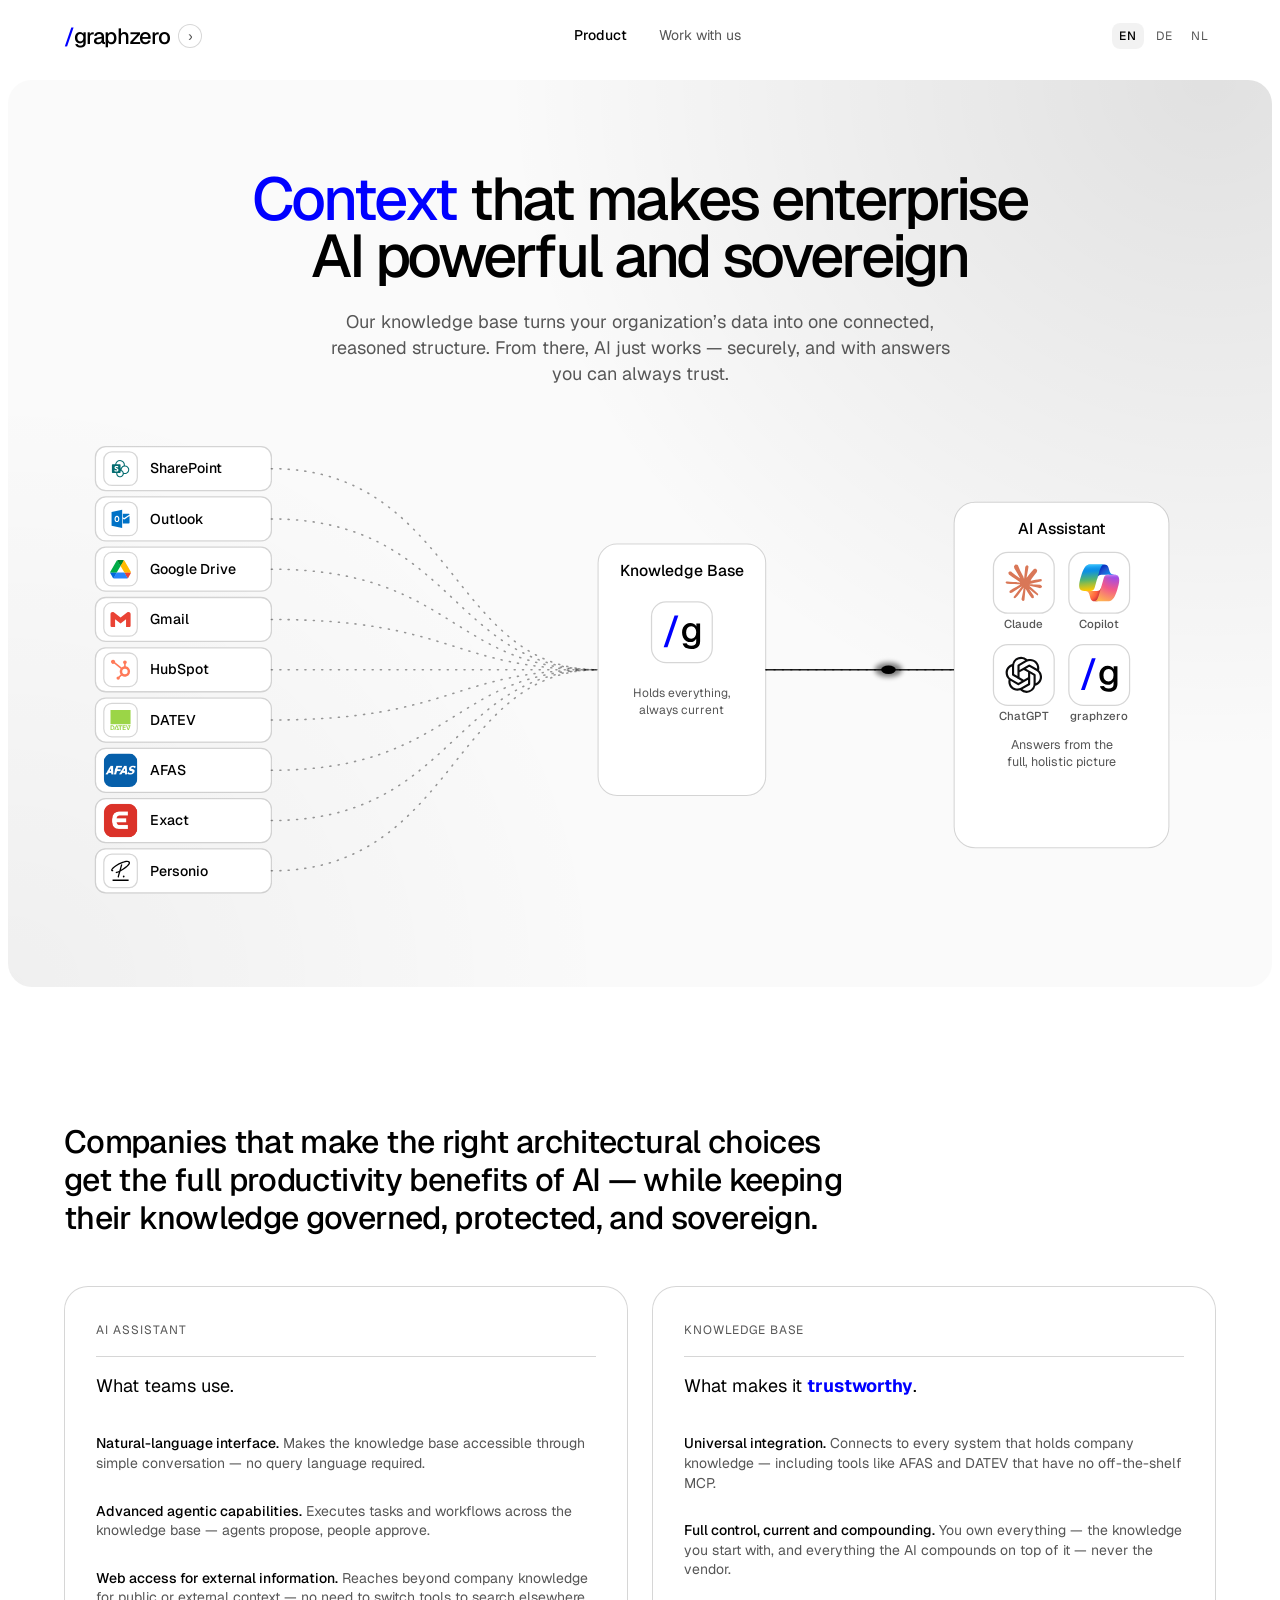
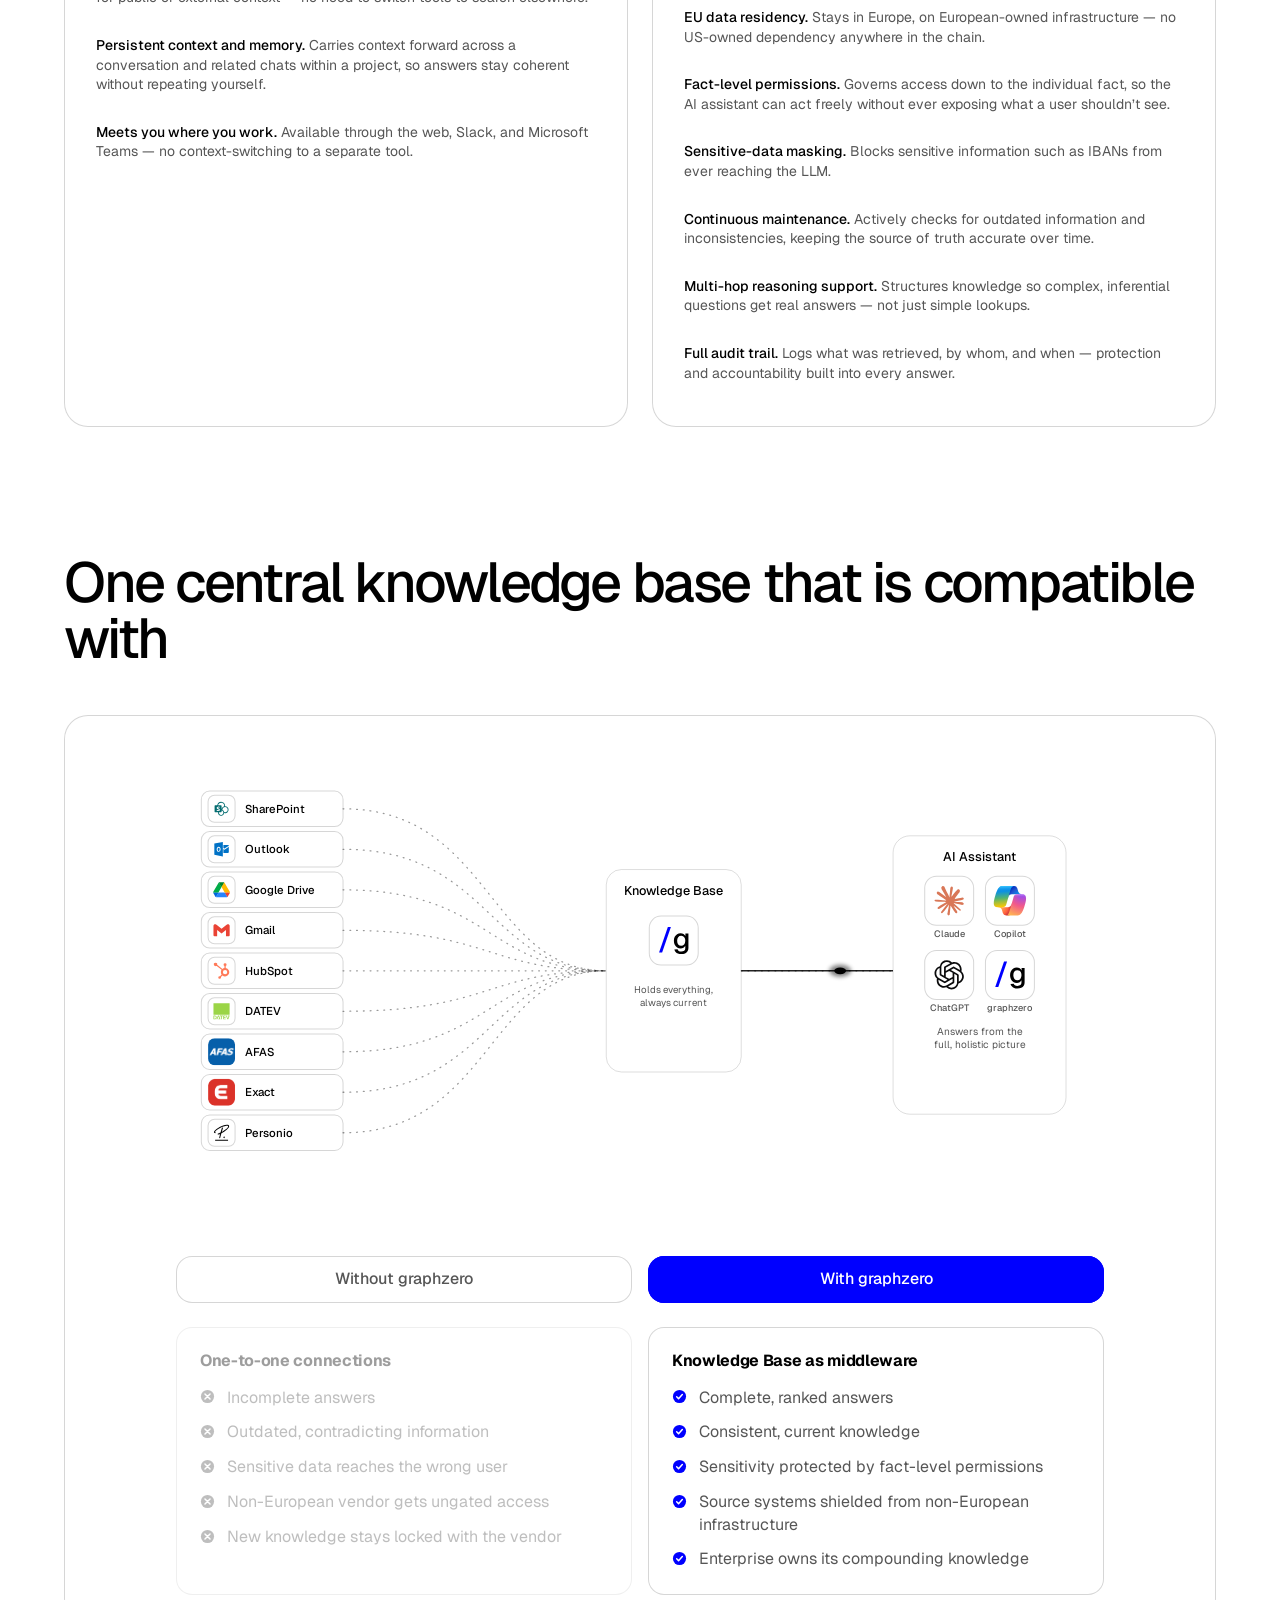
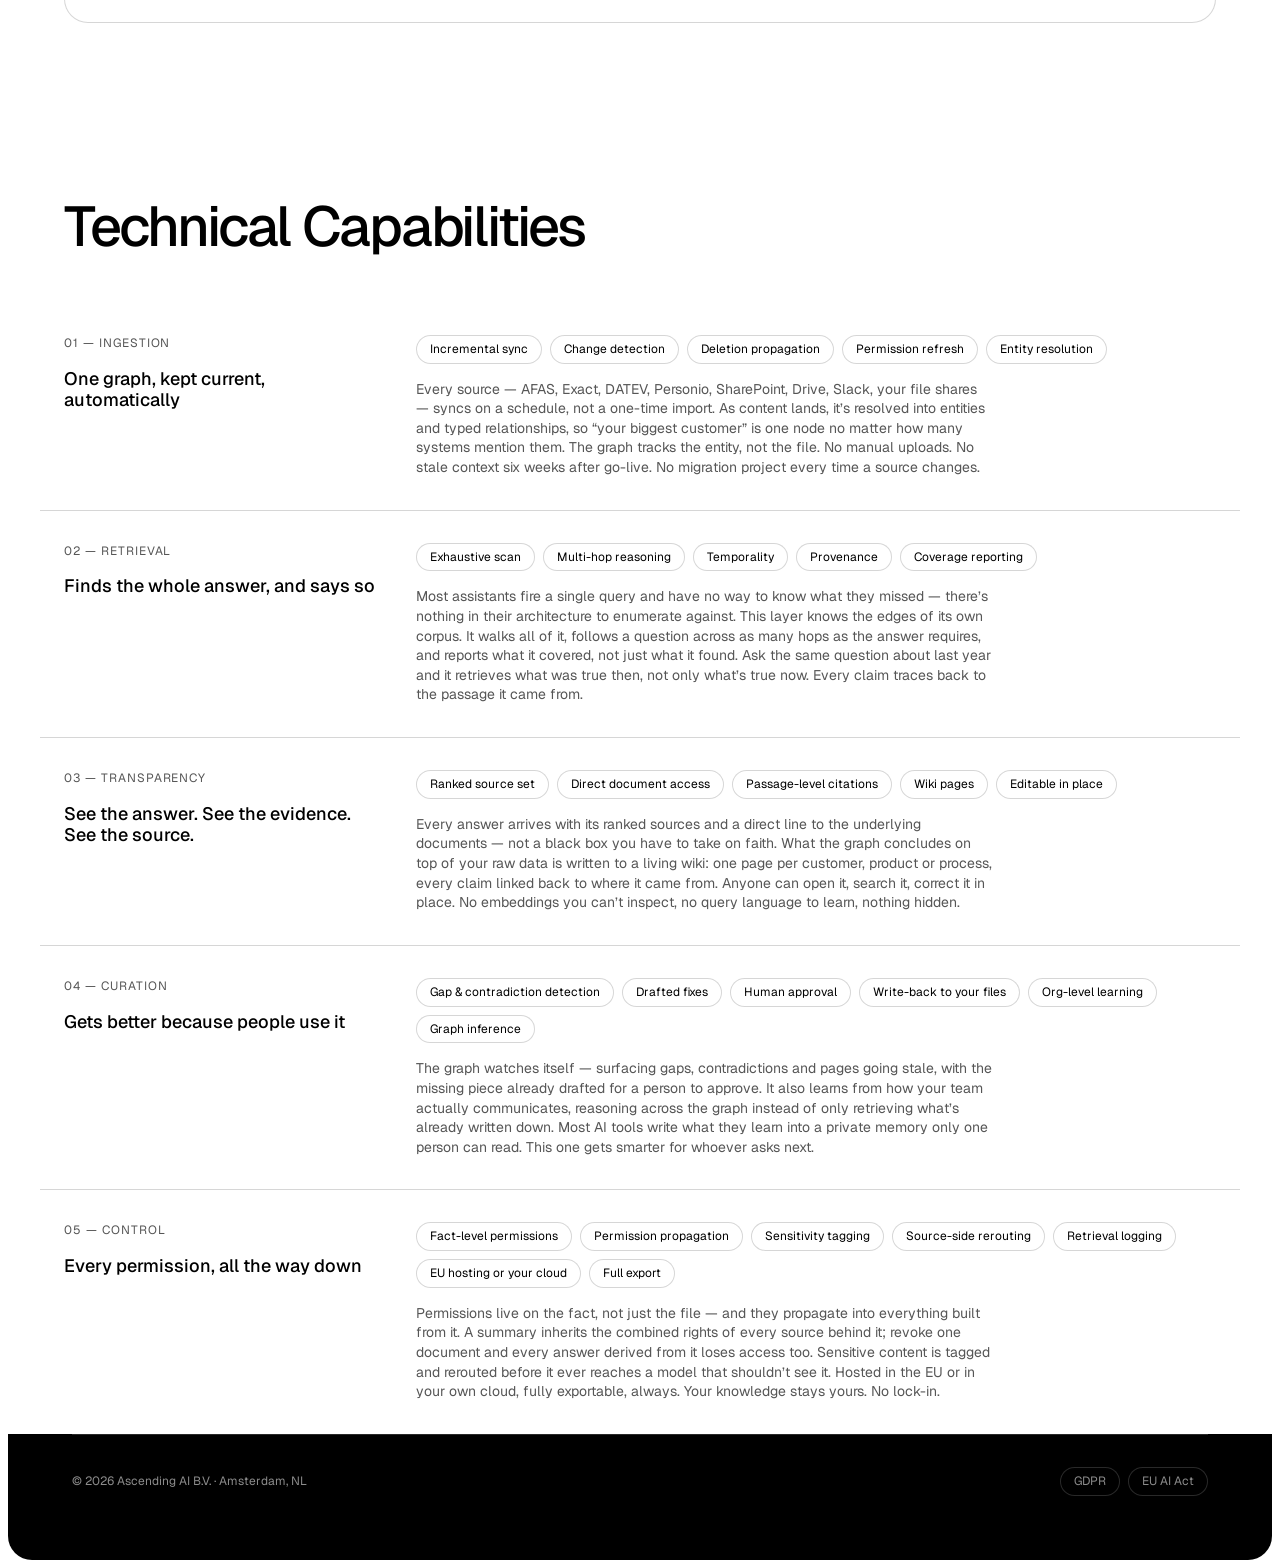
<file: index.html>
<!DOCTYPE html>
<html lang="en">
<head>
<meta charset="utf-8">
<meta name="viewport" content="width=device-width, initial-scale=1">
<title>graphzero 2 | Product</title>
<meta name="description" content="Our knowledge base turns your organization's data into one connected, reasoned structure. From there, AI just works - securely, and with answers you can always trust.">
<meta property="og:title" content="graphzero 2 | Product">
<meta property="og:description" content="Our knowledge base turns your organization's data into one connected, reasoned structure. From there, AI just works - securely, and with answers you can always trust.">
<meta property="og:type" content="website">
<link rel="preconnect" href="https://fonts.googleapis.com">
<link rel="preconnect" href="https://fonts.gstatic.com" crossorigin>
<link rel="stylesheet" href="https://fonts.googleapis.com/css2?family=Geist:wght@400;500;700&amp;display=swap">
<link rel="stylesheet" href="assets/design-system/styles.css">
<link rel="stylesheet" href="assets/site.css?v=6">
<link rel="icon" href="assets/graphzero-mark.svg?v=6" type="image/svg+xml">
</head>
<body data-surface="light">

<a class="skip" href="#main">Skip to content</a>

<div class="page" data-page="product">

  <!-- The wordmark is the way back to the top of the site. -->
  <header class="site-header">
    <div class="brand-switch" data-identity-switch>
      <!-- Two identities under comparison, and scaffolding like the hero mark's
           arrow: drop this wrapper, the .brand-switch rules and the identity
           block in site.js once one is chosen, leaving the <a> where it is. -->
      <a class="brand" href="index.html" title="/graphzero">
        <span class="brand__slash">/</span><span class="brand__name">graphzero</span>
      </a>
      <button class="brand-switch__arrow" type="button" data-identity-step="1"
              aria-label="Next identity">&rsaquo;</button>
    </div>

    <button class="nav-toggle" type="button" aria-expanded="false" aria-controls="site-nav" aria-label="Menu">
      <span class="nav-toggle__bar"></span>
      <span class="nav-toggle__bar"></span>
    </button>

    <nav class="site-nav" id="site-nav" aria-label="Primary">
      <a href="index.html" aria-current="page">Product</a>
      <a href="work-with-us.html">Work with us</a>

      <!-- Only ever seen in the sheet. The desktop bar has no room for it. -->
      <div class="nav-cta">
        <a class="btn btn--hero" href="mailto:david@ascending.ai?subject=Ascending%20AI">Book a founder call</a>
      </div>
    </nav>

    <div class="lang" role="group" aria-label="Language">
      <button class="lang__opt" type="button" data-lang="en" aria-current="true">EN</button>
      <button class="lang__opt" type="button" data-lang="de">DE</button>
      <button class="lang__opt" type="button" data-lang="nl">NL</button>
    </div>
  </header>

  <main id="main">

    <section class="hero hero--stack" id="context-layer">
      <div class="wrap hero__inner hero__inner--stack">
        <div class="hero__copy">
          <h1 class="display hero__title"><span class="hl">Context</span> that makes enterprise AI powerful and sovereign</h1>
          <p class="lead hero__lead">Our knowledge base turns your organization&rsquo;s data into one connected, reasoned structure. From there, AI just works &mdash; securely, and with answers you can always trust.</p>
        </div>

        <figure class="hero__figure af-flow2">
          <svg role="img" aria-label="Nine business systems feeding a knowledge base, which answers through Claude, Copilot, ChatGPT or our own assistant." viewBox="0 40 1100 580" preserveAspectRatio="xMidYMid meet" xmlns="http://www.w3.org/2000/svg">
                            <defs>
                              <filter id="af-blur-kb-hero" x="-200%" y="-200%" width="500%" height="500%">
                                <feGaussianBlur stdDeviation="2.6"/>
                              </filter>
                            </defs>
            
                      <g class="af-chip">
                        <rect class="af-chip-rect" x="30" y="97.0" width="168" height="42" rx="10"/>
                        <rect x="38" y="102.0" width="32" height="32" rx="7.7" class="af-logo-tile"/><g transform="translate(44.08,108.08) scale(0.8267)"><path fill="#036C70" d="M22 13.25q0 1.04-.4 1.95-.39.9-1.07 1.58t-1.59 1.08q-.91.39-1.94.39-.64 0-1.27-.16-.09.83-.46 1.54-.38.72-.97 1.25-.58.53-1.33.82-.76.3-1.59.3-.91 0-1.71-.35-.79-.34-1.39-.93-.59-.59-.93-1.39-.35-.8-.35-1.7v-.32q.03-.15.05-.31H2.83q-.33 0-.59-.24Q2 16.5 2 16.17V7.83q0-.33.24-.59Q2.5 7 2.83 7h2.95q.12-1.06.61-2 .48-.89 1.24-1.56.75-.68 1.71-1.06T11.38 2q1.16 0 2.18.44 1.03.45 1.79 1.21t1.21 1.79Q17 6.46 17 7.63v.31q0 .15-.04.31 1.04 0 1.95.39.92.39 1.59 1.07.71.67 1.1 1.58.4.92.4 1.96m-10.63-10q-.81 0-1.54.29-.74.28-1.33.78-.56.5-.95 1.18-.38.7-.5 1.5h4.12q.33 0 .59.25.24.25.24.58v4.12l.18-.03q.17-.62.5-1.18.32-.57.79-1.02.45-.45 1.03-.79.54-.33 1.17-.5.08-.43.08-.8 0-.91-.35-1.71-.34-.79-.94-1.38-.59-.59-1.38-.94-.8-.35-1.71-.35m-4.27 12q.45 0 .9-.09.42-.09.76-.31.34-.21.55-.56.19-.36.19-.88 0-.53-.2-.88-.22-.35-.55-.59-.33-.23-.71-.38l-.72-.29Q7 11.14 6.77 11q-.22-.15-.22-.38 0-.16.12-.27.12-.1.28-.15.16-.07.33-.09.18-.01.3-.01.49 0 .88.12.38.13.79.38V9.12Q9 9.05 8.81 9q-.2-.05-.39-.08-.2-.03-.42-.05-.2-.01-.45-.01-.43 0-.88.09-.45.1-.82.32-.35.23-.59.56-.23.35-.23.86 0 .5.22.81.22.35.55.59.33.23.7.41l.72.29q.34.14.56.29.22.16.22.38 0 .19-.11.3-.1.11-.26.16-.13.08-.32.08H7q-.59 0-1.04-.18-.46-.2-.92-.52v1.56q.99.39 2.06.39m4.27 5.5q.63 0 1.21-.25.57-.24 1-.66.42-.43.67-1t.25-1.21q0-.56-.19-1.07-.18-.51-.51-.91-.34-.41-.8-.69-.45-.28-1-.4v1.61q0 .33-.24.59-.26.24-.59.24H8.31q-.06.31-.06.63 0 .64.25 1.21.24.57.66 1 .43.42 1 .66.57.25 1.21.25M17 17q.77 0 1.45-.29.69-.29 1.2-.81.51-.51.81-1.19.29-.68.29-1.46 0-.75-.29-1.45-.3-.69-.81-1.2t-1.2-.81Q17.77 9.5 17 9.5t-1.45.3-1.19.81-.81 1.19q-.3.7-.3 1.45v.21l.02.22q.46.22.85.54.38.32.7.71.3.4.52.86.21.46.32.95.66.26 1.34.26"/></g>
                        <text class="af-chip-label" x="82" y="122.5">SharePoint</text>
                      </g>
                      <g class="af-chip">
                        <rect class="af-chip-rect" x="30" y="145.0" width="168" height="42" rx="10"/>
                        <rect x="38" y="150.0" width="32" height="32" rx="7.7" class="af-logo-tile"/><g transform="translate(44.08,156.08) scale(0.6200)"><path fill="#0072c6" d="M19.484 7.937v5.477l1.916 1.205a.5.5 0 0 0 .21 0l8.238-5.554a1.174 1.174 0 0 0-.959-1.128Z"/><path fill="#0072c6" d="m19.484 15.457l1.747 1.2a.52.52 0 0 0 .543 0c-.3.181 8.073-5.378 8.073-5.378v10.066a1.408 1.408 0 0 1-1.49 1.555h-8.874zm-9.044-2.525a1.61 1.61 0 0 0-1.42.838a4.13 4.13 0 0 0-.526 2.218A4.05 4.05 0 0 0 9.02 18.2a1.6 1.6 0 0 0 2.771.022a4 4 0 0 0 .515-2.2a4.37 4.37 0 0 0-.5-2.281a1.54 1.54 0 0 0-1.366-.809"/><path fill="#0072c6" d="M2.153 5.155v21.427L18.453 30V2Zm10.908 14.336a3.23 3.23 0 0 1-2.7 1.361a3.19 3.19 0 0 1-2.64-1.318A5.46 5.46 0 0 1 6.706 16.1a5.87 5.87 0 0 1 1.036-3.616a3.27 3.27 0 0 1 2.744-1.384a3.12 3.12 0 0 1 2.61 1.321a5.64 5.64 0 0 1 1 3.484a5.76 5.76 0 0 1-1.035 3.586"/></g>
                        <text class="af-chip-label" x="82" y="170.5">Outlook</text>
                      </g>
                      <g class="af-chip">
                        <rect class="af-chip-rect" x="30" y="193.0" width="168" height="42" rx="10"/>
                        <rect x="38" y="198.0" width="32" height="32" rx="7.7" class="af-logo-tile"/><g transform="translate(44.08,205.13) scale(0.0775)"><path fill="#0066da" d="m19.354 196.034l11.29 19.5c2.346 4.106 5.718 7.332 9.677 9.678q17.009-21.591 23.68-33.137q6.77-11.717 16.641-36.655q-26.604-3.502-40.32-3.502q-13.165 0-40.322 3.502c0 4.545 1.173 9.09 3.519 13.196z"/><path fill="#ea4335" d="M215.681 225.212c3.96-2.346 7.332-5.572 9.677-9.677l4.692-8.064l22.434-38.855a26.57 26.57 0 0 0 3.518-13.196q-27.315-3.502-40.247-3.502q-13.899 0-40.248 3.502q9.754 25.075 16.422 36.655q6.724 11.683 23.752 33.137"/><path fill="#00832d" d="M128.001 73.311q19.68-23.768 27.125-36.655q5.996-10.377 13.196-33.137C164.363 1.173 159.818 0 155.126 0h-54.25C96.184 0 91.64 1.32 87.68 3.519q9.16 26.103 15.544 37.154q7.056 12.213 24.777 32.638"/><path fill="#2684fc" d="M175.36 155.42H80.642l-40.32 69.792c3.958 2.346 8.503 3.519 13.195 3.519h148.968c4.692 0 9.238-1.32 13.196-3.52z"/><path fill="#00ac47" d="M128.001 73.311L87.681 3.52c-3.96 2.346-7.332 5.571-9.678 9.677L3.519 142.224A26.57 26.57 0 0 0 0 155.42h80.642z"/><path fill="#ffba00" d="m215.242 77.71l-37.243-64.514c-2.345-4.106-5.718-7.331-9.677-9.677l-40.32 69.792l47.358 82.109h80.496c0-4.546-1.173-9.09-3.519-13.196z"/></g>
                        <text class="af-chip-label" x="82" y="218.5">Google Drive</text>
                      </g>
                      <g class="af-chip">
                        <rect class="af-chip-rect" x="30" y="241.0" width="168" height="42" rx="10"/>
                        <rect x="38" y="246.0" width="32" height="32" rx="7.7" class="af-logo-tile"/><g transform="translate(44.40,252.40) scale(0.8000)"><path d="M24 5.457v13.909c0 .904-.732 1.636-1.636 1.636h-3.819V11.73L12 16.64l-6.545-4.91v9.273H1.636A1.636 1.636 0 0 1 0 19.366V5.457c0-2.023 2.309-3.178 3.927-1.964L5.455 4.64 12 9.548l6.545-4.91 1.528-1.145C21.69 2.28 24 3.434 24 5.457z" fill="#EA4335"/></g>
                        <text class="af-chip-label" x="82" y="266.5">Gmail</text>
                      </g>
                      <g class="af-chip">
                        <rect class="af-chip-rect" x="30" y="289.0" width="168" height="42" rx="10"/>
                        <rect x="38" y="294.0" width="32" height="32" rx="7.7" class="af-logo-tile"/><g transform="translate(44.40,300.40) scale(0.8000)"><path d="M18.164 7.93V5.084a2.198 2.198 0 001.267-1.978v-.067A2.2 2.2 0 0017.238.845h-.067a2.2 2.2 0 00-2.193 2.193v.067a2.196 2.196 0 001.252 1.973l.013.006v2.852a6.22 6.22 0 00-2.969 1.31l.012-.01-7.828-6.095A2.497 2.497 0 104.3 4.656l-.012.006 7.697 5.991a6.176 6.176 0 00-1.038 3.446c0 1.343.425 2.588 1.147 3.607l-.013-.02-2.342 2.343a1.968 1.968 0 00-.58-.095h-.002a2.033 2.033 0 102.033 2.033 1.978 1.978 0 00-.1-.595l.005.014 2.317-2.317a6.247 6.247 0 104.782-11.134l-.036-.005zm-.964 9.378a3.206 3.206 0 113.215-3.207v.002a3.206 3.206 0 01-3.207 3.207z" fill="#FF7A59"/></g>
                        <text class="af-chip-label" x="82" y="314.5">HubSpot</text>
                      </g>
                      <g class="af-chip">
                        <rect class="af-chip-rect" x="30" y="337.0" width="168" height="42" rx="10"/>
                        <rect x="38" y="342.0" width="32" height="32" rx="7.7" class="af-logo-tile"/><g transform="translate(44.40,348.40) scale(0.8000)"><path d="M0 .165v16.9174h23.9147V.1651Zm.017 18.1842v5.4857h1.9809c1.4754 0 2.7429-1.1832 2.7429-2.7005-.042-1.686-1.0982-2.7852-2.5736-2.7852zm6.62 0-2.1079 5.4857H5.706l1.6422-4.3428 1.3546 3.454h-1.524v.8888h3.0392l-2.1502-5.4857Zm2.6498 0v.9312h1.7778v4.5545h1.219v-4.5545h1.727v-.9312zm5.1894 0v5.4857h3.7926v-.8889h-2.6159v-1.5153h2.3196v-.9313h-2.3196v-1.219h2.4889v-.9312zm3.962 0 2.1502 5.4857h1.3037L24 18.3492h-2.9037v.9312h1.3884l-1.2699 3.327-1.5577-4.2582zm-17.2869.9312h.9313c.9271 0 1.5576.6735 1.5153 1.8117-.042 1.1804-.8425 1.8116-1.8116 1.8116h-.635Z" fill="#9BD547"/></g>
                        <text class="af-chip-label" x="82" y="362.5">DATEV</text>
                      </g>
                      <g class="af-chip">
                        <rect class="af-chip-rect" x="30" y="385.0" width="168" height="42" rx="10"/>
                        <image href="[data-uri]" x="38" y="390.0" width="32" height="32" preserveAspectRatio="xMidYMid slice" style="clip-path:inset(0 round 7.7px)"/>
                        <text class="af-chip-label" x="82" y="410.5">AFAS</text>
                      </g>
                      <g class="af-chip">
                        <rect class="af-chip-rect" x="30" y="433.0" width="168" height="42" rx="10"/>
                        <image href="[data-uri]" x="38" y="438.0" width="32" height="32" preserveAspectRatio="xMidYMid slice" style="clip-path:inset(0 round 7.7px)"/>
                        <text class="af-chip-label" x="82" y="458.5">Exact</text>
                      </g>
                      <g class="af-chip">
                        <rect class="af-chip-rect" x="30" y="481.0" width="168" height="42" rx="10"/>
                        <rect x="38" y="486.0" width="32" height="32" rx="7.7" class="af-logo-tile"/><g transform="translate(44.40,492.40) scale(0.8000)"><path d="M21.603 24H2.47v-1.563h19.133Zm-6.167-4.044c.557.145 1.137-.244 1.303-.867.166-.624-.157-1.25-.713-1.39-.556-.142-1.137.24-1.304.865-.167.624.156 1.25.714 1.39zM22.37.676c-1.737-1.347-5.387-.43-8.145.576A41.707 41.705 0 0 0 5.64 5.625C3.624 6.985 1.135 8.987.748 10.814a1.43 1.43 0 0 0 .28 1.263c.505.59 1.354.576 1.516.568a.781.781 0 0 0 .51-1.368.783.783 0 0 0-.58-.193.877.877 0 0 1-.181-.016c.58-2.136 6.69-6.232 12.47-8.342 3.858-1.408 5.964-1.342 6.649-.81.284.22.433.487.23 1.062-.545 1.535-3.2 3.96-7.108 6.48-.725.467-1.434.898-2.11 1.29.544-1.92 1.1-3.88 1.582-5.561a.782.782 0 0 0-1.504-.43 2070.72 2070.634 0 0 0-2.002 7.05c-1.564.811-2.754 1.3-3.22 1.366a.783.783 0 0 0-1.025 1.095c.134.226.4.476.929.476.088 0 .177-.007.264-.02.54-.073 1.417-.395 2.485-.884-.758 2.702-1.373 4.975-1.407 5.282a.781.781 0 0 0 .69.858.668.668 0 0 0 .087 0 .783.783 0 0 0 .775-.685c.062-.38.822-3.133 1.746-6.42a58.241 58.239 0 0 0 4.01-2.401c5.435-3.587 7.007-5.917 7.362-7.241.277-1.02-.017-1.93-.825-2.557z" fill="#000000"/></g>
                        <text class="af-chip-label" x="82" y="506.5">Personio</text>
                      </g>
            
                      <path class="af-line-kb" style="animation-delay:-0.0s" d="M198,118.0 C373,118.0 370,310.0 510,310"/>
                      <path class="af-line-kb" style="animation-delay:-0.18s" d="M198,166.0 C373,166.0 370,310.0 510,310"/>
                      <path class="af-line-kb" style="animation-delay:-0.36s" d="M198,214.0 C373,214.0 370,310.0 510,310"/>
                      <path class="af-line-kb" style="animation-delay:-0.54s" d="M198,262.0 C373,262.0 370,310.0 510,310"/>
                      <path class="af-line-kb" style="animation-delay:-0.72s" d="M198,310.0 C373,310.0 370,310.0 510,310"/>
                      <path class="af-line-kb" style="animation-delay:-0.9s" d="M198,358.0 C373,358.0 370,310.0 510,310"/>
                      <path class="af-line-kb" style="animation-delay:-1.08s" d="M198,406.0 C373,406.0 370,310.0 510,310"/>
                      <path class="af-line-kb" style="animation-delay:-1.26s" d="M198,454.0 C373,454.0 370,310.0 510,310"/>
                      <path class="af-line-kb" style="animation-delay:-1.44s" d="M198,502.0 C373,502.0 370,310.0 510,310"/>

                            <rect class="af-kb-rect" x="510" y="190" width="160" height="240" rx="18"/>
                            <text class="af-kb-title" x="590.0" y="220" text-anchor="middle">Knowledge Base</text>
                            <rect x="561.0" y="245.2" width="58" height="58" rx="13.9" class="af-logo-tile"/><g transform="translate(571.30,284.54) scale(0.03519,-0.03519)"><path d="M37 -110 333 750H435L140 -110Z" fill="#0000ff"/><path d="M289 -162Q226 -162 178.0 -143.0Q130 -124 99.0 -89.5Q68 -55 57 -9L167 -2Q178 -35 205.5 -54.5Q233 -74 289 -74Q355 -74 390.5 -46.0Q426 -18 426 39V116Q407 75 365.0 51.0Q323 27 271 27Q204 27 152.0 60.0Q100 93 71.0 151.0Q42 209 42 285Q42 362 70.5 420.0Q99 478 150.5 511.0Q202 544 267 544Q324 544 367.5 518.0Q411 492 430 448V532H532V42Q532 -24 502.5 -69.5Q473 -115 418.5 -138.5Q364 -162 289 -162ZM288 117Q350 117 387.5 162.0Q425 207 426 286Q427 338 410.0 375.5Q393 413 361.5 433.5Q330 454 288 454Q223 454 187.5 408.5Q152 363 152 286Q152 208 188.5 162.5Q225 117 288 117Z" fill="#000000" transform="translate(494,0)"/></g>
                            <text class="af-kb-sub" x="590.0" y="336" text-anchor="middle">Holds everything,</text>
                            <text class="af-kb-sub" x="590.0" y="352" text-anchor="middle">always current</text>

                      <path id="af-kb-link-path-hero" class="af-line-base" d="M670,310 L850,310"/>
                    <path class="af-line-flow" d="M670,310 L850,310"/>
                      <path class="af-line-glow" d="M670,310 L850,310">
                        <animate attributeName="opacity" values="0;0;0.85;0.85;0;0" keyTimes="0;0.00000;0.03571;0.51190;0.54762;1" dur="4.2s" begin="0s" repeatCount="indefinite" />
                      </path>
                      <g class="af-packet-ping">
                        <circle class="af-ping-ring" r="6"/>
                        <animateMotion dur="4.2s" begin="0s" repeatCount="indefinite" keyPoints="1;1;0;0" keyTimes="0;0.00000;0.20238;1" calcMode="linear"><mpath href="#af-kb-link-path-hero"/></animateMotion>
                        <animate attributeName="opacity" values="0;0;0.9;0.9;0;0" keyTimes="0;0.00000;0.01190;0.19048;0.20238;1" dur="4.2s" begin="0s" repeatCount="indefinite" />
                      </g>
                      <g class="af-pill" data-anim="1">
                        <ellipse class="af-pill-glow" cx="0" cy="0" rx="13" ry="7"/>
                        <ellipse class="af-pill-core" cx="0" cy="0" rx="7" ry="4"/>
                        <animateMotion dur="4.2s" begin="0s" repeatCount="indefinite" keyPoints="0;0;1;1" keyTimes="0;0.28571;0.54762;1" calcMode="linear"><mpath href="#af-kb-link-path-hero"/></animateMotion>
                        <animate attributeName="opacity" values="0;0;1;1;0;0" keyTimes="0;0.28571;0.30000;0.53333;0.54762;1" dur="4.2s" begin="0s" repeatCount="indefinite" />
                      </g>

                      <g class="af-ast-kb">
                        <rect class="af-ast-rect" x="850" y="150" width="205" height="330" rx="20"/>
                        <text class="af-ast-title" x="952.5" y="180" text-anchor="middle">AI Assistant</text>
        
                        <g>
                          <rect x="887.5" y="198.0" width="58" height="58" rx="13.9" class="af-logo-tile"/><g transform="translate(899.10,209.60) scale(1.4500)"><path d="M4.709 15.955l4.72-2.647.08-.23-.08-.128H9.2l-.79-.048-2.698-.073-2.339-.097-2.266-.122-.571-.121L0 11.784l.055-.352.48-.321.686.06 1.52.103 2.278.158 1.652.097 2.449.255h.389l.055-.157-.134-.098-.103-.097-2.358-1.596-2.552-1.688-1.336-.972-.724-.491-.364-.462-.158-1.008.656-.722.881.06.225.061.893.686 1.908 1.476 2.491 1.833.365.304.145-.103.019-.073-.164-.274-1.355-2.446-1.446-2.49-.644-1.032-.17-.619a2.97 2.97 0 01-.104-.729L6.283.134 6.696 0l.996.134.42.364.62 1.414 1.002 2.229 1.555 3.03.456.898.243.832.091.255h.158V9.01l.128-1.706.237-2.095.23-2.695.08-.76.376-.91.747-.492.584.28.48.685-.067.444-.286 1.851-.559 2.903-.364 1.942h.212l.243-.242.985-1.306 1.652-2.064.73-.82.85-.904.547-.431h1.033l.76 1.129-.34 1.166-1.064 1.347-.881 1.142-1.264 1.7-.79 1.36.073.11.188-.02 2.856-.606 1.543-.28 1.841-.315.833.388.091.395-.328.807-1.969.486-2.309.462-3.439.813-.042.03.049.061 1.549.146.662.036h1.622l3.02.225.79.522.474.638-.079.485-1.215.62-1.64-.389-3.829-.91-1.312-.329h-.182v.11l1.093 1.068 2.006 1.81 2.509 2.33.127.578-.322.455-.34-.049-2.205-1.657-.851-.747-1.926-1.62h-.128v.17l.444.649 2.345 3.521.122 1.08-.17.353-.608.213-.668-.122-1.374-1.925-1.415-2.167-1.143-1.943-.14.08-.674 7.254-.316.37-.729.28-.607-.461-.322-.747.322-1.476.389-1.924.315-1.53.286-1.9.17-.632-.012-.042-.14.018-1.434 1.967-2.18 2.945-1.726 1.845-.414.164-.717-.37.067-.662.401-.589 2.388-3.036 1.44-1.882.93-1.086-.006-.158h-.055L4.132 18.56l-1.13.146-.487-.456.061-.746.231-.243 1.908-1.312-.006.006z" fill="#D97757"/></g>
                          <text class="af-ast-label" x="916.5" y="270.0" text-anchor="middle">Claude</text>
                        </g>
                        <g>
                          <rect x="959.5" y="198.0" width="58" height="58" rx="13.9" class="af-logo-tile"/><g transform="translate(969.36,207.86) scale(1.5950)"><defs><defs><radialGradient cx="85.44%" cy="100.653%" fx="85.44%" fy="100.653%" gradientTransform="scale(-.8553 -1) rotate(50.927 2.041 -1.946)" id="af-copilot-grad-i2-0-hero" r="105.116%"><stop offset="9.6%" stop-color="#00AEFF"></stop><stop offset="77.3%" stop-color="#2253CE"></stop><stop offset="100%" stop-color="#0736C4"></stop></radialGradient><radialGradient cx="18.143%" cy="32.928%" fx="18.143%" fy="32.928%" gradientTransform="scale(.8897 1) rotate(52.069 .193 .352)" id="af-copilot-grad-i2-1-hero" r="95.612%"><stop offset="0%" stop-color="#FFB657"></stop><stop offset="63.4%" stop-color="#FF5F3D"></stop><stop offset="92.3%" stop-color="#C02B3C"></stop></radialGradient><radialGradient cx="82.987%" cy="-9.792%" fx="82.987%" fy="-9.792%" gradientTransform="scale(-1 -.9441) rotate(-70.872 .142 1.17)" id="af-copilot-grad-i2-4-hero" r="140.622%"><stop offset="6.6%" stop-color="#8C48FF"></stop><stop offset="50%" stop-color="#F2598A"></stop><stop offset="89.6%" stop-color="#FFB152"></stop></radialGradient><linearGradient id="af-copilot-grad-i2-2-hero" x1="39.465%" x2="46.884%" y1="12.117%" y2="103.774%"><stop offset="15.6%" stop-color="#0D91E1"></stop><stop offset="48.7%" stop-color="#52B471"></stop><stop offset="65.2%" stop-color="#98BD42"></stop><stop offset="93.7%" stop-color="#FFC800"></stop></linearGradient><linearGradient id="af-copilot-grad-i2-3-hero" x1="45.949%" x2="50%" y1="0%" y2="100%"><stop offset="0%" stop-color="#3DCBFF"></stop><stop offset="24.7%" stop-color="#0588F7" stop-opacity="0"></stop></linearGradient><linearGradient id="af-copilot-grad-i2-5-hero" x1="83.507%" x2="83.453%" y1="-6.106%" y2="21.131%"><stop offset="5.8%" stop-color="#F8ADFA"></stop><stop offset="70.8%" stop-color="#A86EDD" stop-opacity="0"></stop></linearGradient></defs></defs><path d="M17.533 1.829A2.528 2.528 0 0015.11 0h-.737a2.531 2.531 0 00-2.484 2.087l-1.263 6.937.314-1.08a2.528 2.528 0 012.424-1.833h4.284l1.797.706 1.731-.706h-.505a2.528 2.528 0 01-2.423-1.829l-.715-2.453z" fill="url(#af-copilot-grad-i2-0-hero)" transform="translate(0 1)"></path><path d="M6.726 20.16A2.528 2.528 0 009.152 22h1.566c1.37 0 2.49-1.1 2.525-2.48l.17-6.69-.357 1.228a2.528 2.528 0 01-2.423 1.83h-4.32l-1.54-.842-1.667.843h.497c1.124 0 2.113.75 2.426 1.84l.697 2.432z" fill="url(#af-copilot-grad-i2-1-hero)" transform="translate(0 1)"></path><path d="M15 0H6.252c-2.5 0-4 3.331-5 6.662-1.184 3.947-2.734 9.225 1.75 9.225H6.78c1.13 0 2.12-.753 2.43-1.847.657-2.317 1.809-6.359 2.713-9.436.46-1.563.842-2.906 1.43-3.742A1.97 1.97 0 0115 0" fill="url(#af-copilot-grad-i2-2-hero)" transform="translate(0 1)"></path><path d="M15 0H6.252c-2.5 0-4 3.331-5 6.662-1.184 3.947-2.734 9.225 1.75 9.225H6.78c1.13 0 2.12-.753 2.43-1.847.657-2.317 1.809-6.359 2.713-9.436.46-1.563.842-2.906 1.43-3.742A1.97 1.97 0 0115 0" fill="url(#af-copilot-grad-i2-3-hero)" transform="translate(0 1)"></path><path d="M9 22h8.749c2.5 0 4-3.332 5-6.663 1.184-3.948 2.734-9.227-1.75-9.227H17.22c-1.129 0-2.12.754-2.43 1.848a1149.2 1149.2 0 01-2.713 9.437c-.46 1.564-.842 2.907-1.43 3.743A1.97 1.97 0 019 22" fill="url(#af-copilot-grad-i2-4-hero)" transform="translate(0 1)"></path><path d="M9 22h8.749c2.5 0 4-3.332 5-6.663 1.184-3.948 2.734-9.227-1.75-9.227H17.22c-1.129 0-2.12.754-2.43 1.848a1149.2 1149.2 0 01-2.713 9.437c-.46 1.564-.842 2.907-1.43 3.743A1.97 1.97 0 019 22" fill="url(#af-copilot-grad-i2-5-hero)" transform="translate(0 1)"></path></g>
                          <text class="af-ast-label" x="988.5" y="270.0" text-anchor="middle">Copilot</text>
                        </g>
                        <g>
                          <rect x="887.5" y="286.0" width="58" height="58" rx="13.9" class="af-logo-tile"/><g transform="translate(899.10,297.60) scale(1.4500)"><path d="M9.205 8.658v-2.26c0-.19.072-.333.238-.428l4.543-2.616c.619-.357 1.356-.523 2.117-.523 2.854 0 4.662 2.212 4.662 4.566 0 .167 0 .357-.024.547l-4.71-2.759a.797.797 0 00-.856 0l-5.97 3.473zm10.609 8.8V12.06c0-.333-.143-.57-.429-.737l-5.97-3.473 1.95-1.118a.433.433 0 01.476 0l4.543 2.617c1.309.76 2.189 2.378 2.189 3.948 0 1.808-1.07 3.473-2.76 4.163zM7.802 12.703l-1.95-1.142c-.167-.095-.239-.238-.239-.428V5.899c0-2.545 1.95-4.472 4.591-4.472 1 0 1.927.333 2.712.928L8.23 5.067c-.285.166-.428.404-.428.737v6.898zM12 15.128l-2.795-1.57v-3.33L12 8.658l2.795 1.57v3.33L12 15.128zm1.796 7.23c-1 0-1.927-.332-2.712-.927l4.686-2.712c.285-.166.428-.404.428-.737v-6.898l1.974 1.142c.167.095.238.238.238.428v5.233c0 2.545-1.974 4.472-4.614 4.472zm-5.637-5.303l-4.544-2.617c-1.308-.761-2.188-2.378-2.188-3.948A4.482 4.482 0 014.21 6.327v5.423c0 .333.143.571.428.738l5.947 3.449-1.95 1.118a.432.432 0 01-.476 0zm-.262 3.9c-2.688 0-4.662-2.021-4.662-4.519 0-.19.024-.38.047-.57l4.686 2.71c.286.167.571.167.856 0l5.97-3.448v2.26c0 .19-.07.333-.237.428l-4.543 2.616c-.619.357-1.356.523-2.117.523zm5.899 2.83a5.947 5.947 0 005.827-4.756C22.287 18.339 24 15.84 24 13.296c0-1.665-.713-3.282-1.998-4.448.119-.5.19-.999.19-1.498 0-3.401-2.759-5.947-5.946-5.947-.642 0-1.26.095-1.88.31A5.962 5.962 0 0010.205 0a5.947 5.947 0 00-5.827 4.757C1.713 5.447 0 7.945 0 10.49c0 1.666.713 3.283 1.998 4.448-.119.5-.19 1-.19 1.499 0 3.401 2.759 5.946 5.946 5.946.642 0 1.26-.095 1.88-.309a5.96 5.96 0 004.162 1.713z" fill="#0B0B0C"/></g>
                          <text class="af-ast-label" x="916.5" y="358.0" text-anchor="middle">ChatGPT</text>
                        </g>
                        <g>
                          <rect x="959.5" y="286.0" width="58" height="58" rx="13.9" class="af-logo-tile"/><g transform="translate(969.80,325.34) scale(0.03519,-0.03519)"><path d="M37 -110 333 750H435L140 -110Z" fill="#0000ff"/><path d="M289 -162Q226 -162 178.0 -143.0Q130 -124 99.0 -89.5Q68 -55 57 -9L167 -2Q178 -35 205.5 -54.5Q233 -74 289 -74Q355 -74 390.5 -46.0Q426 -18 426 39V116Q407 75 365.0 51.0Q323 27 271 27Q204 27 152.0 60.0Q100 93 71.0 151.0Q42 209 42 285Q42 362 70.5 420.0Q99 478 150.5 511.0Q202 544 267 544Q324 544 367.5 518.0Q411 492 430 448V532H532V42Q532 -24 502.5 -69.5Q473 -115 418.5 -138.5Q364 -162 289 -162ZM288 117Q350 117 387.5 162.0Q425 207 426 286Q427 338 410.0 375.5Q393 413 361.5 433.5Q330 454 288 454Q223 454 187.5 408.5Q152 363 152 286Q152 208 188.5 162.5Q225 117 288 117Z" fill="#000000" transform="translate(494,0)"/></g>
                          <text class="af-ast-label" x="988.5" y="358.0" text-anchor="middle" data-identity-name>graphzero</text>
                        </g>
                        <text class="af-ast-sub" x="952.5" y="386.0" text-anchor="middle">Answers from the</text><text class="af-ast-sub" x="952.5" y="402.0" text-anchor="middle">full, holistic picture</text>
                      </g>
                          </svg>
        </figure>
      </div>
    </section>

    <section class="wrap sec" id="layers">
      <h2 class="h2 sec-head" style="max-width:44ch">Companies that make the right architectural choices get the full productivity benefits of AI &mdash; while keeping their knowledge governed, protected, and sovereign.</h2>

      <!-- Two columns because the point is that these are two layers, not one
           list. The assistant is what people touch; the knowledge base is what
           makes what they touch trustworthy. -->
      <div class="layer-grid">
        <article class="layer-card">
          <span class="eyebrow">AI Assistant</span>
          <hr class="rule">
          <p class="layer-card__role">What teams use.</p>
          <ul class="layer-list">
          <li><strong>Natural-language interface.</strong> Makes the knowledge base accessible through simple conversation — no query language required.</li>
          <li><strong>Advanced agentic capabilities.</strong> Executes tasks and workflows across the knowledge base — agents propose, people approve.</li>
          <li><strong>Web access for external information.</strong> Reaches beyond company knowledge for public or external context — no need to switch tools to search elsewhere.</li>
          <li><strong>Persistent context and memory.</strong> Carries context forward across a conversation and related chats within a project, so answers stay coherent without repeating yourself.</li>
          <li><strong>Meets you where you work.</strong> Available through the web, Slack, and Microsoft Teams — no context-switching to a separate tool.</li>
          </ul>
        </article>

        <article class="layer-card">
          <span class="eyebrow">Knowledge Base</span>
          <hr class="rule">
          <p class="layer-card__role">What makes it <span class="hl">trustworthy</span>.</p>
          <ul class="layer-list">
          <li><strong>Universal integration.</strong> Connects to every system that holds company knowledge — including tools like AFAS and DATEV that have no off-the-shelf MCP.</li>
          <li><strong>Full control, current and compounding.</strong> You own everything — the knowledge you start with, and everything the AI compounds on top of it — never the vendor.</li>
          <li><strong>EU data residency.</strong> Stays in Europe, on European-owned infrastructure — no US-owned dependency anywhere in the chain.</li>
          <li><strong>Fact-level permissions.</strong> Governs access down to the individual fact, so the AI assistant can act freely without ever exposing what a user shouldn’t see.</li>
          <li><strong>Sensitive-data masking.</strong> Blocks sensitive information such as IBANs from ever reaching the LLM.</li>
          <li><strong>Continuous maintenance.</strong> Actively checks for outdated information and inconsistencies, keeping the source of truth accurate over time.</li>
          <li><strong>Multi-hop reasoning support.</strong> Structures knowledge so complex, inferential questions get real answers — not just simple lookups.</li>
          <li><strong>Full audit trail.</strong> Logs what was retrieved, by whom, and when — protection and accountability built into every answer.</li>
          </ul>
        </article>
      </div>
    </section>

    <section class="wrap sec" id="architecture">
      <!-- Imported whole from the source file, markup and scoped styles
           together. Everything it needs is inside it: no script, no external
           asset, the logos inlined as data URIs and the view toggle done with
           a radio input rather than JavaScript. Its own class prefix keeps it
           off the page's namespace, and it asks for the same font stack the
           site already loads.

           Two things to know before touching it. Its ids are page-global, so a
           second copy on this page would need every id and every matching
           for=/href= suffixed. And AFAS and Exact draw as monogram tiles rather
           than logos, because the source had no verified mark for them &mdash;
           those two are the ones to swap if official assets turn up. -->
      <h2 class="h3-fixed af-head">One central knowledge base that is compatible with
        <!-- One line, five names, one at a time. All five stay in the markup:
             a screen reader reads the list, which is the same claim the
             animation is making one word at a time. -->
        <span class="rotator">
          <span class="rotator__item">Claude.</span>
          <span class="rotator__item">Copilot.</span>
          <span class="rotator__item">ChatGPT.</span>
          <span class="rotator__item"><span data-identity-name>graphzero</span> Search &amp; Agents.</span>
          <span class="rotator__item">your AI Assistant.</span>
        </span>
      </h2>

      <div class="embed">
      <div class="af-flow2 af-flow2--split" role="img" aria-label="Two diagrams comparing a direct MCP connection to source systems versus a knowledge base middleware that aggregates all sources before answering.">

        <input type="radio" id="af-tab-direct" name="af-tabs2" class="af-radio">
        <input type="radio" id="af-tab-kb" name="af-tabs2" class="af-radio" checked>

        <div class="af-panel">

          <!-- ================= VIEW 1 — One-to-one connections ================= -->
          <div class="af-view af-view-direct">
            <div class="af-row">
              <div class="af-diagram-col">
                <svg viewBox="0 40 1100 580" preserveAspectRatio="xMidYMid meet" xmlns="http://www.w3.org/2000/svg">
                  <defs>
                    <filter id="af-blur" x="-200%" y="-200%" width="500%" height="500%">
                      <feGaussianBlur stdDeviation="2.6"/>
                    </filter>
                  </defs>
            
            <g class="af-chip">
              <rect class="af-chip-rect" x="30" y="97.0" width="168" height="42" rx="10"/>
              <rect x="38" y="102.0" width="32" height="32" rx="7.7" class="af-logo-tile"/><g transform="translate(44.08,108.08) scale(0.8267)"><path fill="#036C70" d="M22 13.25q0 1.04-.4 1.95-.39.9-1.07 1.58t-1.59 1.08q-.91.39-1.94.39-.64 0-1.27-.16-.09.83-.46 1.54-.38.72-.97 1.25-.58.53-1.33.82-.76.3-1.59.3-.91 0-1.71-.35-.79-.34-1.39-.93-.59-.59-.93-1.39-.35-.8-.35-1.7v-.32q.03-.15.05-.31H2.83q-.33 0-.59-.24Q2 16.5 2 16.17V7.83q0-.33.24-.59Q2.5 7 2.83 7h2.95q.12-1.06.61-2 .48-.89 1.24-1.56.75-.68 1.71-1.06T11.38 2q1.16 0 2.18.44 1.03.45 1.79 1.21t1.21 1.79Q17 6.46 17 7.63v.31q0 .15-.04.31 1.04 0 1.95.39.92.39 1.59 1.07.71.67 1.1 1.58.4.92.4 1.96m-10.63-10q-.81 0-1.54.29-.74.28-1.33.78-.56.5-.95 1.18-.38.7-.5 1.5h4.12q.33 0 .59.25.24.25.24.58v4.12l.18-.03q.17-.62.5-1.18.32-.57.79-1.02.45-.45 1.03-.79.54-.33 1.17-.5.08-.43.08-.8 0-.91-.35-1.71-.34-.79-.94-1.38-.59-.59-1.38-.94-.8-.35-1.71-.35m-4.27 12q.45 0 .9-.09.42-.09.76-.31.34-.21.55-.56.19-.36.19-.88 0-.53-.2-.88-.22-.35-.55-.59-.33-.23-.71-.38l-.72-.29Q7 11.14 6.77 11q-.22-.15-.22-.38 0-.16.12-.27.12-.1.28-.15.16-.07.33-.09.18-.01.3-.01.49 0 .88.12.38.13.79.38V9.12Q9 9.05 8.81 9q-.2-.05-.39-.08-.2-.03-.42-.05-.2-.01-.45-.01-.43 0-.88.09-.45.1-.82.32-.35.23-.59.56-.23.35-.23.86 0 .5.22.81.22.35.55.59.33.23.7.41l.72.29q.34.14.56.29.22.16.22.38 0 .19-.11.3-.1.11-.26.16-.13.08-.32.08H7q-.59 0-1.04-.18-.46-.2-.92-.52v1.56q.99.39 2.06.39m4.27 5.5q.63 0 1.21-.25.57-.24 1-.66.42-.43.67-1t.25-1.21q0-.56-.19-1.07-.18-.51-.51-.91-.34-.41-.8-.69-.45-.28-1-.4v1.61q0 .33-.24.59-.26.24-.59.24H8.31q-.06.31-.06.63 0 .64.25 1.21.24.57.66 1 .43.42 1 .66.57.25 1.21.25M17 17q.77 0 1.45-.29.69-.29 1.2-.81.51-.51.81-1.19.29-.68.29-1.46 0-.75-.29-1.45-.3-.69-.81-1.2t-1.2-.81Q17.77 9.5 17 9.5t-1.45.3-1.19.81-.81 1.19q-.3.7-.3 1.45v.21l.02.22q.46.22.85.54.38.32.7.71.3.4.52.86.21.46.32.95.66.26 1.34.26"/></g>
              <text class="af-chip-label" x="82" y="122.5">SharePoint</text>
            </g>
            <g class="af-chip">
              <rect class="af-chip-rect" x="30" y="145.0" width="168" height="42" rx="10"/>
              <rect x="38" y="150.0" width="32" height="32" rx="7.7" class="af-logo-tile"/><g transform="translate(44.08,156.08) scale(0.6200)"><path fill="#0072c6" d="M19.484 7.937v5.477l1.916 1.205a.5.5 0 0 0 .21 0l8.238-5.554a1.174 1.174 0 0 0-.959-1.128Z"/><path fill="#0072c6" d="m19.484 15.457l1.747 1.2a.52.52 0 0 0 .543 0c-.3.181 8.073-5.378 8.073-5.378v10.066a1.408 1.408 0 0 1-1.49 1.555h-8.874zm-9.044-2.525a1.61 1.61 0 0 0-1.42.838a4.13 4.13 0 0 0-.526 2.218A4.05 4.05 0 0 0 9.02 18.2a1.6 1.6 0 0 0 2.771.022a4 4 0 0 0 .515-2.2a4.37 4.37 0 0 0-.5-2.281a1.54 1.54 0 0 0-1.366-.809"/><path fill="#0072c6" d="M2.153 5.155v21.427L18.453 30V2Zm10.908 14.336a3.23 3.23 0 0 1-2.7 1.361a3.19 3.19 0 0 1-2.64-1.318A5.46 5.46 0 0 1 6.706 16.1a5.87 5.87 0 0 1 1.036-3.616a3.27 3.27 0 0 1 2.744-1.384a3.12 3.12 0 0 1 2.61 1.321a5.64 5.64 0 0 1 1 3.484a5.76 5.76 0 0 1-1.035 3.586"/></g>
              <text class="af-chip-label" x="82" y="170.5">Outlook</text>
            </g>
            <g class="af-chip">
              <rect class="af-chip-rect" x="30" y="193.0" width="168" height="42" rx="10"/>
              <rect x="38" y="198.0" width="32" height="32" rx="7.7" class="af-logo-tile"/><g transform="translate(44.08,205.13) scale(0.0775)"><path fill="#0066da" d="m19.354 196.034l11.29 19.5c2.346 4.106 5.718 7.332 9.677 9.678q17.009-21.591 23.68-33.137q6.77-11.717 16.641-36.655q-26.604-3.502-40.32-3.502q-13.165 0-40.322 3.502c0 4.545 1.173 9.09 3.519 13.196z"/><path fill="#ea4335" d="M215.681 225.212c3.96-2.346 7.332-5.572 9.677-9.677l4.692-8.064l22.434-38.855a26.57 26.57 0 0 0 3.518-13.196q-27.315-3.502-40.247-3.502q-13.899 0-40.248 3.502q9.754 25.075 16.422 36.655q6.724 11.683 23.752 33.137"/><path fill="#00832d" d="M128.001 73.311q19.68-23.768 27.125-36.655q5.996-10.377 13.196-33.137C164.363 1.173 159.818 0 155.126 0h-54.25C96.184 0 91.64 1.32 87.68 3.519q9.16 26.103 15.544 37.154q7.056 12.213 24.777 32.638"/><path fill="#2684fc" d="M175.36 155.42H80.642l-40.32 69.792c3.958 2.346 8.503 3.519 13.195 3.519h148.968c4.692 0 9.238-1.32 13.196-3.52z"/><path fill="#00ac47" d="M128.001 73.311L87.681 3.52c-3.96 2.346-7.332 5.571-9.678 9.677L3.519 142.224A26.57 26.57 0 0 0 0 155.42h80.642z"/><path fill="#ffba00" d="m215.242 77.71l-37.243-64.514c-2.345-4.106-5.718-7.331-9.677-9.677l-40.32 69.792l47.358 82.109h80.496c0-4.546-1.173-9.09-3.519-13.196z"/></g>
              <text class="af-chip-label" x="82" y="218.5">Google Drive</text>
            </g>
            <g class="af-chip">
              <rect class="af-chip-rect" x="30" y="241.0" width="168" height="42" rx="10"/>
              <rect x="38" y="246.0" width="32" height="32" rx="7.7" class="af-logo-tile"/><g transform="translate(44.40,252.40) scale(0.8000)"><path d="M24 5.457v13.909c0 .904-.732 1.636-1.636 1.636h-3.819V11.73L12 16.64l-6.545-4.91v9.273H1.636A1.636 1.636 0 0 1 0 19.366V5.457c0-2.023 2.309-3.178 3.927-1.964L5.455 4.64 12 9.548l6.545-4.91 1.528-1.145C21.69 2.28 24 3.434 24 5.457z" fill="#EA4335"/></g>
              <text class="af-chip-label" x="82" y="266.5">Gmail</text>
            </g>
            <g class="af-chip">
              <rect class="af-chip-rect" x="30" y="289.0" width="168" height="42" rx="10"/>
              <rect x="38" y="294.0" width="32" height="32" rx="7.7" class="af-logo-tile"/><g transform="translate(44.40,300.40) scale(0.8000)"><path d="M18.164 7.93V5.084a2.198 2.198 0 001.267-1.978v-.067A2.2 2.2 0 0017.238.845h-.067a2.2 2.2 0 00-2.193 2.193v.067a2.196 2.196 0 001.252 1.973l.013.006v2.852a6.22 6.22 0 00-2.969 1.31l.012-.01-7.828-6.095A2.497 2.497 0 104.3 4.656l-.012.006 7.697 5.991a6.176 6.176 0 00-1.038 3.446c0 1.343.425 2.588 1.147 3.607l-.013-.02-2.342 2.343a1.968 1.968 0 00-.58-.095h-.002a2.033 2.033 0 102.033 2.033 1.978 1.978 0 00-.1-.595l.005.014 2.317-2.317a6.247 6.247 0 104.782-11.134l-.036-.005zm-.964 9.378a3.206 3.206 0 113.215-3.207v.002a3.206 3.206 0 01-3.207 3.207z" fill="#FF7A59"/></g>
              <text class="af-chip-label" x="82" y="314.5">HubSpot</text>
            </g>
            <g class="af-chip af-chip-muted">
              <rect class="af-chip-rect" x="30" y="337.0" width="168" height="42" rx="10"/>
              <rect x="38" y="342.0" width="32" height="32" rx="7.7" class="af-logo-tile"/><g transform="translate(44.40,348.40) scale(0.8000)"><path d="M0 .165v16.9174h23.9147V.1651Zm.017 18.1842v5.4857h1.9809c1.4754 0 2.7429-1.1832 2.7429-2.7005-.042-1.686-1.0982-2.7852-2.5736-2.7852zm6.62 0-2.1079 5.4857H5.706l1.6422-4.3428 1.3546 3.454h-1.524v.8888h3.0392l-2.1502-5.4857Zm2.6498 0v.9312h1.7778v4.5545h1.219v-4.5545h1.727v-.9312zm5.1894 0v5.4857h3.7926v-.8889h-2.6159v-1.5153h2.3196v-.9313h-2.3196v-1.219h2.4889v-.9312zm3.962 0 2.1502 5.4857h1.3037L24 18.3492h-2.9037v.9312h1.3884l-1.2699 3.327-1.5577-4.2582zm-17.2869.9312h.9313c.9271 0 1.5576.6735 1.5153 1.8117-.042 1.1804-.8425 1.8116-1.8116 1.8116h-.635Z" fill="#b9b9c2"/></g>
              <text class="af-chip-label" x="82" y="362.5">DATEV</text>
            </g>
            <g class="af-chip af-chip-muted">
              <rect class="af-chip-rect" x="30" y="385.0" width="168" height="42" rx="10"/>
              <image href="[data-uri]" x="38" y="390.0" width="32" height="32" preserveAspectRatio="xMidYMid slice" style="clip-path:inset(0 round 7.7px);opacity:0.45;filter:grayscale(1)"/>
              <text class="af-chip-label" x="82" y="410.5">AFAS</text>
            </g>
            <g class="af-chip af-chip-muted">
              <rect class="af-chip-rect" x="30" y="433.0" width="168" height="42" rx="10"/>
              <image href="[data-uri]" x="38" y="438.0" width="32" height="32" preserveAspectRatio="xMidYMid slice" style="clip-path:inset(0 round 7.7px);opacity:0.45;filter:grayscale(1)"/>
              <text class="af-chip-label" x="82" y="458.5">Exact</text>
            </g>
            <g class="af-chip af-chip-muted">
              <rect class="af-chip-rect" x="30" y="481.0" width="168" height="42" rx="10"/>
              <rect x="38" y="486.0" width="32" height="32" rx="7.7" class="af-logo-tile"/><g transform="translate(44.40,492.40) scale(0.8000)"><path d="M21.603 24H2.47v-1.563h19.133Zm-6.167-4.044c.557.145 1.137-.244 1.303-.867.166-.624-.157-1.25-.713-1.39-.556-.142-1.137.24-1.304.865-.167.624.156 1.25.714 1.39zM22.37.676c-1.737-1.347-5.387-.43-8.145.576A41.707 41.705 0 0 0 5.64 5.625C3.624 6.985 1.135 8.987.748 10.814a1.43 1.43 0 0 0 .28 1.263c.505.59 1.354.576 1.516.568a.781.781 0 0 0 .51-1.368.783.783 0 0 0-.58-.193.877.877 0 0 1-.181-.016c.58-2.136 6.69-6.232 12.47-8.342 3.858-1.408 5.964-1.342 6.649-.81.284.22.433.487.23 1.062-.545 1.535-3.2 3.96-7.108 6.48-.725.467-1.434.898-2.11 1.29.544-1.92 1.1-3.88 1.582-5.561a.782.782 0 0 0-1.504-.43 2070.72 2070.634 0 0 0-2.002 7.05c-1.564.811-2.754 1.3-3.22 1.366a.783.783 0 0 0-1.025 1.095c.134.226.4.476.929.476.088 0 .177-.007.264-.02.54-.073 1.417-.395 2.485-.884-.758 2.702-1.373 4.975-1.407 5.282a.781.781 0 0 0 .69.858.668.668 0 0 0 .087 0 .783.783 0 0 0 .775-.685c.062-.38.822-3.133 1.746-6.42a58.241 58.239 0 0 0 4.01-2.401c5.435-3.587 7.007-5.917 7.362-7.241.277-1.02-.017-1.93-.825-2.557z" fill="#b9b9c2"/></g>
              <text class="af-chip-label" x="82" y="506.5">Personio</text>
            </g>
            
            <g class="af-flow-unit">
              <path id="af-dpath-0" class="af-line-base af-line-direct" d="M198,118.0 C428,118.0 620,310.0 850,310"/>
              <path class="af-line-glow af-line-direct" d="M198,118.0 C428,118.0 620,310.0 850,310">
                <animate attributeName="opacity" values="0;0;0.85;0.85;0;0" keyTimes="0;0.00000;0.00937;0.13125;0.14062;1" dur="16.0s" begin="0s" repeatCount="indefinite" />
              </path>
              <circle class="af-chip-pulse" cx="54.0" cy="118.0" r="22.0">
                <animate attributeName="opacity" values="0;0;0.55;0.55;0;0" keyTimes="0;0.00000;0.00937;0.13125;0.14062;1" dur="16.0s" begin="0s" repeatCount="indefinite" />
              </circle>
              <g class="af-packet-ping">
                <circle class="af-ping-ring" r="6"/>
                <animateMotion dur="16.0s" begin="0s" repeatCount="indefinite" keyPoints="1;1;0;0" keyTimes="0;0.00000;0.05937;1" calcMode="linear"><mpath href="#af-dpath-0"/></animateMotion>
                <animate attributeName="opacity" values="0;0;0.9;0.9;0;0" keyTimes="0;0.00000;0.00313;0.05625;0.05937;1" dur="16.0s" begin="0s" repeatCount="indefinite" />
              </g>
              <g class="af-packet">
                <circle class="af-packet-glow" r="6.5"/>
                <circle class="af-packet-core" r="2.6"/>
                <animateMotion dur="16.0s" begin="0s" repeatCount="indefinite" keyPoints="0;0;1;1" keyTimes="0;0.08125;0.14062;1" calcMode="linear"><mpath href="#af-dpath-0"/></animateMotion>
                <animate attributeName="opacity" values="0;0;1;1;0;0" keyTimes="0;0.08125;0.08500;0.13687;0.14062;1" dur="16.0s" begin="0s" repeatCount="indefinite" />
              </g>
            </g>
            <g class="af-flow-unit">
              <path id="af-dpath-1" class="af-line-base af-line-direct" d="M198,166.0 C428,166.0 620,310.0 850,310"/>
              <path class="af-line-glow af-line-direct" d="M198,166.0 C428,166.0 620,310.0 850,310">
                <animate attributeName="opacity" values="0;0;0.85;0.85;0;0" keyTimes="0;0.16250;0.17188;0.29375;0.30312;1" dur="16.0s" begin="0s" repeatCount="indefinite" />
              </path>
              <circle class="af-chip-pulse" cx="54.0" cy="166.0" r="22.0">
                <animate attributeName="opacity" values="0;0;0.55;0.55;0;0" keyTimes="0;0.16250;0.17188;0.29375;0.30312;1" dur="16.0s" begin="0s" repeatCount="indefinite" />
              </circle>
              <g class="af-packet-ping">
                <circle class="af-ping-ring" r="6"/>
                <animateMotion dur="16.0s" begin="0s" repeatCount="indefinite" keyPoints="1;1;0;0" keyTimes="0;0.16250;0.22187;1" calcMode="linear"><mpath href="#af-dpath-1"/></animateMotion>
                <animate attributeName="opacity" values="0;0;0.9;0.9;0;0" keyTimes="0;0.16250;0.16562;0.21875;0.22187;1" dur="16.0s" begin="0s" repeatCount="indefinite" />
              </g>
              <g class="af-packet">
                <circle class="af-packet-glow" r="6.5"/>
                <circle class="af-packet-core" r="2.6"/>
                <animateMotion dur="16.0s" begin="0s" repeatCount="indefinite" keyPoints="0;0;1;1" keyTimes="0;0.24375;0.30312;1" calcMode="linear"><mpath href="#af-dpath-1"/></animateMotion>
                <animate attributeName="opacity" values="0;0;1;1;0;0" keyTimes="0;0.24375;0.24750;0.29938;0.30312;1" dur="16.0s" begin="0s" repeatCount="indefinite" />
              </g>
            </g>
            <g class="af-flow-unit">
              <path id="af-dpath-2" class="af-line-base af-line-direct" d="M198,214.0 C428,214.0 620,310.0 850,310"/>
              <path class="af-line-glow af-line-direct" d="M198,214.0 C428,214.0 620,310.0 850,310">
                <animate attributeName="opacity" values="0;0;0.85;0.85;0;0" keyTimes="0;0.40000;0.40938;0.53125;0.54063;1" dur="16.0s" begin="0s" repeatCount="indefinite" />
              </path>
              <circle class="af-chip-pulse" cx="54.0" cy="214.0" r="22.0">
                <animate attributeName="opacity" values="0;0;0.55;0.55;0;0" keyTimes="0;0.40000;0.40938;0.53125;0.54063;1" dur="16.0s" begin="0s" repeatCount="indefinite" />
              </circle>
              <g class="af-packet-ping">
                <circle class="af-ping-ring" r="6"/>
                <animateMotion dur="16.0s" begin="0s" repeatCount="indefinite" keyPoints="1;1;0;0" keyTimes="0;0.40000;0.45938;1" calcMode="linear"><mpath href="#af-dpath-2"/></animateMotion>
                <animate attributeName="opacity" values="0;0;0.9;0.9;0;0" keyTimes="0;0.40000;0.40313;0.45625;0.45938;1" dur="16.0s" begin="0s" repeatCount="indefinite" />
              </g>
              <g class="af-packet">
                <circle class="af-packet-glow" r="6.5"/>
                <circle class="af-packet-core" r="2.6"/>
                <animateMotion dur="16.0s" begin="0s" repeatCount="indefinite" keyPoints="0;0;1;1" keyTimes="0;0.48125;0.54063;1" calcMode="linear"><mpath href="#af-dpath-2"/></animateMotion>
                <animate attributeName="opacity" values="0;0;1;1;0;0" keyTimes="0;0.48125;0.48500;0.53687;0.54063;1" dur="16.0s" begin="0s" repeatCount="indefinite" />
              </g>
            </g>
            <g class="af-flow-unit">
              <path id="af-dpath-3" class="af-line-base af-line-direct" d="M198,262.0 C428,262.0 620,310.0 850,310"/>
              <path class="af-line-glow af-line-direct" d="M198,262.0 C428,262.0 620,310.0 850,310">
                <animate attributeName="opacity" values="0;0;0.85;0.85;0;0" keyTimes="0;0.56875;0.57812;0.70000;0.70937;1" dur="16.0s" begin="0s" repeatCount="indefinite" />
              </path>
              <circle class="af-chip-pulse" cx="54.0" cy="262.0" r="22.0">
                <animate attributeName="opacity" values="0;0;0.55;0.55;0;0" keyTimes="0;0.56875;0.57812;0.70000;0.70937;1" dur="16.0s" begin="0s" repeatCount="indefinite" />
              </circle>
              <g class="af-packet-ping">
                <circle class="af-ping-ring" r="6"/>
                <animateMotion dur="16.0s" begin="0s" repeatCount="indefinite" keyPoints="1;1;0;0" keyTimes="0;0.56875;0.62812;1" calcMode="linear"><mpath href="#af-dpath-3"/></animateMotion>
                <animate attributeName="opacity" values="0;0;0.9;0.9;0;0" keyTimes="0;0.56875;0.57188;0.62500;0.62812;1" dur="16.0s" begin="0s" repeatCount="indefinite" />
              </g>
              <g class="af-packet">
                <circle class="af-packet-glow" r="6.5"/>
                <circle class="af-packet-core" r="2.6"/>
                <animateMotion dur="16.0s" begin="0s" repeatCount="indefinite" keyPoints="0;0;1;1" keyTimes="0;0.65000;0.70937;1" calcMode="linear"><mpath href="#af-dpath-3"/></animateMotion>
                <animate attributeName="opacity" values="0;0;1;1;0;0" keyTimes="0;0.65000;0.65375;0.70562;0.70937;1" dur="16.0s" begin="0s" repeatCount="indefinite" />
              </g>
            </g>
            <g class="af-flow-unit">
              <path id="af-dpath-4" class="af-line-base af-line-direct" d="M198,310.0 C428,310.0 620,310.0 850,310"/>
              <path class="af-line-glow af-line-direct" d="M198,310.0 C428,310.0 620,310.0 850,310">
                <animate attributeName="opacity" values="0;0;0.85;0.85;0;0" keyTimes="0;0.79375;0.80312;0.92500;0.93437;1" dur="16.0s" begin="0s" repeatCount="indefinite" />
              </path>
              <circle class="af-chip-pulse" cx="54.0" cy="310.0" r="22.0">
                <animate attributeName="opacity" values="0;0;0.55;0.55;0;0" keyTimes="0;0.79375;0.80312;0.92500;0.93437;1" dur="16.0s" begin="0s" repeatCount="indefinite" />
              </circle>
              <g class="af-packet-ping">
                <circle class="af-ping-ring" r="6"/>
                <animateMotion dur="16.0s" begin="0s" repeatCount="indefinite" keyPoints="1;1;0;0" keyTimes="0;0.79375;0.85312;1" calcMode="linear"><mpath href="#af-dpath-4"/></animateMotion>
                <animate attributeName="opacity" values="0;0;0.9;0.9;0;0" keyTimes="0;0.79375;0.79688;0.85000;0.85312;1" dur="16.0s" begin="0s" repeatCount="indefinite" />
              </g>
              <g class="af-packet">
                <circle class="af-packet-glow" r="6.5"/>
                <circle class="af-packet-core" r="2.6"/>
                <animateMotion dur="16.0s" begin="0s" repeatCount="indefinite" keyPoints="0;0;1;1" keyTimes="0;0.87500;0.93437;1" calcMode="linear"><mpath href="#af-dpath-4"/></animateMotion>
                <animate attributeName="opacity" values="0;0;1;1;0;0" keyTimes="0;0.87500;0.87875;0.93062;0.93437;1" dur="16.0s" begin="0s" repeatCount="indefinite" />
              </g>
            </g><path class="af-line-muted" d="M198,358.0 C428,358.0 620,310.0 850,310"/><path class="af-line-muted" d="M198,406.0 C428,406.0 620,310.0 850,310"/><path class="af-line-muted" d="M198,454.0 C428,454.0 620,310.0 850,310"/><path class="af-line-muted" d="M198,502.0 C428,502.0 620,310.0 850,310"/>
            
            <g class="af-ast-direct">
              <rect class="af-ast-rect" x="850" y="150" width="205" height="330" rx="20"/>
              <text class="af-ast-title" x="952.5" y="180" text-anchor="middle">AI Assistant</text>
        
              <g>
                <rect x="887.5" y="198.0" width="58" height="58" rx="13.9" class="af-logo-tile"/><g transform="translate(899.10,209.60) scale(1.4500)"><path d="M4.709 15.955l4.72-2.647.08-.23-.08-.128H9.2l-.79-.048-2.698-.073-2.339-.097-2.266-.122-.571-.121L0 11.784l.055-.352.48-.321.686.06 1.52.103 2.278.158 1.652.097 2.449.255h.389l.055-.157-.134-.098-.103-.097-2.358-1.596-2.552-1.688-1.336-.972-.724-.491-.364-.462-.158-1.008.656-.722.881.06.225.061.893.686 1.908 1.476 2.491 1.833.365.304.145-.103.019-.073-.164-.274-1.355-2.446-1.446-2.49-.644-1.032-.17-.619a2.97 2.97 0 01-.104-.729L6.283.134 6.696 0l.996.134.42.364.62 1.414 1.002 2.229 1.555 3.03.456.898.243.832.091.255h.158V9.01l.128-1.706.237-2.095.23-2.695.08-.76.376-.91.747-.492.584.28.48.685-.067.444-.286 1.851-.559 2.903-.364 1.942h.212l.243-.242.985-1.306 1.652-2.064.73-.82.85-.904.547-.431h1.033l.76 1.129-.34 1.166-1.064 1.347-.881 1.142-1.264 1.7-.79 1.36.073.11.188-.02 2.856-.606 1.543-.28 1.841-.315.833.388.091.395-.328.807-1.969.486-2.309.462-3.439.813-.042.03.049.061 1.549.146.662.036h1.622l3.02.225.79.522.474.638-.079.485-1.215.62-1.64-.389-3.829-.91-1.312-.329h-.182v.11l1.093 1.068 2.006 1.81 2.509 2.33.127.578-.322.455-.34-.049-2.205-1.657-.851-.747-1.926-1.62h-.128v.17l.444.649 2.345 3.521.122 1.08-.17.353-.608.213-.668-.122-1.374-1.925-1.415-2.167-1.143-1.943-.14.08-.674 7.254-.316.37-.729.28-.607-.461-.322-.747.322-1.476.389-1.924.315-1.53.286-1.9.17-.632-.012-.042-.14.018-1.434 1.967-2.18 2.945-1.726 1.845-.414.164-.717-.37.067-.662.401-.589 2.388-3.036 1.44-1.882.93-1.086-.006-.158h-.055L4.132 18.56l-1.13.146-.487-.456.061-.746.231-.243 1.908-1.312-.006.006z" fill="#D97757"/></g>
                <text class="af-ast-label" x="916.5" y="270.0" text-anchor="middle">Claude</text>
              </g>
              <g>
                <rect x="959.5" y="198.0" width="58" height="58" rx="13.9" class="af-logo-tile"/><g transform="translate(969.36,207.86) scale(1.5950)"><defs><defs><radialGradient cx="85.44%" cy="100.653%" fx="85.44%" fy="100.653%" gradientTransform="scale(-.8553 -1) rotate(50.927 2.041 -1.946)" id="af-copilot-grad-i1-0" r="105.116%"><stop offset="9.6%" stop-color="#00AEFF"></stop><stop offset="77.3%" stop-color="#2253CE"></stop><stop offset="100%" stop-color="#0736C4"></stop></radialGradient><radialGradient cx="18.143%" cy="32.928%" fx="18.143%" fy="32.928%" gradientTransform="scale(.8897 1) rotate(52.069 .193 .352)" id="af-copilot-grad-i1-1" r="95.612%"><stop offset="0%" stop-color="#FFB657"></stop><stop offset="63.4%" stop-color="#FF5F3D"></stop><stop offset="92.3%" stop-color="#C02B3C"></stop></radialGradient><radialGradient cx="82.987%" cy="-9.792%" fx="82.987%" fy="-9.792%" gradientTransform="scale(-1 -.9441) rotate(-70.872 .142 1.17)" id="af-copilot-grad-i1-4" r="140.622%"><stop offset="6.6%" stop-color="#8C48FF"></stop><stop offset="50%" stop-color="#F2598A"></stop><stop offset="89.6%" stop-color="#FFB152"></stop></radialGradient><linearGradient id="af-copilot-grad-i1-2" x1="39.465%" x2="46.884%" y1="12.117%" y2="103.774%"><stop offset="15.6%" stop-color="#0D91E1"></stop><stop offset="48.7%" stop-color="#52B471"></stop><stop offset="65.2%" stop-color="#98BD42"></stop><stop offset="93.7%" stop-color="#FFC800"></stop></linearGradient><linearGradient id="af-copilot-grad-i1-3" x1="45.949%" x2="50%" y1="0%" y2="100%"><stop offset="0%" stop-color="#3DCBFF"></stop><stop offset="24.7%" stop-color="#0588F7" stop-opacity="0"></stop></linearGradient><linearGradient id="af-copilot-grad-i1-5" x1="83.507%" x2="83.453%" y1="-6.106%" y2="21.131%"><stop offset="5.8%" stop-color="#F8ADFA"></stop><stop offset="70.8%" stop-color="#A86EDD" stop-opacity="0"></stop></linearGradient></defs></defs><path d="M17.533 1.829A2.528 2.528 0 0015.11 0h-.737a2.531 2.531 0 00-2.484 2.087l-1.263 6.937.314-1.08a2.528 2.528 0 012.424-1.833h4.284l1.797.706 1.731-.706h-.505a2.528 2.528 0 01-2.423-1.829l-.715-2.453z" fill="url(#af-copilot-grad-i1-0)" transform="translate(0 1)"></path><path d="M6.726 20.16A2.528 2.528 0 009.152 22h1.566c1.37 0 2.49-1.1 2.525-2.48l.17-6.69-.357 1.228a2.528 2.528 0 01-2.423 1.83h-4.32l-1.54-.842-1.667.843h.497c1.124 0 2.113.75 2.426 1.84l.697 2.432z" fill="url(#af-copilot-grad-i1-1)" transform="translate(0 1)"></path><path d="M15 0H6.252c-2.5 0-4 3.331-5 6.662-1.184 3.947-2.734 9.225 1.75 9.225H6.78c1.13 0 2.12-.753 2.43-1.847.657-2.317 1.809-6.359 2.713-9.436.46-1.563.842-2.906 1.43-3.742A1.97 1.97 0 0115 0" fill="url(#af-copilot-grad-i1-2)" transform="translate(0 1)"></path><path d="M15 0H6.252c-2.5 0-4 3.331-5 6.662-1.184 3.947-2.734 9.225 1.75 9.225H6.78c1.13 0 2.12-.753 2.43-1.847.657-2.317 1.809-6.359 2.713-9.436.46-1.563.842-2.906 1.43-3.742A1.97 1.97 0 0115 0" fill="url(#af-copilot-grad-i1-3)" transform="translate(0 1)"></path><path d="M9 22h8.749c2.5 0 4-3.332 5-6.663 1.184-3.948 2.734-9.227-1.75-9.227H17.22c-1.129 0-2.12.754-2.43 1.848a1149.2 1149.2 0 01-2.713 9.437c-.46 1.564-.842 2.907-1.43 3.743A1.97 1.97 0 019 22" fill="url(#af-copilot-grad-i1-4)" transform="translate(0 1)"></path><path d="M9 22h8.749c2.5 0 4-3.332 5-6.663 1.184-3.948 2.734-9.227-1.75-9.227H17.22c-1.129 0-2.12.754-2.43 1.848a1149.2 1149.2 0 01-2.713 9.437c-.46 1.564-.842 2.907-1.43 3.743A1.97 1.97 0 019 22" fill="url(#af-copilot-grad-i1-5)" transform="translate(0 1)"></path></g>
                <text class="af-ast-label" x="988.5" y="270.0" text-anchor="middle">Copilot</text>
              </g>
              <g>
                <rect x="887.5" y="286.0" width="58" height="58" rx="13.9" class="af-logo-tile"/><g transform="translate(899.10,297.60) scale(1.4500)"><path d="M9.205 8.658v-2.26c0-.19.072-.333.238-.428l4.543-2.616c.619-.357 1.356-.523 2.117-.523 2.854 0 4.662 2.212 4.662 4.566 0 .167 0 .357-.024.547l-4.71-2.759a.797.797 0 00-.856 0l-5.97 3.473zm10.609 8.8V12.06c0-.333-.143-.57-.429-.737l-5.97-3.473 1.95-1.118a.433.433 0 01.476 0l4.543 2.617c1.309.76 2.189 2.378 2.189 3.948 0 1.808-1.07 3.473-2.76 4.163zM7.802 12.703l-1.95-1.142c-.167-.095-.239-.238-.239-.428V5.899c0-2.545 1.95-4.472 4.591-4.472 1 0 1.927.333 2.712.928L8.23 5.067c-.285.166-.428.404-.428.737v6.898zM12 15.128l-2.795-1.57v-3.33L12 8.658l2.795 1.57v3.33L12 15.128zm1.796 7.23c-1 0-1.927-.332-2.712-.927l4.686-2.712c.285-.166.428-.404.428-.737v-6.898l1.974 1.142c.167.095.238.238.238.428v5.233c0 2.545-1.974 4.472-4.614 4.472zm-5.637-5.303l-4.544-2.617c-1.308-.761-2.188-2.378-2.188-3.948A4.482 4.482 0 014.21 6.327v5.423c0 .333.143.571.428.738l5.947 3.449-1.95 1.118a.432.432 0 01-.476 0zm-.262 3.9c-2.688 0-4.662-2.021-4.662-4.519 0-.19.024-.38.047-.57l4.686 2.71c.286.167.571.167.856 0l5.97-3.448v2.26c0 .19-.07.333-.237.428l-4.543 2.616c-.619.357-1.356.523-2.117.523zm5.899 2.83a5.947 5.947 0 005.827-4.756C22.287 18.339 24 15.84 24 13.296c0-1.665-.713-3.282-1.998-4.448.119-.5.19-.999.19-1.498 0-3.401-2.759-5.947-5.946-5.947-.642 0-1.26.095-1.88.31A5.962 5.962 0 0010.205 0a5.947 5.947 0 00-5.827 4.757C1.713 5.447 0 7.945 0 10.49c0 1.666.713 3.283 1.998 4.448-.119.5-.19 1-.19 1.499 0 3.401 2.759 5.946 5.946 5.946.642 0 1.26-.095 1.88-.309a5.96 5.96 0 004.162 1.713z" fill="#0B0B0C"/></g>
                <text class="af-ast-label" x="916.5" y="358.0" text-anchor="middle">ChatGPT</text>
              </g>
              <g>
                <rect x="959.5" y="286.0" width="58" height="58" rx="13.9" class="af-logo-tile"/><g transform="translate(969.80,325.34) scale(0.03519,-0.03519)"><path d="M37 -110 333 750H435L140 -110Z" fill="#0000ff"/><path d="M289 -162Q226 -162 178.0 -143.0Q130 -124 99.0 -89.5Q68 -55 57 -9L167 -2Q178 -35 205.5 -54.5Q233 -74 289 -74Q355 -74 390.5 -46.0Q426 -18 426 39V116Q407 75 365.0 51.0Q323 27 271 27Q204 27 152.0 60.0Q100 93 71.0 151.0Q42 209 42 285Q42 362 70.5 420.0Q99 478 150.5 511.0Q202 544 267 544Q324 544 367.5 518.0Q411 492 430 448V532H532V42Q532 -24 502.5 -69.5Q473 -115 418.5 -138.5Q364 -162 289 -162ZM288 117Q350 117 387.5 162.0Q425 207 426 286Q427 338 410.0 375.5Q393 413 361.5 433.5Q330 454 288 454Q223 454 187.5 408.5Q152 363 152 286Q152 208 188.5 162.5Q225 117 288 117Z" fill="#000000" transform="translate(494,0)"/></g>
                <text class="af-ast-label" x="988.5" y="358.0" text-anchor="middle" data-identity-name>graphzero</text>
              </g>
              <text class="af-ast-sub" x="952.5" y="386.0" text-anchor="middle">Searches sources as prompted</text><text class="af-ast-sub" x="952.5" y="402.0" text-anchor="middle">or at discretion</text>
            </g>
                </svg>
              </div>
        
            </div>
          </div>

          <!-- ================= VIEW 2 — Knowledge Base middleware ================= -->
          <div class="af-view af-view-kb">
            <div class="af-row">
              <div class="af-diagram-col">
                <svg viewBox="0 40 1100 580" preserveAspectRatio="xMidYMid meet" xmlns="http://www.w3.org/2000/svg">
                  <defs>
                    <filter id="af-blur-kb" x="-200%" y="-200%" width="500%" height="500%">
                      <feGaussianBlur stdDeviation="2.6"/>
                    </filter>
                  </defs>
            
            <g class="af-chip">
              <rect class="af-chip-rect" x="30" y="97.0" width="168" height="42" rx="10"/>
              <rect x="38" y="102.0" width="32" height="32" rx="7.7" class="af-logo-tile"/><g transform="translate(44.08,108.08) scale(0.8267)"><path fill="#036C70" d="M22 13.25q0 1.04-.4 1.95-.39.9-1.07 1.58t-1.59 1.08q-.91.39-1.94.39-.64 0-1.27-.16-.09.83-.46 1.54-.38.72-.97 1.25-.58.53-1.33.82-.76.3-1.59.3-.91 0-1.71-.35-.79-.34-1.39-.93-.59-.59-.93-1.39-.35-.8-.35-1.7v-.32q.03-.15.05-.31H2.83q-.33 0-.59-.24Q2 16.5 2 16.17V7.83q0-.33.24-.59Q2.5 7 2.83 7h2.95q.12-1.06.61-2 .48-.89 1.24-1.56.75-.68 1.71-1.06T11.38 2q1.16 0 2.18.44 1.03.45 1.79 1.21t1.21 1.79Q17 6.46 17 7.63v.31q0 .15-.04.31 1.04 0 1.95.39.92.39 1.59 1.07.71.67 1.1 1.58.4.92.4 1.96m-10.63-10q-.81 0-1.54.29-.74.28-1.33.78-.56.5-.95 1.18-.38.7-.5 1.5h4.12q.33 0 .59.25.24.25.24.58v4.12l.18-.03q.17-.62.5-1.18.32-.57.79-1.02.45-.45 1.03-.79.54-.33 1.17-.5.08-.43.08-.8 0-.91-.35-1.71-.34-.79-.94-1.38-.59-.59-1.38-.94-.8-.35-1.71-.35m-4.27 12q.45 0 .9-.09.42-.09.76-.31.34-.21.55-.56.19-.36.19-.88 0-.53-.2-.88-.22-.35-.55-.59-.33-.23-.71-.38l-.72-.29Q7 11.14 6.77 11q-.22-.15-.22-.38 0-.16.12-.27.12-.1.28-.15.16-.07.33-.09.18-.01.3-.01.49 0 .88.12.38.13.79.38V9.12Q9 9.05 8.81 9q-.2-.05-.39-.08-.2-.03-.42-.05-.2-.01-.45-.01-.43 0-.88.09-.45.1-.82.32-.35.23-.59.56-.23.35-.23.86 0 .5.22.81.22.35.55.59.33.23.7.41l.72.29q.34.14.56.29.22.16.22.38 0 .19-.11.3-.1.11-.26.16-.13.08-.32.08H7q-.59 0-1.04-.18-.46-.2-.92-.52v1.56q.99.39 2.06.39m4.27 5.5q.63 0 1.21-.25.57-.24 1-.66.42-.43.67-1t.25-1.21q0-.56-.19-1.07-.18-.51-.51-.91-.34-.41-.8-.69-.45-.28-1-.4v1.61q0 .33-.24.59-.26.24-.59.24H8.31q-.06.31-.06.63 0 .64.25 1.21.24.57.66 1 .43.42 1 .66.57.25 1.21.25M17 17q.77 0 1.45-.29.69-.29 1.2-.81.51-.51.81-1.19.29-.68.29-1.46 0-.75-.29-1.45-.3-.69-.81-1.2t-1.2-.81Q17.77 9.5 17 9.5t-1.45.3-1.19.81-.81 1.19q-.3.7-.3 1.45v.21l.02.22q.46.22.85.54.38.32.7.71.3.4.52.86.21.46.32.95.66.26 1.34.26"/></g>
              <text class="af-chip-label" x="82" y="122.5">SharePoint</text>
            </g>
            <g class="af-chip">
              <rect class="af-chip-rect" x="30" y="145.0" width="168" height="42" rx="10"/>
              <rect x="38" y="150.0" width="32" height="32" rx="7.7" class="af-logo-tile"/><g transform="translate(44.08,156.08) scale(0.6200)"><path fill="#0072c6" d="M19.484 7.937v5.477l1.916 1.205a.5.5 0 0 0 .21 0l8.238-5.554a1.174 1.174 0 0 0-.959-1.128Z"/><path fill="#0072c6" d="m19.484 15.457l1.747 1.2a.52.52 0 0 0 .543 0c-.3.181 8.073-5.378 8.073-5.378v10.066a1.408 1.408 0 0 1-1.49 1.555h-8.874zm-9.044-2.525a1.61 1.61 0 0 0-1.42.838a4.13 4.13 0 0 0-.526 2.218A4.05 4.05 0 0 0 9.02 18.2a1.6 1.6 0 0 0 2.771.022a4 4 0 0 0 .515-2.2a4.37 4.37 0 0 0-.5-2.281a1.54 1.54 0 0 0-1.366-.809"/><path fill="#0072c6" d="M2.153 5.155v21.427L18.453 30V2Zm10.908 14.336a3.23 3.23 0 0 1-2.7 1.361a3.19 3.19 0 0 1-2.64-1.318A5.46 5.46 0 0 1 6.706 16.1a5.87 5.87 0 0 1 1.036-3.616a3.27 3.27 0 0 1 2.744-1.384a3.12 3.12 0 0 1 2.61 1.321a5.64 5.64 0 0 1 1 3.484a5.76 5.76 0 0 1-1.035 3.586"/></g>
              <text class="af-chip-label" x="82" y="170.5">Outlook</text>
            </g>
            <g class="af-chip">
              <rect class="af-chip-rect" x="30" y="193.0" width="168" height="42" rx="10"/>
              <rect x="38" y="198.0" width="32" height="32" rx="7.7" class="af-logo-tile"/><g transform="translate(44.08,205.13) scale(0.0775)"><path fill="#0066da" d="m19.354 196.034l11.29 19.5c2.346 4.106 5.718 7.332 9.677 9.678q17.009-21.591 23.68-33.137q6.77-11.717 16.641-36.655q-26.604-3.502-40.32-3.502q-13.165 0-40.322 3.502c0 4.545 1.173 9.09 3.519 13.196z"/><path fill="#ea4335" d="M215.681 225.212c3.96-2.346 7.332-5.572 9.677-9.677l4.692-8.064l22.434-38.855a26.57 26.57 0 0 0 3.518-13.196q-27.315-3.502-40.247-3.502q-13.899 0-40.248 3.502q9.754 25.075 16.422 36.655q6.724 11.683 23.752 33.137"/><path fill="#00832d" d="M128.001 73.311q19.68-23.768 27.125-36.655q5.996-10.377 13.196-33.137C164.363 1.173 159.818 0 155.126 0h-54.25C96.184 0 91.64 1.32 87.68 3.519q9.16 26.103 15.544 37.154q7.056 12.213 24.777 32.638"/><path fill="#2684fc" d="M175.36 155.42H80.642l-40.32 69.792c3.958 2.346 8.503 3.519 13.195 3.519h148.968c4.692 0 9.238-1.32 13.196-3.52z"/><path fill="#00ac47" d="M128.001 73.311L87.681 3.52c-3.96 2.346-7.332 5.571-9.678 9.677L3.519 142.224A26.57 26.57 0 0 0 0 155.42h80.642z"/><path fill="#ffba00" d="m215.242 77.71l-37.243-64.514c-2.345-4.106-5.718-7.331-9.677-9.677l-40.32 69.792l47.358 82.109h80.496c0-4.546-1.173-9.09-3.519-13.196z"/></g>
              <text class="af-chip-label" x="82" y="218.5">Google Drive</text>
            </g>
            <g class="af-chip">
              <rect class="af-chip-rect" x="30" y="241.0" width="168" height="42" rx="10"/>
              <rect x="38" y="246.0" width="32" height="32" rx="7.7" class="af-logo-tile"/><g transform="translate(44.40,252.40) scale(0.8000)"><path d="M24 5.457v13.909c0 .904-.732 1.636-1.636 1.636h-3.819V11.73L12 16.64l-6.545-4.91v9.273H1.636A1.636 1.636 0 0 1 0 19.366V5.457c0-2.023 2.309-3.178 3.927-1.964L5.455 4.64 12 9.548l6.545-4.91 1.528-1.145C21.69 2.28 24 3.434 24 5.457z" fill="#EA4335"/></g>
              <text class="af-chip-label" x="82" y="266.5">Gmail</text>
            </g>
            <g class="af-chip">
              <rect class="af-chip-rect" x="30" y="289.0" width="168" height="42" rx="10"/>
              <rect x="38" y="294.0" width="32" height="32" rx="7.7" class="af-logo-tile"/><g transform="translate(44.40,300.40) scale(0.8000)"><path d="M18.164 7.93V5.084a2.198 2.198 0 001.267-1.978v-.067A2.2 2.2 0 0017.238.845h-.067a2.2 2.2 0 00-2.193 2.193v.067a2.196 2.196 0 001.252 1.973l.013.006v2.852a6.22 6.22 0 00-2.969 1.31l.012-.01-7.828-6.095A2.497 2.497 0 104.3 4.656l-.012.006 7.697 5.991a6.176 6.176 0 00-1.038 3.446c0 1.343.425 2.588 1.147 3.607l-.013-.02-2.342 2.343a1.968 1.968 0 00-.58-.095h-.002a2.033 2.033 0 102.033 2.033 1.978 1.978 0 00-.1-.595l.005.014 2.317-2.317a6.247 6.247 0 104.782-11.134l-.036-.005zm-.964 9.378a3.206 3.206 0 113.215-3.207v.002a3.206 3.206 0 01-3.207 3.207z" fill="#FF7A59"/></g>
              <text class="af-chip-label" x="82" y="314.5">HubSpot</text>
            </g>
            <g class="af-chip">
              <rect class="af-chip-rect" x="30" y="337.0" width="168" height="42" rx="10"/>
              <rect x="38" y="342.0" width="32" height="32" rx="7.7" class="af-logo-tile"/><g transform="translate(44.40,348.40) scale(0.8000)"><path d="M0 .165v16.9174h23.9147V.1651Zm.017 18.1842v5.4857h1.9809c1.4754 0 2.7429-1.1832 2.7429-2.7005-.042-1.686-1.0982-2.7852-2.5736-2.7852zm6.62 0-2.1079 5.4857H5.706l1.6422-4.3428 1.3546 3.454h-1.524v.8888h3.0392l-2.1502-5.4857Zm2.6498 0v.9312h1.7778v4.5545h1.219v-4.5545h1.727v-.9312zm5.1894 0v5.4857h3.7926v-.8889h-2.6159v-1.5153h2.3196v-.9313h-2.3196v-1.219h2.4889v-.9312zm3.962 0 2.1502 5.4857h1.3037L24 18.3492h-2.9037v.9312h1.3884l-1.2699 3.327-1.5577-4.2582zm-17.2869.9312h.9313c.9271 0 1.5576.6735 1.5153 1.8117-.042 1.1804-.8425 1.8116-1.8116 1.8116h-.635Z" fill="#9BD547"/></g>
              <text class="af-chip-label" x="82" y="362.5">DATEV</text>
            </g>
            <g class="af-chip">
              <rect class="af-chip-rect" x="30" y="385.0" width="168" height="42" rx="10"/>
              <image href="[data-uri]" x="38" y="390.0" width="32" height="32" preserveAspectRatio="xMidYMid slice" style="clip-path:inset(0 round 7.7px)"/>
              <text class="af-chip-label" x="82" y="410.5">AFAS</text>
            </g>
            <g class="af-chip">
              <rect class="af-chip-rect" x="30" y="433.0" width="168" height="42" rx="10"/>
              <image href="[data-uri]" x="38" y="438.0" width="32" height="32" preserveAspectRatio="xMidYMid slice" style="clip-path:inset(0 round 7.7px)"/>
              <text class="af-chip-label" x="82" y="458.5">Exact</text>
            </g>
            <g class="af-chip">
              <rect class="af-chip-rect" x="30" y="481.0" width="168" height="42" rx="10"/>
              <rect x="38" y="486.0" width="32" height="32" rx="7.7" class="af-logo-tile"/><g transform="translate(44.40,492.40) scale(0.8000)"><path d="M21.603 24H2.47v-1.563h19.133Zm-6.167-4.044c.557.145 1.137-.244 1.303-.867.166-.624-.157-1.25-.713-1.39-.556-.142-1.137.24-1.304.865-.167.624.156 1.25.714 1.39zM22.37.676c-1.737-1.347-5.387-.43-8.145.576A41.707 41.705 0 0 0 5.64 5.625C3.624 6.985 1.135 8.987.748 10.814a1.43 1.43 0 0 0 .28 1.263c.505.59 1.354.576 1.516.568a.781.781 0 0 0 .51-1.368.783.783 0 0 0-.58-.193.877.877 0 0 1-.181-.016c.58-2.136 6.69-6.232 12.47-8.342 3.858-1.408 5.964-1.342 6.649-.81.284.22.433.487.23 1.062-.545 1.535-3.2 3.96-7.108 6.48-.725.467-1.434.898-2.11 1.29.544-1.92 1.1-3.88 1.582-5.561a.782.782 0 0 0-1.504-.43 2070.72 2070.634 0 0 0-2.002 7.05c-1.564.811-2.754 1.3-3.22 1.366a.783.783 0 0 0-1.025 1.095c.134.226.4.476.929.476.088 0 .177-.007.264-.02.54-.073 1.417-.395 2.485-.884-.758 2.702-1.373 4.975-1.407 5.282a.781.781 0 0 0 .69.858.668.668 0 0 0 .087 0 .783.783 0 0 0 .775-.685c.062-.38.822-3.133 1.746-6.42a58.241 58.239 0 0 0 4.01-2.401c5.435-3.587 7.007-5.917 7.362-7.241.277-1.02-.017-1.93-.825-2.557z" fill="#000000"/></g>
              <text class="af-chip-label" x="82" y="506.5">Personio</text>
            </g>
            
            <path class="af-line-kb" style="animation-delay:-0.0s" d="M198,118.0 C373,118.0 370,310.0 510,310"/>
            <path class="af-line-kb" style="animation-delay:-0.18s" d="M198,166.0 C373,166.0 370,310.0 510,310"/>
            <path class="af-line-kb" style="animation-delay:-0.36s" d="M198,214.0 C373,214.0 370,310.0 510,310"/>
            <path class="af-line-kb" style="animation-delay:-0.54s" d="M198,262.0 C373,262.0 370,310.0 510,310"/>
            <path class="af-line-kb" style="animation-delay:-0.72s" d="M198,310.0 C373,310.0 370,310.0 510,310"/>
            <path class="af-line-kb" style="animation-delay:-0.9s" d="M198,358.0 C373,358.0 370,310.0 510,310"/>
            <path class="af-line-kb" style="animation-delay:-1.08s" d="M198,406.0 C373,406.0 370,310.0 510,310"/>
            <path class="af-line-kb" style="animation-delay:-1.26s" d="M198,454.0 C373,454.0 370,310.0 510,310"/>
            <path class="af-line-kb" style="animation-delay:-1.44s" d="M198,502.0 C373,502.0 370,310.0 510,310"/>

                  <rect class="af-kb-rect" x="510" y="190" width="160" height="240" rx="18"/>
                            <text class="af-kb-title" x="590.0" y="220" text-anchor="middle">Knowledge Base</text>
                            <rect x="561.0" y="245.2" width="58" height="58" rx="13.9" class="af-logo-tile"/><g transform="translate(571.30,284.54) scale(0.03519,-0.03519)"><path d="M37 -110 333 750H435L140 -110Z" fill="#0000ff"/><path d="M289 -162Q226 -162 178.0 -143.0Q130 -124 99.0 -89.5Q68 -55 57 -9L167 -2Q178 -35 205.5 -54.5Q233 -74 289 -74Q355 -74 390.5 -46.0Q426 -18 426 39V116Q407 75 365.0 51.0Q323 27 271 27Q204 27 152.0 60.0Q100 93 71.0 151.0Q42 209 42 285Q42 362 70.5 420.0Q99 478 150.5 511.0Q202 544 267 544Q324 544 367.5 518.0Q411 492 430 448V532H532V42Q532 -24 502.5 -69.5Q473 -115 418.5 -138.5Q364 -162 289 -162ZM288 117Q350 117 387.5 162.0Q425 207 426 286Q427 338 410.0 375.5Q393 413 361.5 433.5Q330 454 288 454Q223 454 187.5 408.5Q152 363 152 286Q152 208 188.5 162.5Q225 117 288 117Z" fill="#000000" transform="translate(494,0)"/></g>
                            <text class="af-kb-sub" x="590.0" y="336" text-anchor="middle">Holds everything,</text>
                            <text class="af-kb-sub" x="590.0" y="352" text-anchor="middle">always current</text>

            <path id="af-kb-link-path" class="af-line-base" d="M670,310 L850,310"/>
                    <path class="af-line-flow" d="M670,310 L850,310"/>
            <path class="af-line-glow" d="M670,310 L850,310">
              <animate attributeName="opacity" values="0;0;0.85;0.85;0;0" keyTimes="0;0.00000;0.03571;0.51190;0.54762;1" dur="4.2s" begin="0s" repeatCount="indefinite" />
            </path>
            <g class="af-packet-ping">
              <circle class="af-ping-ring" r="6"/>
              <animateMotion dur="4.2s" begin="0s" repeatCount="indefinite" keyPoints="1;1;0;0" keyTimes="0;0.00000;0.20238;1" calcMode="linear"><mpath href="#af-kb-link-path"/></animateMotion>
              <animate attributeName="opacity" values="0;0;0.9;0.9;0;0" keyTimes="0;0.00000;0.01190;0.19048;0.20238;1" dur="4.2s" begin="0s" repeatCount="indefinite" />
            </g>
            <g class="af-pill" data-anim="1">
              <ellipse class="af-pill-glow" cx="0" cy="0" rx="13" ry="7"/>
              <ellipse class="af-pill-core" cx="0" cy="0" rx="7" ry="4"/>
              <animateMotion dur="4.2s" begin="0s" repeatCount="indefinite" keyPoints="0;0;1;1" keyTimes="0;0.28571;0.54762;1" calcMode="linear"><mpath href="#af-kb-link-path"/></animateMotion>
              <animate attributeName="opacity" values="0;0;1;1;0;0" keyTimes="0;0.28571;0.30000;0.53333;0.54762;1" dur="4.2s" begin="0s" repeatCount="indefinite" />
            </g>

            <g class="af-ast-kb">
              <rect class="af-ast-rect" x="850" y="150" width="205" height="330" rx="20"/>
              <text class="af-ast-title" x="952.5" y="180" text-anchor="middle">AI Assistant</text>
        
              <g>
                <rect x="887.5" y="198.0" width="58" height="58" rx="13.9" class="af-logo-tile"/><g transform="translate(899.10,209.60) scale(1.4500)"><path d="M4.709 15.955l4.72-2.647.08-.23-.08-.128H9.2l-.79-.048-2.698-.073-2.339-.097-2.266-.122-.571-.121L0 11.784l.055-.352.48-.321.686.06 1.52.103 2.278.158 1.652.097 2.449.255h.389l.055-.157-.134-.098-.103-.097-2.358-1.596-2.552-1.688-1.336-.972-.724-.491-.364-.462-.158-1.008.656-.722.881.06.225.061.893.686 1.908 1.476 2.491 1.833.365.304.145-.103.019-.073-.164-.274-1.355-2.446-1.446-2.49-.644-1.032-.17-.619a2.97 2.97 0 01-.104-.729L6.283.134 6.696 0l.996.134.42.364.62 1.414 1.002 2.229 1.555 3.03.456.898.243.832.091.255h.158V9.01l.128-1.706.237-2.095.23-2.695.08-.76.376-.91.747-.492.584.28.48.685-.067.444-.286 1.851-.559 2.903-.364 1.942h.212l.243-.242.985-1.306 1.652-2.064.73-.82.85-.904.547-.431h1.033l.76 1.129-.34 1.166-1.064 1.347-.881 1.142-1.264 1.7-.79 1.36.073.11.188-.02 2.856-.606 1.543-.28 1.841-.315.833.388.091.395-.328.807-1.969.486-2.309.462-3.439.813-.042.03.049.061 1.549.146.662.036h1.622l3.02.225.79.522.474.638-.079.485-1.215.62-1.64-.389-3.829-.91-1.312-.329h-.182v.11l1.093 1.068 2.006 1.81 2.509 2.33.127.578-.322.455-.34-.049-2.205-1.657-.851-.747-1.926-1.62h-.128v.17l.444.649 2.345 3.521.122 1.08-.17.353-.608.213-.668-.122-1.374-1.925-1.415-2.167-1.143-1.943-.14.08-.674 7.254-.316.37-.729.28-.607-.461-.322-.747.322-1.476.389-1.924.315-1.53.286-1.9.17-.632-.012-.042-.14.018-1.434 1.967-2.18 2.945-1.726 1.845-.414.164-.717-.37.067-.662.401-.589 2.388-3.036 1.44-1.882.93-1.086-.006-.158h-.055L4.132 18.56l-1.13.146-.487-.456.061-.746.231-.243 1.908-1.312-.006.006z" fill="#D97757"/></g>
                <text class="af-ast-label" x="916.5" y="270.0" text-anchor="middle">Claude</text>
              </g>
              <g>
                <rect x="959.5" y="198.0" width="58" height="58" rx="13.9" class="af-logo-tile"/><g transform="translate(969.36,207.86) scale(1.5950)"><defs><defs><radialGradient cx="85.44%" cy="100.653%" fx="85.44%" fy="100.653%" gradientTransform="scale(-.8553 -1) rotate(50.927 2.041 -1.946)" id="af-copilot-grad-i2-0" r="105.116%"><stop offset="9.6%" stop-color="#00AEFF"></stop><stop offset="77.3%" stop-color="#2253CE"></stop><stop offset="100%" stop-color="#0736C4"></stop></radialGradient><radialGradient cx="18.143%" cy="32.928%" fx="18.143%" fy="32.928%" gradientTransform="scale(.8897 1) rotate(52.069 .193 .352)" id="af-copilot-grad-i2-1" r="95.612%"><stop offset="0%" stop-color="#FFB657"></stop><stop offset="63.4%" stop-color="#FF5F3D"></stop><stop offset="92.3%" stop-color="#C02B3C"></stop></radialGradient><radialGradient cx="82.987%" cy="-9.792%" fx="82.987%" fy="-9.792%" gradientTransform="scale(-1 -.9441) rotate(-70.872 .142 1.17)" id="af-copilot-grad-i2-4" r="140.622%"><stop offset="6.6%" stop-color="#8C48FF"></stop><stop offset="50%" stop-color="#F2598A"></stop><stop offset="89.6%" stop-color="#FFB152"></stop></radialGradient><linearGradient id="af-copilot-grad-i2-2" x1="39.465%" x2="46.884%" y1="12.117%" y2="103.774%"><stop offset="15.6%" stop-color="#0D91E1"></stop><stop offset="48.7%" stop-color="#52B471"></stop><stop offset="65.2%" stop-color="#98BD42"></stop><stop offset="93.7%" stop-color="#FFC800"></stop></linearGradient><linearGradient id="af-copilot-grad-i2-3" x1="45.949%" x2="50%" y1="0%" y2="100%"><stop offset="0%" stop-color="#3DCBFF"></stop><stop offset="24.7%" stop-color="#0588F7" stop-opacity="0"></stop></linearGradient><linearGradient id="af-copilot-grad-i2-5" x1="83.507%" x2="83.453%" y1="-6.106%" y2="21.131%"><stop offset="5.8%" stop-color="#F8ADFA"></stop><stop offset="70.8%" stop-color="#A86EDD" stop-opacity="0"></stop></linearGradient></defs></defs><path d="M17.533 1.829A2.528 2.528 0 0015.11 0h-.737a2.531 2.531 0 00-2.484 2.087l-1.263 6.937.314-1.08a2.528 2.528 0 012.424-1.833h4.284l1.797.706 1.731-.706h-.505a2.528 2.528 0 01-2.423-1.829l-.715-2.453z" fill="url(#af-copilot-grad-i2-0)" transform="translate(0 1)"></path><path d="M6.726 20.16A2.528 2.528 0 009.152 22h1.566c1.37 0 2.49-1.1 2.525-2.48l.17-6.69-.357 1.228a2.528 2.528 0 01-2.423 1.83h-4.32l-1.54-.842-1.667.843h.497c1.124 0 2.113.75 2.426 1.84l.697 2.432z" fill="url(#af-copilot-grad-i2-1)" transform="translate(0 1)"></path><path d="M15 0H6.252c-2.5 0-4 3.331-5 6.662-1.184 3.947-2.734 9.225 1.75 9.225H6.78c1.13 0 2.12-.753 2.43-1.847.657-2.317 1.809-6.359 2.713-9.436.46-1.563.842-2.906 1.43-3.742A1.97 1.97 0 0115 0" fill="url(#af-copilot-grad-i2-2)" transform="translate(0 1)"></path><path d="M15 0H6.252c-2.5 0-4 3.331-5 6.662-1.184 3.947-2.734 9.225 1.75 9.225H6.78c1.13 0 2.12-.753 2.43-1.847.657-2.317 1.809-6.359 2.713-9.436.46-1.563.842-2.906 1.43-3.742A1.97 1.97 0 0115 0" fill="url(#af-copilot-grad-i2-3)" transform="translate(0 1)"></path><path d="M9 22h8.749c2.5 0 4-3.332 5-6.663 1.184-3.948 2.734-9.227-1.75-9.227H17.22c-1.129 0-2.12.754-2.43 1.848a1149.2 1149.2 0 01-2.713 9.437c-.46 1.564-.842 2.907-1.43 3.743A1.97 1.97 0 019 22" fill="url(#af-copilot-grad-i2-4)" transform="translate(0 1)"></path><path d="M9 22h8.749c2.5 0 4-3.332 5-6.663 1.184-3.948 2.734-9.227-1.75-9.227H17.22c-1.129 0-2.12.754-2.43 1.848a1149.2 1149.2 0 01-2.713 9.437c-.46 1.564-.842 2.907-1.43 3.743A1.97 1.97 0 019 22" fill="url(#af-copilot-grad-i2-5)" transform="translate(0 1)"></path></g>
                <text class="af-ast-label" x="988.5" y="270.0" text-anchor="middle">Copilot</text>
              </g>
              <g>
                <rect x="887.5" y="286.0" width="58" height="58" rx="13.9" class="af-logo-tile"/><g transform="translate(899.10,297.60) scale(1.4500)"><path d="M9.205 8.658v-2.26c0-.19.072-.333.238-.428l4.543-2.616c.619-.357 1.356-.523 2.117-.523 2.854 0 4.662 2.212 4.662 4.566 0 .167 0 .357-.024.547l-4.71-2.759a.797.797 0 00-.856 0l-5.97 3.473zm10.609 8.8V12.06c0-.333-.143-.57-.429-.737l-5.97-3.473 1.95-1.118a.433.433 0 01.476 0l4.543 2.617c1.309.76 2.189 2.378 2.189 3.948 0 1.808-1.07 3.473-2.76 4.163zM7.802 12.703l-1.95-1.142c-.167-.095-.239-.238-.239-.428V5.899c0-2.545 1.95-4.472 4.591-4.472 1 0 1.927.333 2.712.928L8.23 5.067c-.285.166-.428.404-.428.737v6.898zM12 15.128l-2.795-1.57v-3.33L12 8.658l2.795 1.57v3.33L12 15.128zm1.796 7.23c-1 0-1.927-.332-2.712-.927l4.686-2.712c.285-.166.428-.404.428-.737v-6.898l1.974 1.142c.167.095.238.238.238.428v5.233c0 2.545-1.974 4.472-4.614 4.472zm-5.637-5.303l-4.544-2.617c-1.308-.761-2.188-2.378-2.188-3.948A4.482 4.482 0 014.21 6.327v5.423c0 .333.143.571.428.738l5.947 3.449-1.95 1.118a.432.432 0 01-.476 0zm-.262 3.9c-2.688 0-4.662-2.021-4.662-4.519 0-.19.024-.38.047-.57l4.686 2.71c.286.167.571.167.856 0l5.97-3.448v2.26c0 .19-.07.333-.237.428l-4.543 2.616c-.619.357-1.356.523-2.117.523zm5.899 2.83a5.947 5.947 0 005.827-4.756C22.287 18.339 24 15.84 24 13.296c0-1.665-.713-3.282-1.998-4.448.119-.5.19-.999.19-1.498 0-3.401-2.759-5.947-5.946-5.947-.642 0-1.26.095-1.88.31A5.962 5.962 0 0010.205 0a5.947 5.947 0 00-5.827 4.757C1.713 5.447 0 7.945 0 10.49c0 1.666.713 3.283 1.998 4.448-.119.5-.19 1-.19 1.499 0 3.401 2.759 5.946 5.946 5.946.642 0 1.26-.095 1.88-.309a5.96 5.96 0 004.162 1.713z" fill="#0B0B0C"/></g>
                <text class="af-ast-label" x="916.5" y="358.0" text-anchor="middle">ChatGPT</text>
              </g>
              <g>
                <rect x="959.5" y="286.0" width="58" height="58" rx="13.9" class="af-logo-tile"/><g transform="translate(969.80,325.34) scale(0.03519,-0.03519)"><path d="M37 -110 333 750H435L140 -110Z" fill="#0000ff"/><path d="M289 -162Q226 -162 178.0 -143.0Q130 -124 99.0 -89.5Q68 -55 57 -9L167 -2Q178 -35 205.5 -54.5Q233 -74 289 -74Q355 -74 390.5 -46.0Q426 -18 426 39V116Q407 75 365.0 51.0Q323 27 271 27Q204 27 152.0 60.0Q100 93 71.0 151.0Q42 209 42 285Q42 362 70.5 420.0Q99 478 150.5 511.0Q202 544 267 544Q324 544 367.5 518.0Q411 492 430 448V532H532V42Q532 -24 502.5 -69.5Q473 -115 418.5 -138.5Q364 -162 289 -162ZM288 117Q350 117 387.5 162.0Q425 207 426 286Q427 338 410.0 375.5Q393 413 361.5 433.5Q330 454 288 454Q223 454 187.5 408.5Q152 363 152 286Q152 208 188.5 162.5Q225 117 288 117Z" fill="#000000" transform="translate(494,0)"/></g>
                <text class="af-ast-label" x="988.5" y="358.0" text-anchor="middle" data-identity-name>graphzero</text>
              </g>
              <text class="af-ast-sub" x="952.5" y="386.0" text-anchor="middle">Answers from the</text><text class="af-ast-sub" x="952.5" y="402.0" text-anchor="middle">full, holistic picture</text>
            </g>
                </svg>
              </div>
        
            </div>
          </div>
          <div class="af-toggle">
            <label for="af-tab-direct" class="af-toggle-opt af-opt-direct">Without graphzero</label>
            <label for="af-tab-kb" class="af-toggle-opt af-opt-kb">With graphzero</label>
          </div>
          <!-- Both outcomes, always on the page: the toggle changes which
               drawing is shown and which of these two is lit, rather than
               swapping one card for another. Seeing the case you did not
               pick, greyed, is the comparison the section is making. -->
          <div class="af-foot">
            <div class="af-bullets-col af-foot-direct">
                <p class="af-bullets-title">One-to-one connections</p>
                <ul class="af-bullets"><li><svg class="af-bullet-icon af-bullet-icon-con" viewBox="0 0 16 16" width="12" height="12" aria-hidden="true"><circle cx="8" cy="8" r="7" fill="currentColor"/><path d="M5.3 5.3l5.4 5.4M10.7 5.3l-5.4 5.4" stroke="#fff" stroke-width="1.6" stroke-linecap="round"/></svg><span>Incomplete answers</span></li><li><svg class="af-bullet-icon af-bullet-icon-con" viewBox="0 0 16 16" width="12" height="12" aria-hidden="true"><circle cx="8" cy="8" r="7" fill="currentColor"/><path d="M5.3 5.3l5.4 5.4M10.7 5.3l-5.4 5.4" stroke="#fff" stroke-width="1.6" stroke-linecap="round"/></svg><span>Outdated, contradicting information</span></li><li><svg class="af-bullet-icon af-bullet-icon-con" viewBox="0 0 16 16" width="12" height="12" aria-hidden="true"><circle cx="8" cy="8" r="7" fill="currentColor"/><path d="M5.3 5.3l5.4 5.4M10.7 5.3l-5.4 5.4" stroke="#fff" stroke-width="1.6" stroke-linecap="round"/></svg><span>Sensitive data reaches the wrong user</span></li><li><svg class="af-bullet-icon af-bullet-icon-con" viewBox="0 0 16 16" width="12" height="12" aria-hidden="true"><circle cx="8" cy="8" r="7" fill="currentColor"/><path d="M5.3 5.3l5.4 5.4M10.7 5.3l-5.4 5.4" stroke="#fff" stroke-width="1.6" stroke-linecap="round"/></svg><span>Non-European vendor gets ungated access</span></li><li><svg class="af-bullet-icon af-bullet-icon-con" viewBox="0 0 16 16" width="12" height="12" aria-hidden="true"><circle cx="8" cy="8" r="7" fill="currentColor"/><path d="M5.3 5.3l5.4 5.4M10.7 5.3l-5.4 5.4" stroke="#fff" stroke-width="1.6" stroke-linecap="round"/></svg><span>New knowledge stays locked with the vendor</span></li></ul>
              </div>
            <div class="af-bullets-col af-foot-kb">
                <p class="af-bullets-title">Knowledge Base as middleware</p>
                <ul class="af-bullets"><li><svg class="af-bullet-icon af-bullet-icon-pro" viewBox="0 0 16 16" width="12" height="12" aria-hidden="true"><circle cx="8" cy="8" r="7" fill="currentColor"/><path d="M5 8.3l2 2 4-4.4" fill="none" stroke="#fff" stroke-width="1.6" stroke-linecap="round" stroke-linejoin="round"/></svg><span>Complete, ranked answers</span></li><li><svg class="af-bullet-icon af-bullet-icon-pro" viewBox="0 0 16 16" width="12" height="12" aria-hidden="true"><circle cx="8" cy="8" r="7" fill="currentColor"/><path d="M5 8.3l2 2 4-4.4" fill="none" stroke="#fff" stroke-width="1.6" stroke-linecap="round" stroke-linejoin="round"/></svg><span>Consistent, current knowledge</span></li><li><svg class="af-bullet-icon af-bullet-icon-pro" viewBox="0 0 16 16" width="12" height="12" aria-hidden="true"><circle cx="8" cy="8" r="7" fill="currentColor"/><path d="M5 8.3l2 2 4-4.4" fill="none" stroke="#fff" stroke-width="1.6" stroke-linecap="round" stroke-linejoin="round"/></svg><span>Sensitivity protected by fact-level permissions</span></li><li><svg class="af-bullet-icon af-bullet-icon-pro" viewBox="0 0 16 16" width="12" height="12" aria-hidden="true"><circle cx="8" cy="8" r="7" fill="currentColor"/><path d="M5 8.3l2 2 4-4.4" fill="none" stroke="#fff" stroke-width="1.6" stroke-linecap="round" stroke-linejoin="round"/></svg><span>Source systems shielded from non-European infrastructure</span></li><li><svg class="af-bullet-icon af-bullet-icon-pro" viewBox="0 0 16 16" width="12" height="12" aria-hidden="true"><circle cx="8" cy="8" r="7" fill="currentColor"/><path d="M5 8.3l2 2 4-4.4" fill="none" stroke="#fff" stroke-width="1.6" stroke-linecap="round" stroke-linejoin="round"/></svg><span>Enterprise owns its compounding knowledge</span></li></ul>
              </div>
          </div>
        </div>
      </div>
      </div>
    </section>

    <!-- TECHNICAL CAPABILITIES -->
    <section class="wrap sec" id="capabilities">
      <h2 class="h2 sec-head">Technical Capabilities</h2>

      <!-- One row per layer: the label and the claim on the left, what it is
           made of on the right. An ordered list because the five are a sequence
           — knowledge arrives, is found, is shown, is corrected, is governed —
           not a set of features in no particular order. -->
      <ol class="cap-list">
        <li class="cap">
          <div class="cap__head">
            <span class="eyebrow">01 &mdash; Ingestion</span>
            <h3 class="cap__title">One graph, kept current, automatically</h3>
          </div>
          <div class="cap__body">
            <span class="chip-row cap__tags">
            <span class="chip-outline">Incremental sync</span>
            <span class="chip-outline">Change detection</span>
            <span class="chip-outline">Deletion propagation</span>
            <span class="chip-outline">Permission refresh</span>
            <span class="chip-outline">Entity resolution</span>
            </span>
            <p class="small">Every source — AFAS, Exact, DATEV, Personio, SharePoint, Drive, Slack, your file shares — syncs on a schedule, not a one-time import. As content lands, it’s resolved into entities and typed relationships, so “your biggest customer” is one node no matter how many systems mention them. The graph tracks the entity, not the file. No manual uploads. No stale context six weeks after go-live. No migration project every time a source changes.</p>
          </div>
        </li>
        <li class="cap">
          <div class="cap__head">
            <span class="eyebrow">02 &mdash; Retrieval</span>
            <h3 class="cap__title">Finds the whole answer, and says so</h3>
          </div>
          <div class="cap__body">
            <span class="chip-row cap__tags">
            <span class="chip-outline">Exhaustive scan</span>
            <span class="chip-outline">Multi-hop reasoning</span>
            <span class="chip-outline">Temporality</span>
            <span class="chip-outline">Provenance</span>
            <span class="chip-outline">Coverage reporting</span>
            </span>
            <p class="small">Most assistants fire a single query and have no way to know what they missed — there’s nothing in their architecture to enumerate against. This layer knows the edges of its own corpus. It walks all of it, follows a question across as many hops as the answer requires, and reports what it covered, not just what it found. Ask the same question about last year and it retrieves what was true then, not only what’s true now. Every claim traces back to the passage it came from.</p>
          </div>
        </li>
        <li class="cap">
          <div class="cap__head">
            <span class="eyebrow">03 &mdash; Transparency</span>
            <h3 class="cap__title">See the answer. See the evidence. See the source.</h3>
          </div>
          <div class="cap__body">
            <span class="chip-row cap__tags">
            <span class="chip-outline">Ranked source set</span>
            <span class="chip-outline">Direct document access</span>
            <span class="chip-outline">Passage-level citations</span>
            <span class="chip-outline">Wiki pages</span>
            <span class="chip-outline">Editable in place</span>
            </span>
            <p class="small">Every answer arrives with its ranked sources and a direct line to the underlying documents — not a black box you have to take on faith. What the graph concludes on top of your raw data is written to a living wiki: one page per customer, product or process, every claim linked back to where it came from. Anyone can open it, search it, correct it in place. No embeddings you can’t inspect, no query language to learn, nothing hidden.</p>
          </div>
        </li>
        <li class="cap">
          <div class="cap__head">
            <span class="eyebrow">04 &mdash; Curation</span>
            <h3 class="cap__title">Gets better because people use it</h3>
          </div>
          <div class="cap__body">
            <span class="chip-row cap__tags">
            <span class="chip-outline">Gap &amp; contradiction detection</span>
            <span class="chip-outline">Drafted fixes</span>
            <span class="chip-outline">Human approval</span>
            <span class="chip-outline">Write-back to your files</span>
            <span class="chip-outline">Org-level learning</span>
            <span class="chip-outline">Graph inference</span>
            </span>
            <p class="small">The graph watches itself — surfacing gaps, contradictions and pages going stale, with the missing piece already drafted for a person to approve. It also learns from how your team actually communicates, reasoning across the graph instead of only retrieving what’s already written down. Most AI tools write what they learn into a private memory only one person can read. This one gets smarter for whoever asks next.</p>
          </div>
        </li>
        <li class="cap">
          <div class="cap__head">
            <span class="eyebrow">05 &mdash; Control</span>
            <h3 class="cap__title">Every permission, all the way down</h3>
          </div>
          <div class="cap__body">
            <span class="chip-row cap__tags">
            <span class="chip-outline">Fact-level permissions</span>
            <span class="chip-outline">Permission propagation</span>
            <span class="chip-outline">Sensitivity tagging</span>
            <span class="chip-outline">Source-side rerouting</span>
            <span class="chip-outline">Retrieval logging</span>
            <span class="chip-outline">EU hosting or your cloud</span>
            <span class="chip-outline">Full export</span>
            </span>
            <p class="small">Permissions live on the fact, not just the file — and they propagate into everything built from it. A summary inherits the combined rights of every source behind it; revoke one document and every answer derived from it loses access too. Sensitive content is tagged and rerouted before it ever reaches a model that shouldn’t see it. Hosted in the EU or in your own cloud, fully exportable, always. Your knowledge stays yours. No lock-in.</p>
          </div>
        </li>
      </ol>
    </section>


  </main>

  <!-- The dark band runs on through the outro, so the page ends on black
       rather than dropping back to white for the last few lines. -->
  <footer class="footer-band dark">
    <div class="wrap site-footer">
      <span>&copy; 2026 Ascending AI B.V. &middot; Amsterdam, NL</span>
      <div class="chip-row">
        <span class="chip-outline">GDPR</span>
        <span class="chip-outline">EU AI Act</span>
      </div>
    </div>
  </footer>

</div>

<script src="assets/site.js?v=6" defer></script>
</body>
</html>
</file>
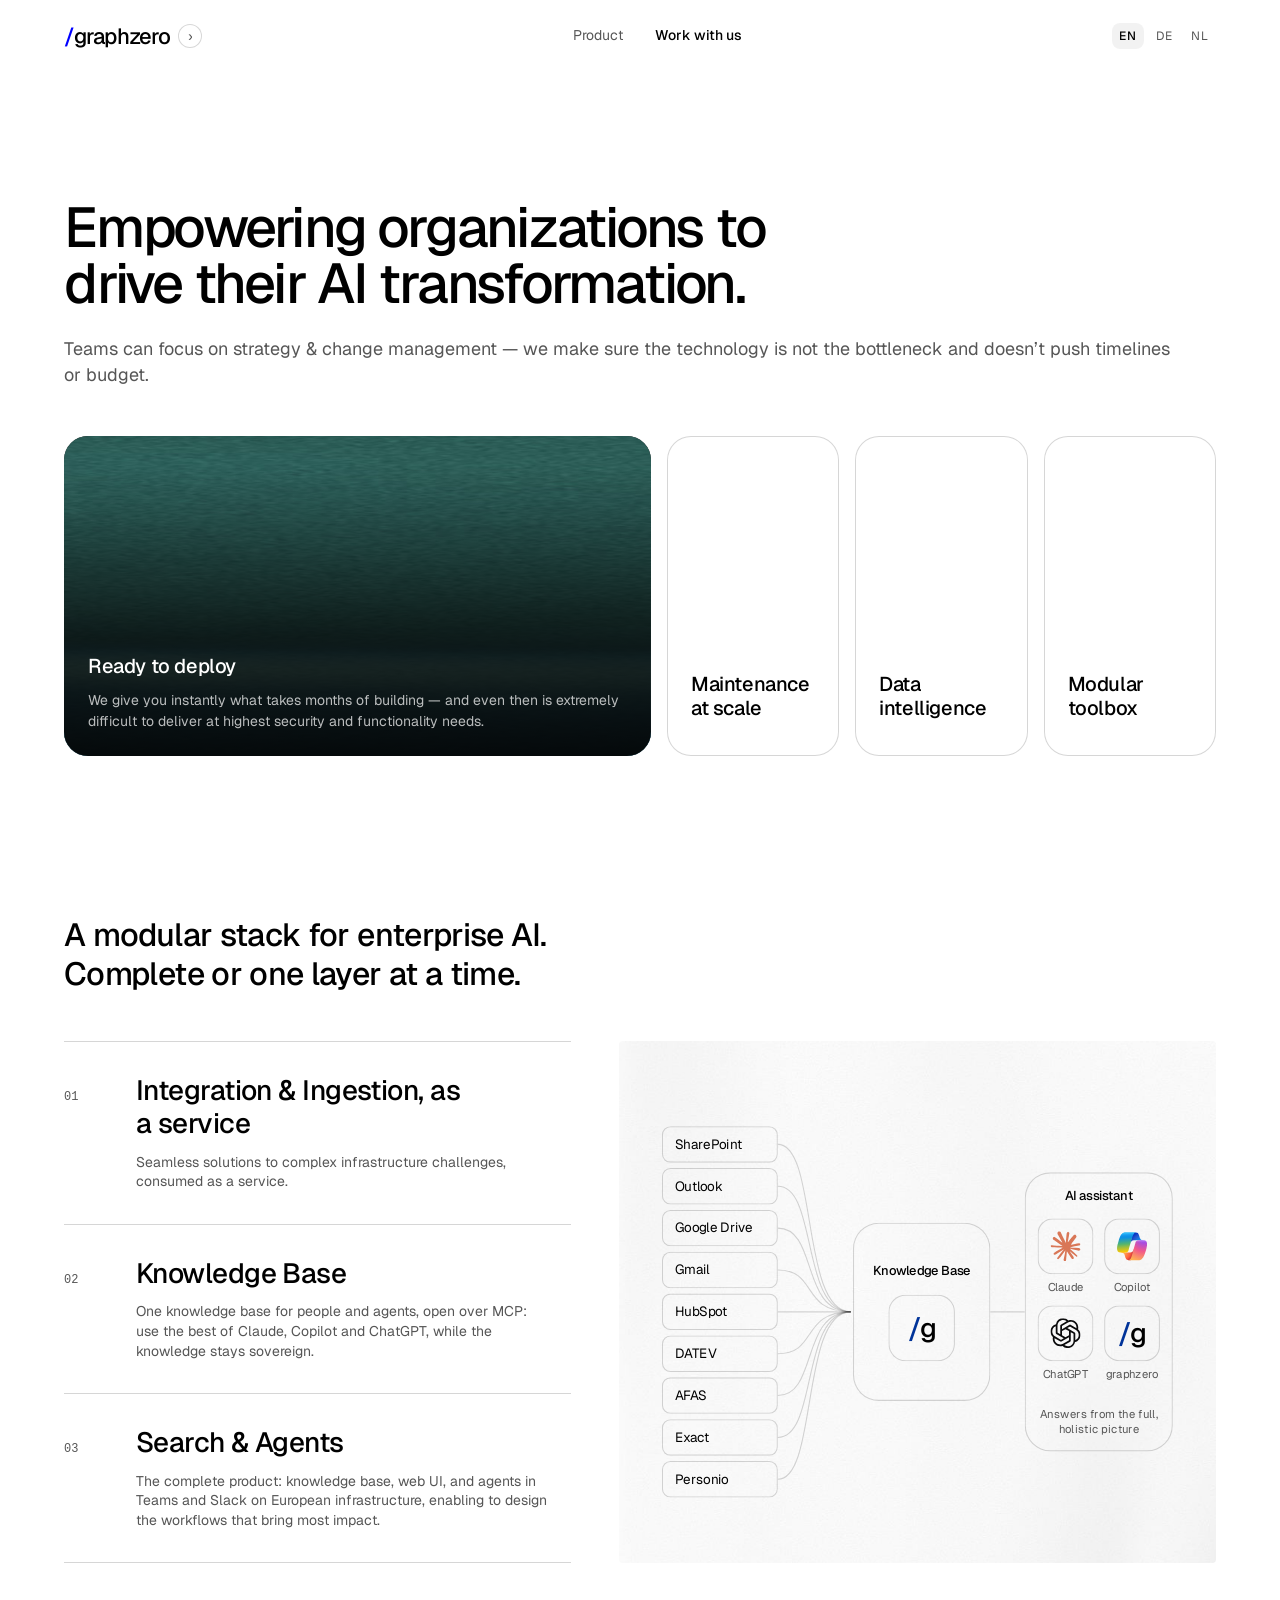
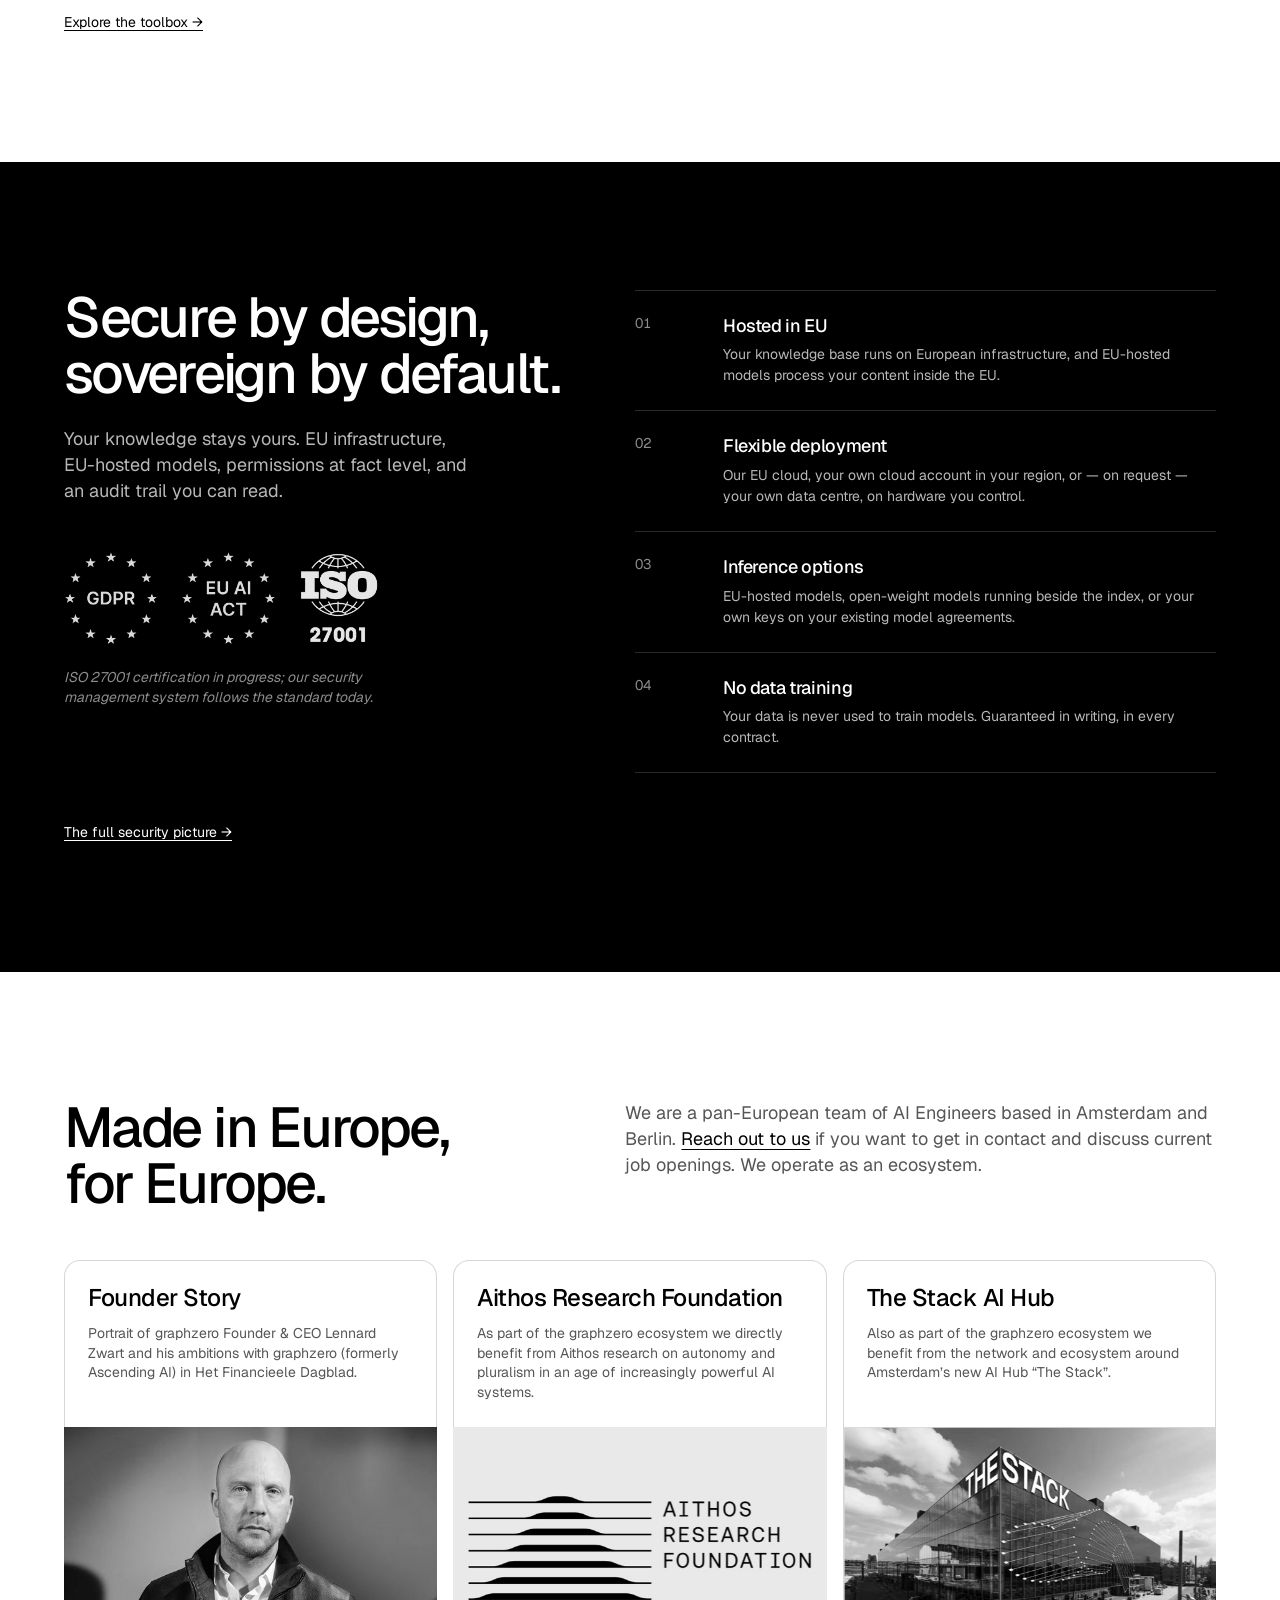
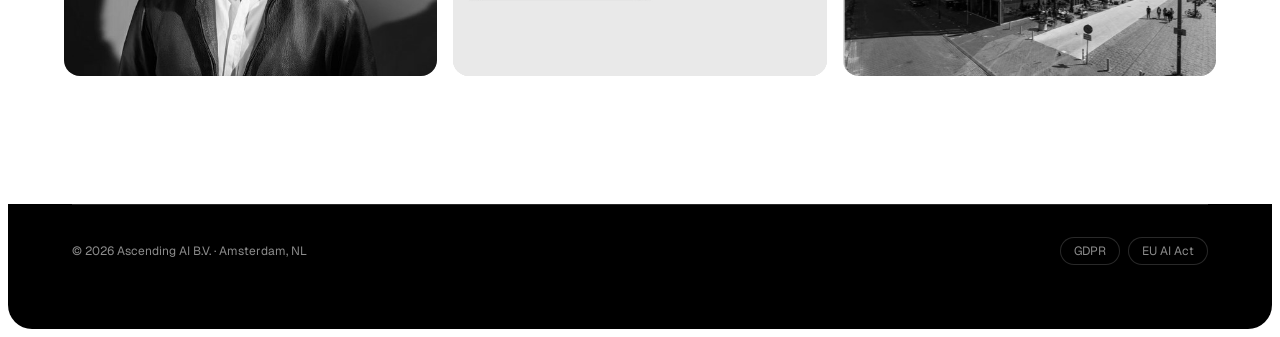
<file: work-with-us.html>
<!DOCTYPE html>
<html lang="en">
<head>
<meta charset="utf-8">
<meta name="viewport" content="width=device-width, initial-scale=1">
<title>graphzero 2 | Work with us</title>
<meta name="description" content="We work with in-house development teams and integrators to deploy a robust, secure and sovereign AI setup in European companies.">
<meta property="og:title" content="graphzero 2 | Work with us">
<meta property="og:description" content="We work with in-house development teams and integrators to deploy a robust, secure and sovereign AI setup in European companies.">
<meta property="og:type" content="website">
<link rel="preconnect" href="https://fonts.googleapis.com">
<link rel="preconnect" href="https://fonts.gstatic.com" crossorigin>
<link rel="stylesheet" href="https://fonts.googleapis.com/css2?family=Geist:wght@400;500;700&amp;display=swap">
<link rel="stylesheet" href="assets/design-system/styles.css">
<link rel="stylesheet" href="assets/site.css?v=6">
<link rel="icon" href="assets/graphzero-mark.svg?v=6" type="image/svg+xml">
</head>
<body data-surface="light">

<a class="skip" href="#main">Skip to content</a>

<div class="page" data-page="work-with-us">

  <!-- The wordmark is the way back to the top of the site. -->
  <header class="site-header">
    <div class="brand-switch" data-identity-switch>
      <!-- Two identities under comparison, and scaffolding like the hero mark's
           arrow: drop this wrapper, the .brand-switch rules and the identity
           block in site.js once one is chosen, leaving the <a> where it is. -->
      <a class="brand" href="index.html" title="/graphzero">
        <span class="brand__slash">/</span><span class="brand__name">graphzero</span>
      </a>
      <button class="brand-switch__arrow" type="button" data-identity-step="1"
              aria-label="Next identity">&rsaquo;</button>
    </div>

    <button class="nav-toggle" type="button" aria-expanded="false" aria-controls="site-nav" aria-label="Menu">
      <span class="nav-toggle__bar"></span>
      <span class="nav-toggle__bar"></span>
    </button>

    <nav class="site-nav" id="site-nav" aria-label="Primary">
      <a href="index.html">Product</a>
      <a href="work-with-us.html" aria-current="page">Work with us</a>

      <!-- Only ever seen in the sheet. The desktop bar has no room for it. -->
      <div class="nav-cta">
        <a class="btn btn--hero" href="mailto:david@ascending.ai?subject=Ascending%20AI">Book a founder call</a>
      </div>
    </nav>

    <div class="lang" role="group" aria-label="Language">
      <button class="lang__opt" type="button" data-lang="en" aria-current="true">EN</button>
      <button class="lang__opt" type="button" data-lang="de">DE</button>
      <button class="lang__opt" type="button" data-lang="nl">NL</button>
    </div>
  </header>

  <main id="main">

    <section class="wrap sec" id="solutions">
      <h2 class="h2 sec-head">Empowering organizations to drive their AI transformation.</h2>
      <p class="lead sec-head__lead sec-head__lead--full">Teams can focus on strategy &amp; change management — we make sure the technology is not the bottleneck and doesn’t push timelines or budget.</p>

      <div class="strip strip--split" id="solution-strip" style="margin-top:var(--space-12)">
        <div class="strip__panel">
          <span class="strip__title">Ready to deploy</span>
          <span class="strip__body">We give you instantly what takes months of building — and even then is extremely difficult to deliver at highest security and functionality needs.</span>
        </div>
        <div class="strip__panel">
          <span class="strip__title">Maintenance at scale</span>
          <span class="strip__body">We enable you to participate in maintenance at scale, in an AI ecosystem that is advancing at rapid speed &amp; complexity.</span>
        </div>
        <div class="strip__panel">
          <span class="strip__title">Data intelligence</span>
          <span class="strip__body">Our platform can give you the data and synthesized insights to find and design the use cases that will deliver real business impact.</span>
        </div>
        <div class="strip__panel">
          <span class="strip__title">Modular toolbox</span>
          <span class="strip__body">You get just what you need: a knowledge base with integrations and ingestion that connects by MCP. The full platform with UI and agents in Slack and MS Teams. Or just integrations and ingestion, to build the rest yourself.</span>
        </div>
      </div>




      <!-- Modules read down the left, visual on the right. The picture is a
           stand-in until the real illustration exists; the grey behind it
           remains as the fallback while it loads. -->
      <h3 class="h3-fixed showcase__head" style="padding-top:calc(var(--section-lg) * 1.25)">A modular stack for enterprise AI. <br class="br-wide">Complete or one layer at a time.</h3>

      <div class="showcase">
        <div class="showcase__text">
          <div class="showcase__list">
          <div class="showcase__item" data-flow="ingest">
            <span class="showcase__num" aria-hidden="true">01</span>
            <h4 class="showcase__title">Integration &amp; Ingestion, as a service</h4>
            <p class="small showcase__body">Seamless solutions to complex infrastructure challenges, consumed as a service.</p>
          </div>
          <div class="showcase__item" data-flow="graph">
            <span class="showcase__num" aria-hidden="true">02</span>
            <h4 class="showcase__title">Knowledge Base</h4>
            <p class="small showcase__body">One knowledge base for people and agents, open over MCP: use the best of Claude, Copilot and ChatGPT, while the knowledge stays sovereign.</p>
          </div>
          <div class="showcase__item" data-flow="agents">
            <span class="showcase__num" aria-hidden="true">03</span>
            <h4 class="showcase__title">Search &amp; Agents</h4>
            <p class="small showcase__body">The complete product: knowledge base, web UI, and agents in Teams and Slack on European infrastructure, enabling to design the workflows that bring most impact.</p>
          </div>
          </div>
        </div>

        <!-- The knowledge-graph flow, drawn rather than photographed. Square on
             its own 600 grid and scaled into whatever this slot is, so the
             hairlines and type stay in ratio. -->
        <figure class="showcase__visual showcase__visual--flow">
          <div class="kg-flow" data-kg-flow aria-hidden="true"></div>
        </figure>
      </div>

      <p class="toolbox-link"><a class="link-underline" href="index.html#architecture">Explore the toolbox &rarr;</a></p>
    </section>


    <!-- 03 — SECURITY & COMPLIANCE
         The one inverted band on the page. .dark re-declares the semantic
         tokens, so everything inside follows without being restyled; the
         section drops .wrap so the black runs the full width and the container
         moves inside it.

         The heading and what it rests on run down the left with the compliance
         marks under them; the four commitments are numbered down the right.
         The marks are drawn rather than photographed — the ring of twelve stars
         is one path placed twelve times, and it takes its colour from the band,
         so it reverses without a second, inverted asset. -->
    <section class="band band--dark dark" id="security">
      <div class="wrap sec sec--pb">
        <div class="secsplit">
          <div class="secsplit__lead">
            <h2 class="h2">Secure by design, sovereign by default.</h2>
            <p class="lead">Your knowledge stays yours. EU infrastructure, EU-hosted models, permissions at fact level, and an audit trail you can read.</p>
            <div class="markrow">
                <img class="markrow__badge" src="assets/media/gdpr.png"
               alt="GDPR" width="640" height="631" loading="lazy" decoding="async">
                <img class="markrow__badge" src="assets/media/eu-ai-act.png"
               alt="EU AI Act" width="640" height="631" loading="lazy" decoding="async">
                <img class="markrow__badge" src="assets/media/iso-27001.png"
               alt="ISO 27001" width="557" height="640" loading="lazy" decoding="async">
            </div>
            <p class="small markrow__note">ISO 27001 certification in progress; our security management system follows the standard today.</p>
          </div>

          <ol class="numlist">
            <li class="numlist__item">
              <span class="numlist__num" aria-hidden="true">01</span>
              <div>
                <h3 class="card-title">Hosted in EU</h3>
                <p class="card-note">Your knowledge base runs on European infrastructure, and EU-hosted models process your content inside the EU.</p>
              </div>
            </li>
            <li class="numlist__item">
              <span class="numlist__num" aria-hidden="true">02</span>
              <div>
                <h3 class="card-title">Flexible deployment</h3>
                <p class="card-note">Our EU cloud, your own cloud account in your region, or — on request — your own data centre, on hardware you control.</p>
              </div>
            </li>
            <li class="numlist__item">
              <span class="numlist__num" aria-hidden="true">03</span>
              <div>
                <h3 class="card-title">Inference options</h3>
                <p class="card-note">EU-hosted models, open-weight models running beside the index, or your own keys on your existing model agreements.</p>
              </div>
            </li>
            <li class="numlist__item">
              <span class="numlist__num" aria-hidden="true">04</span>
              <div>
                <h3 class="card-title">No data training</h3>
                <p class="card-note">Your data is never used to train models. Guaranteed in writing, in every contract.</p>
              </div>
            </li>
          </ol>
        </div>

        <p class="toolbox-link"><a class="link-underline" href="index.html#capabilities">The full security picture &rarr;</a></p>
      </div>
    </section>

    <!-- 04 — TEAM & ECOSYSTEM -->
    <section class="wrap sec sec--pb" id="team">
      <div class="split split--start split--pt">
        <h2 class="h2">Made in Europe, for Europe.</h2>
        <div class="lead-group">
          <p class="lead">We are a pan-European team of AI Engineers based in Amsterdam and Berlin. <span class="pop"><button class="pop__trigger" type="button" aria-expanded="false" aria-controls="pop-recruiting">Reach out to us</button><span class="pop__panel" id="pop-recruiting"><span class="pop__value">recruiting@ascending.ai</span><button class="btn pop__copy" type="button" data-copy="recruiting@ascending.ai">Copy email address</button></span></span> if you want to get in contact and discuss current job openings. We operate as an ecosystem.</p>
        </div>
      </div>

      <!-- Pictures are served from here now rather than hotlinked, so the cards
           do not break when a publisher reorganises its media. -->
      <div class="grid-3" style="margin-top:var(--space-12)">
        <a class="link-card" href="https://fd.nl/tech-en-innovatie/1598537/als-onze-kinderen-opgroeien-met-kunstmatige-intelligentie-wil-je-meer-controle-over-de-modellen" target="_blank" rel="noopener">
          <span class="link-card__body">
            <h3 class="h4-card">Founder Story</h3>
            <p class="small">Portrait of graphzero Founder &amp; CEO Lennard Zwart and his ambitions with graphzero (formerly Ascending AI) in Het Financieele Dagblad.</p>
            <span class="vh">Opens fd.nl in a new tab</span>
          </span>
          <span class="link-card__media">
            <img src="assets/media/founder-lennard-1200.jpg"
                 srcset="assets/media/founder-lennard-600.jpg 600w,
                         assets/media/founder-lennard-1200.jpg 1200w"
                 sizes="(min-width: 900px) 30vw, 100vw"
                 alt="Lennard Zwart, founder and CEO of graphzero" width="1200" height="801" loading="lazy" decoding="async">
          </span>
        </a>
        <a class="link-card" href="https://aithos.org/" target="_blank" rel="noopener">
          <span class="link-card__body">
            <h3 class="h4-card">Aithos Research Foundation</h3>
            <p class="small">As part of the graphzero ecosystem we directly benefit from Aithos research on autonomy and pluralism in an age of increasingly powerful AI systems.</p>
            <span class="vh">Opens aithos.org in a new tab</span>
          </span>
          <span class="link-card__media">
            <img src="assets/media/eco-aithos-1200.jpg"
                 srcset="assets/media/eco-aithos-600.jpg 600w,
                         assets/media/eco-aithos-1200.jpg 1200w"
                 sizes="(min-width: 900px) 30vw, 100vw"
                 alt="" width="1200" height="800" loading="lazy" decoding="async">
          </span>
        </a>
        <a class="link-card" href="https://thestack.ai/" target="_blank" rel="noopener">
          <span class="link-card__body">
            <h3 class="h4-card">The Stack AI Hub</h3>
            <p class="small">Also as part of the graphzero ecosystem we benefit from the network and ecosystem around Amsterdam’s new AI Hub “The Stack”.</p>
            <span class="vh">Opens thestack.ai in a new tab</span>
          </span>
          <span class="link-card__media">
            <img src="assets/media/eco-hub-1200.jpg"
                 srcset="assets/media/eco-hub-600.jpg 600w,
                         assets/media/eco-hub-1200.jpg 1200w"
                 sizes="(min-width: 900px) 30vw, 100vw"
                 alt="" width="1200" height="800" loading="lazy" decoding="async">
          </span>
        </a>
      </div>
    </section>


  </main>

  <!-- The dark band runs on through the outro, so the page ends on black
       rather than dropping back to white for the last few lines. -->
  <footer class="footer-band dark">
    <div class="wrap site-footer">
      <span>&copy; 2026 Ascending AI B.V. &middot; Amsterdam, NL</span>
      <div class="chip-row">
        <span class="chip-outline">GDPR</span>
        <span class="chip-outline">EU AI Act</span>
      </div>
    </div>
  </footer>

</div>

<script src="assets/site.js?v=6" defer></script>
<script src="assets/kg-flow.js?v=6" defer></script>
</body>
</html>
</file>
<file: assets/design-system/styles.css>
/* Ascending / Corinto — global entry point. Import order is load-bearing:
   fonts -> ramps -> type -> space -> shape -> semantic/themes -> element styles. */
@import "tokens/fonts.css";
@import "tokens/colors.css";
@import "tokens/typography.css";
@import "tokens/spacing.css";
@import "tokens/shape.css";
@import "tokens/motion.css";
@import "tokens/semantic.css";
@import "tokens/themes.css";
@import "styles/base.css";
@import "styles/typography.css";
@import "styles/layout.css";
@import "styles/components.css";
</file>
<file: assets/site.css>
/* ==========================================================================
   OPTION 5 — monochrome.

   Pure text and black boxes. The green identity is neutralised once, at the
   semantic layer, so every component follows without being touched: --accent
   becomes black, the warm-green muted ink becomes neutral grey, the cool-white
   page becomes white, and the raised block becomes true black.

   Rule 8 of the system still holds — components read the semantic layer, and
   this only changes what that layer resolves to.
   ========================================================================== */
/* The face. The system ships Inter Tight as a stand-in for a licensed face it
   cannot include, and says to swap it by editing tokens/typography.css. That is
   the vendored tree, which loads unversioned and would sit in a browser cache
   for ten minutes with no way to bust it, so the swap is made here instead —
   same token, one layer up, and it rides the ?v= on this file. Inter Tight
   stays behind it as the fallback, since it is already being fetched. */
:root {
  --font-sans: "Geist", "Inter Tight", -apple-system, BlinkMacSystemFont,
    "Segoe UI", Helvetica, Arial, sans-serif;
}

:root,
[data-surface="light"] {
  --page: #ffffff;
  --surface: #ffffff;
  --surface-2: #ffffff;
  --ink: #000000;
  --ink-muted: #565656;
  --ink-invert: #ffffff;
  --ink-muted-invert: rgba(255, 255, 255, 0.72);
  --accent: #000000;
  --accent-ink: #ffffff;
  --accent-quiet: #f2f2f2;
  --chip: rgba(0, 0, 0, 0.05);
  --hairline: rgba(0, 0, 0, 0.16);
  --focus: #000000;
}

/* ==========================================================================
   Ascending AI — page layer for the Ascending / Corinto design system.

   IDENTITY: green on white. The page runs with data-surface="light", the
   system's own inversion — --page becomes the cool white #edf5ee and --surface
   becomes pure white. This is deliberately the opposite arrangement to a dark
   page with floating light panels: here the page is light, the graph point
   cloud carries the green, and exactly one block on each page goes dark.

   The system's readme names the graph as "the one exception to flatness — the
   knowledge-graph point cloud, which sits on white behind the hero type", so it
   is the hero, not a slot further down.

   The eight rules hold: one heading weight (500), no box-shadow except an inset
   hairline ring, tracking tightens as size grows, line-height loosens as size
   shrinks, splits are 1:1.15, measure is capped, semantic layer only.
   ========================================================================== */
:root {
  /* One page-layer semantic: the single dark block. The system names no token
     for it, so it is declared once here rather than read as a raw ramp value. */
  --surface-dark: #000000;
  --hairline-invert: rgba(255, 255, 255, 0.16);
  --fill-invert: rgba(255, 255, 255, 0.06);
}

/* --------------------------------------------------------------------------
   Contexts. The page is light, so the base semantic tokens work everywhere
   except inside the one dark block, which re-declares them.
   -------------------------------------------------------------------------- */
.page {
  background: var(--page);
  color: var(--ink);
  /* `clip`, not `hidden`. Hidden resolves overflow-y to auto, which makes this a
     scroll container and quietly kills position:sticky on the header inside it —
     the header was declared sticky but scrolled away. Clip holds back the hero
     graph without creating a scroll box. */
  overflow-x: hidden;
  overflow-x: clip;
  --heading: var(--ink);
  --body: var(--ink-muted);
  --meta: var(--ink-muted);
  --line: var(--hairline);
  --fill: var(--chip);
  --accent-text: var(--accent);

  /* The page's raised ground, defined once and read by the hero panel and by
     every element that lifts under the pointer, so the fold and the things you
     touch are the same material. Each surface resolves the wash against its own
     box, so the weighting to the upper right repeats at every size. */
  --ground-base: #fafafa;
  --ground-wash:
    radial-gradient(90% 120% at 95% 0%, rgba(0, 0, 0, 0.10), rgba(0, 0, 0, 0) 62%),
    radial-gradient(80% 110% at 0% 100%, rgba(0, 0, 0, 0.045), rgba(0, 0, 0, 0) 60%);
  --ground-size: auto;

  /* The flat grey the highlighted rows take. A shade below --ground-base
     rather than equal to it: #fafafa is a 2% shift on white and disappears on
     a row this short. */
  --wash-grey-base: #f2f2f2;

  --hero-base: var(--ground-base);
  --hero-wash: var(--ground-wash);
  --hero-size: var(--ground-size);
}

.dark {
  background: var(--surface-dark);
  color: var(--ink-invert);
  --heading: var(--ink-invert);
  --body: var(--ink-muted-invert);
  --meta: rgba(255, 255, 255, 0.55);
  --line: var(--hairline-invert);
  --fill: var(--fill-invert);
  /* On black, accent text is simply white — --accent is black here, so it
     cannot carry itself. */
  --accent-text: var(--ink-invert);
}

/* --------------------------------------------------------------------------
   Blue accent

   One declaration, read by everything that carries it: the slash in the
   wordmark, the hero mark, and .hl wherever a heading is marked up with it.
   Pages that declare no --hl fall back to inherit, so the accent reaches a new
   page by being declared there rather than by a rule per component.
   -------------------------------------------------------------------------- */
.page[data-page="home"],
.page[data-page="platform-b"],
.page[data-page="platform-c"],
.page[data-page="knowledge-base"],
.page[data-page="knowledge-base-3"],
.page[data-page="security"],
.page[data-page="product"],
.page[data-page="work-with-us"] { --hl: #0000ff; }
.hl,
.brand__slash { color: var(--hl, inherit); }

/* --------------------------------------------------------------------------
   Second identity — vongraph

   One declaration is the whole colour change: everything that carries the
   accent reads --hl, so the wordmark's slash, the hero mark and .hl in the
   headings all follow from here. Declared after the per-page rule above and at
   the same specificity, so it wins on order.
   -------------------------------------------------------------------------- */
.page[data-identity="vongraph"] { --hl: #4d9a9e; }

/* Comparison control, like the hero mark's arrows. One arrow, not a pair: with
   two identities it reaches both, and a second would only be another way to do
   the same thing while reading as chrome flanking the wordmark. Quiet at rest —
   no fill until the pointer is on it. */
.brand-switch { display: inline-flex; align-items: center; gap: var(--space-2); }
.brand-switch__arrow {
  width: 1.5rem; height: 1.5rem;
  display: grid; place-items: center;
  border: 0; cursor: pointer;
  font: inherit; font-size: var(--fs-small); line-height: 1;
  color: var(--ink-muted);
  background: none;
  box-shadow: inset 0 0 0 1px var(--line);
  border-radius: var(--radius-pill);
  transition: color var(--dur-fast) var(--ease), background var(--dur-fast) var(--ease);
}
.brand-switch__arrow:hover { color: var(--ink); background: var(--chip); }

/* --------------------------------------------------------------------------
   Shell
   -------------------------------------------------------------------------- */
.wrap { width: min(var(--container), 100% - var(--gutter) * 2); margin-inline: auto; }

.sec { padding-top: var(--section-lg); }
.sec--md { padding-top: var(--section-md); }
.sec--pb { padding-bottom: var(--section-lg); }
.sec--pb-md { padding-bottom: var(--section-md); }

.skip {
  position: absolute; left: -9999px; top: 0; z-index: 100;
  background: var(--ink); color: var(--ink-invert);
  padding: var(--space-3) var(--space-6);
  border-radius: 0 0 var(--radius-sm) 0;
  font-size: var(--fs-small);
}
.skip:focus { left: 0; text-decoration: none; }

.vh {
  position: absolute; width: 1px; height: 1px; margin: -1px; padding: 0;
  overflow: hidden; clip-path: inset(50%); white-space: nowrap; border: 0;
}

/* --------------------------------------------------------------------------
   Header — hairline on white, the only sticky element. The nav below it is all
   in-page anchors, so the jump is animated rather than instant. base.css already
   forces scroll-behavior back to auto under prefers-reduced-motion.
   -------------------------------------------------------------------------- */
html { scroll-behavior: smooth; }

/* One value, because three things depend on it: the bar itself, the top of the
   menu sheet that hangs below it, and the offset an anchored section needs to
   clear it. The mobile menu query shortens it. */
.page { --header-h: 72px; }

.site-header {
  position: sticky;
  top: 0;
  z-index: 20;
  height: var(--header-h);
  background: var(--page);
  display: flex;
  align-items: center;
  gap: var(--space-8);
  /* The same side margin .wrap resolves to, so the wordmark and the language
     set sit on the page's own columns. A plain 5vw tracked the gutter but not
     the 72rem cap, so once the container stopped growing the header kept
     widening and the two drifted apart — 136px of it by 1600px wide. */
  padding-inline: max(var(--gutter), calc((100% - var(--container)) / 2));
}
.brand {
  display: inline-flex;
  align-items: center;
  /* 0.6rem when this was a mark beside a wordmark. The mark is gone and the
     slash is part of the word, so the gap was setting the two apart as if they
     were still two things — and a bare text node is an anonymous flex item, so
     it took the gap too. */
  gap: 0;
  font-size: 1.375rem;
  font-weight: var(--weight-heading);
  letter-spacing: var(--tracking-h2);
  color: var(--ink);
  flex: none;
}
.brand:hover { text-decoration: none; }
/* Emphasis inside copy. The system runs one heading weight, so this is 500 and
   the heading ink rather than the browser's 700. */
.page strong { font-weight: var(--weight-heading); color: var(--heading); }

.site-nav { display: flex; align-items: center; gap: var(--space-8); margin-inline: auto; }

/* The call to action lives in the menu markup but only ever appears once the
   menu becomes a sheet. */
.nav-cta { display: none; }

/* One control style for the links and the Solutions trigger, so the row reads
   as a single set rather than a mix of anchors and a button.

   The two places a link can be, rather than `.site-nav a`: the call to action
   at the foot of the sheet is an anchor too, and it is a control, not one of
   the menu's links. Naming the positions leaves it unmatched without a :not(),
   which would have raised this rule's weight over three overrides further down
   that were written against `.site-nav a` — the row style in the sheet, the
   block layout that puts a sub-line under its label, and the ink on the one
   live entry. */
.site-nav > a,
.nav-menu__panel a,
.nav-menu__trigger {
  display: inline-flex; align-items: center; gap: 0.4rem;
  padding: 0; border: 0; background: none;
  font: inherit; font-size: var(--fs-small);
  color: var(--ink-muted); cursor: pointer;
  white-space: nowrap;
  transition: color var(--dur-fast) var(--ease);
}
/* Scoped like the rule above, and here it matters most: unscoped this would win
   over the button's own hover and set its label to ink — black on black. */
.site-nav > a:hover,
.nav-menu__panel a:hover,
.nav-menu__trigger:hover,
.nav-menu[data-open="true"] > .nav-menu__trigger { color: var(--ink); text-decoration: none; }
/* "true" is what the scroll spy sets on the section under the header; "page" is
   what a real page link carries. Match on the attribute so both are marked. */
.site-nav > a[aria-current],
.nav-menu__panel a[aria-current],
.nav-menu[data-current="true"] > .nav-menu__trigger { font-weight: var(--weight-heading); color: var(--ink); }

/* Toolbox dropdown. Depth is the ring, as everywhere else on the page. */
.nav-menu { position: relative; }
.nav-menu__panel {
  position: absolute;
  top: calc(100% + var(--space-4)); left: calc(var(--space-6) * -1);
  min-width: 12rem;
  display: grid; gap: var(--space-3);
  padding: var(--space-4) var(--space-6);
  background: var(--page);
  border-radius: var(--radius-sm);
  box-shadow: inset 0 0 0 1px var(--line);
  opacity: 0; visibility: hidden;
  transform: translateY(-0.35rem);
  transition: opacity var(--dur-fast) var(--ease),
              transform var(--dur-fast) var(--ease),
              visibility var(--dur-fast) var(--ease);
}
.nav-menu[data-open="true"] .nav-menu__panel { opacity: 1; visibility: visible; transform: none; }

/* Menu entries with nothing behind them yet. Text, not links — there is no page
   to navigate to, so they are neither clickable nor focusable rather than links
   that quietly do nothing. Muted so the one live entry reads as the live one. */
.nav-entry { display: block; }
.nav-entry__label {
  /* Centred, not baseline: the tag is a pill, and sitting it on the label's
     baseline hangs it low against the cap height beside it. */
  display: inline-flex; align-items: center; gap: var(--space-2);
  font-size: var(--fs-small);
  white-space: nowrap;
}
/* Only the phone menu has room for a line under each entry. */
.nav-entry__sub { display: none; }
.nav-entry--soon {
  color: var(--ink-muted);
  cursor: default;
}
/* The system's own chip, at the scale a menu row can carry. It reads as a
   status rather than more label, which a muted word beside the name did not —
   so the row no longer needs blanket opacity to say it is not ready. */
.nav-soon__tag {
  flex: none;
  font-size: var(--fs-tiny);
  line-height: 1.5;
  letter-spacing: var(--tracking-eyebrow);
  text-transform: uppercase;
  color: var(--meta);
  padding: 0.05rem 0.5rem;
  border-radius: var(--radius-pill);
  box-shadow: inset 0 0 0 1px var(--line);
}

/* The one live entry in the menu carries the heading weight, so the group reads
   as one thing you can open and three you cannot yet. The weight goes on the
   label rather than the anchor: on mobile the sub-line under it is a child, and
   on the anchor it inherited the weight along with everything else. */
.nav-menu__panel a { color: var(--ink); }
.nav-menu__panel a .nav-entry__label { font-weight: var(--weight-heading); }

/* Language. Three codes, so the whole set is shown rather than hidden behind a
   menu — cheaper to read and one click to switch. */
.lang { display: flex; align-items: center; gap: var(--space-1); flex: none; }
.lang__opt {
  padding: 0.3rem 0.45rem;
  border: 0; background: none; cursor: pointer;
  font: inherit; font-size: var(--fs-tiny);
  letter-spacing: var(--tracking-eyebrow);
  color: var(--ink-muted);
  border-radius: var(--radius-sm);
  transition: color var(--dur-fast) var(--ease), background var(--dur-fast) var(--ease);
}
.lang__opt:hover { color: var(--ink); }
.lang__opt[aria-current="true"] { color: var(--ink); font-weight: var(--weight-heading); background: var(--chip); }

/* Menu button — two bars that cross into an X. Desktop never sees it. */
.nav-toggle {
  display: none;
  width: 2.25rem; height: 2.25rem;
  margin-left: auto;
  padding: 0; border: 0; background: none; cursor: pointer;
  position: relative; flex: none;
}
.nav-toggle__bar {
  position: absolute; left: 0.5rem; right: 0.5rem; height: 1px;
  background: var(--ink);
  transition: transform var(--dur-fast) var(--ease), opacity var(--dur-fast) var(--ease);
}
.nav-toggle__bar:nth-child(1) { top: calc(50% - 4px); }
.nav-toggle__bar:nth-child(2) { top: calc(50% + 3px); }
.site-header[data-nav-open="true"] .nav-toggle__bar:nth-child(1) { transform: translateY(3.5px) rotate(45deg); }
.site-header[data-nav-open="true"] .nav-toggle__bar:nth-child(2) { transform: translateY(-3.5px) rotate(-45deg); }

/* The header is sticky, so an anchored section has to clear it. */
section[id] { scroll-margin-top: calc(var(--header-h) + var(--space-8)); }

/* --------------------------------------------------------------------------
   HERO — display type over the knowledge-graph point cloud, on white.
   The graph is the identity; nothing else on the page is textured.
   -------------------------------------------------------------------------- */
.hero { position: relative; }
/* The panel is painted, not laid out: the section stays full width so the .wrap
   inside it resolves its gutter against the viewport and lands on the same
   columns as the header and every section below. Insetting the section itself
   with a margin would shift that gutter by half the inset — invisible while the
   hero was centred, but this one is left-aligned, so it would show. */
.hero::before {
  content: "";
  position: absolute;
  inset: var(--space-2);
  z-index: 0;
  border-radius: var(--radius-lg);
  background-color: var(--hero-base);
  background-image: var(--hero-wash);
  background-size: var(--hero-size);
  transition: background-color var(--dur) var(--ease);
}


/* Slightly back from the display clamp: at full size the two lines crowded the
   panel once the heading stopped being centred. */
.hero .display { font-size: clamp(3rem, 6.6vw, 5.25rem); }

/* Comparison control, not product chrome. It sits on the panel it changes so
   the two can be judged without the eye leaving the fold. */


/* vongraph's Knowledge Base fold: a photographic plate instead of the painted
   panel. Same box as .hero::before so the fold keeps its shape, and hidden
   rather than merely covered, so the other identity never carries the
   download. The shimmer sits over the plate at 2, still under the copy at 3 —
   the canvas is transparent and carries only the specks, so the picture
   underneath is never redrawn. */
.hero__plate,
.hero__shimmer {
  display: none;
  position: absolute;
  inset: var(--space-2);
  z-index: 1;
  width: calc(100% - var(--space-2) * 2);
  height: calc(100% - var(--space-2) * 2);
  object-fit: cover;
  border-radius: var(--radius-lg);
}
.hero__shimmer { pointer-events: none; object-fit: fill; }
.page[data-identity="vongraph"][data-page="knowledge-base"] .hero__plate { display: block; }
.page[data-identity="vongraph"][data-page="knowledge-base"] .hero__shimmer { display: block; z-index: 2; }
/* The colour behind the picture while it loads, so the fold is never white. */
.page[data-identity="vongraph"][data-page="knowledge-base"] {
  --hero-base: #0a1a1c;
  --hero-wash: none;
  --hero-size: auto;
}
/* The type reverses out of the plate by re-declaring the contextual tokens,
   the same route .dark takes, rather than by recolouring each element. The
   accent goes white here alone: on a plate this dark the teal that carries the
   identity everywhere else is too close to the picture to hold. */
.page[data-identity="vongraph"][data-page="knowledge-base"] .hero__inner {
  color: var(--ink-invert);
  --heading: var(--ink-invert);
  --body: var(--ink-muted-invert);
  --meta: rgba(255, 255, 255, 0.55);
  --line: rgba(255, 255, 255, 0.22);
  --hl: #ffffff;
}

.hero__inner {
  position: relative;
  /* Above the painted panel. */
  z-index: 3;
  padding-block: clamp(4rem, 11vh, 7.5rem);
  display: grid;
  gap: var(--space-8);
  justify-items: start;
}
/* The left-ranged fold alone, whichever page carries it. The stacked one has
   to end inside the first screen and cannot afford this — which is why the air
   is keyed to the layout and not to the page. */
.hero:not(.hero--stack) .hero__inner { padding-block: clamp(5rem, 14vh, 10rem); }

/* The mark, and with it the fold's height: the type and padding are fixed, so
   whether this is drawn is what sets how deep the first screen runs. */
.hero__marks { display: none; }
.hero__inner .hero__marks {
  display: flex;
  align-items: center;
  gap: var(--space-4);
  margin-bottom: var(--space-4);
}
/* The stage is sized, not the drawings: both share the box, so switching swaps
   what is drawn without the type below it moving. */
.hero__mark-stage { width: clamp(84px, 9vw, 134px); }
/* The accent where the page declares one, and otherwise the fold's own ink. */
.hero__mark { display: none; width: 100%; height: auto; fill: var(--hl, currentColor); }
.hero__mark[data-current="true"] { display: block; }
/* The third option is the absence of one. Nothing to draw, so the stage and
   its gap collapse and the arrows sit where the mark started. */
.hero__marks:has([data-mark="none"][data-current="true"]) { gap: 0; }
.hero__marks:has([data-mark="none"][data-current="true"]) .hero__mark-stage { width: 0; }

/* Scaffolding, so it is quiet: no fill until the pointer is on it, and it steps
   out of the way of the mark rather than sitting under it. */
.hero__mark-nav { display: flex; gap: var(--space-1); }
.hero__mark-arrow {
  width: 1.75rem; height: 1.75rem;
  display: grid; place-items: center;
  border: 0; cursor: pointer;
  font: inherit; font-size: var(--fs-body); line-height: 1;
  color: var(--ink-muted);
  background: rgba(255, 255, 255, 0.72);
  box-shadow: inset 0 0 0 1px var(--line);
  border-radius: var(--radius-pill);
  transition: color var(--dur-fast) var(--ease), background var(--dur-fast) var(--ease);
}
.hero__mark-arrow:hover { color: var(--ink); background: var(--chip); }

.hero__cta { display: flex; gap: var(--space-4); align-items: center; flex-wrap: wrap; }
/* The reference's call to action: a squarer corner than the system's pill, and
   the label set small, spaced and upper case so it reads as a control rather
   than a sentence. */
.btn--hero {
  padding: 0.85rem 1.5rem;
  border-radius: var(--radius-sm);
  font-size: var(--fs-tiny);
  letter-spacing: var(--tracking-eyebrow);
  text-transform: uppercase;
}

/* --------------------------------------------------------------------------
   Numbered editorial rows — the pillars and the challenge list.
   Hairline-separated full-width rows, not a card grid.
   -------------------------------------------------------------------------- */
.rows { display: grid; }
.row {
  display: grid;
  grid-template-columns: 5.5rem 1fr;
  gap: var(--space-6);
  padding-block: var(--space-8);
  border-top: 1px solid var(--hairline);
  align-items: start;
}
.rows > .row:last-child { border-bottom: 1px solid var(--hairline); }
.row__num {
  font-size: var(--fs-small);
  font-variant-numeric: tabular-nums;
  color: var(--accent-text);
  padding-top: 0.35rem;
}
.row__body { display: grid; gap: var(--space-3); }
.row__title {
  font-size: 1.5rem;
  line-height: var(--lh-h3);
  letter-spacing: var(--tracking-h3);
  color: var(--heading);
  text-wrap: pretty;
}
/* Two-column variant for the longer challenge copy */
.row--split .row__body { grid-template-columns: 1fr; }
@media (min-width: 900px) {
  .row--split .row__body { grid-template-columns: 1fr 1.15fr; gap: var(--space-8); align-items: start; }
}
@media (max-width: 700px) {
  .row { grid-template-columns: 1fr; gap: var(--space-3); padding-block: var(--space-6); }
  .row__num { padding-top: 0; }
}

/* Callout row closing a list */
.row--callout { border-top: 1px solid var(--hairline); }
.row--callout .row__title { color: var(--accent-text); }

/* --------------------------------------------------------------------------
   Solutions strip (section 02)

   Four panels sharing a row. Each shows its title; hovering one grows it and
   squeezes the rest, revealing the description. Panels are <button>s so the
   same thing happens on focus — which is what makes it work by keyboard and on
   touch, where there is no hover at all.

   The strip's height is fixed and each panel clips, so the descriptions are in
   the layout the whole time and only fade in. Nothing reflows on hover, and the
   copy stays in the accessibility tree rather than being hover-only content.
   -------------------------------------------------------------------------- */
.strip {
  display: flex;
  /* Fixed, not min-height: squeezed panels wrap their titles onto more lines,
     which would otherwise make the whole strip grow as you move across it.
     Panels clip instead, so the row never changes height. */
  height: 26rem;
  border-block: 1px solid var(--hairline);
}

.strip__panel {
  flex: 1 1 0;
  min-width: 0;
  overflow: hidden;
  display: grid;
  align-content: start;
  gap: var(--space-3);
  padding: var(--space-8) var(--space-6);
  border: 0;
  border-left: 1px solid var(--hairline);
  background: transparent;
  color: inherit;
  font: inherit;
  text-align: left;
  cursor: pointer;
  transition: flex-grow var(--dur) var(--ease), background var(--dur) var(--ease);
}
.strip__panel:first-child { border-left: 0; }

/* The squeeze: everything gives way while any one panel is active.
   The active rule has to be scoped under .strip:hover too — `.strip:hover
   .strip__panel` is (0,3,0) and would otherwise out-specify a bare
   `.strip__panel:hover` (0,2,0), shrinking the very panel being pointed at. */
.strip:hover .strip__panel,
.strip:focus-within .strip__panel { flex-grow: 0.6; }

/* Active = the hovered panel, or the focused one when nothing is hovered.
   Without the :not(:hover) guard, tabbing to one panel and then pointing at
   another leaves both open at once. */
.strip:hover .strip__panel:hover,
.strip:not(:hover) .strip__panel:focus-visible {
  flex-grow: 2.6;
  /* Black, and no longer the hero's ground: the active panel is its own
     statement, not a preview of the fold's colour. The shorthand is deliberate
     — it clears the wash image and size the ground rule used to set. */
  background: var(--surface-dark);
  /* The same token flip .dark performs, applied to one panel instead of a
     band, so the chip, the hairline and the number invert with it. */
  color: var(--ink-invert);
  --heading: var(--ink-invert);
  --body: var(--ink-muted-invert);
  --meta: rgba(255, 255, 255, 0.55);
  --line: var(--hairline-invert);
  --fill: var(--fill-invert);
  --accent-text: var(--ink-invert);
}
/* A flat panel rather than the black one — the same #f2f2f2 the highlighted
   rows on the Knowledge Base page take, so one value marks "this is the thing
   you are pointing at" across both pages. Restating the token block is what
   puts the ink back: without it the panel would be light with white type. */
.page[data-page="home"] .strip:hover .strip__panel:hover,
.page[data-page="home"] .strip:not(:hover) .strip__panel:focus-visible {
  background: #f2f2f2;
  color: var(--ink);
  --heading: var(--ink);
  --body: var(--ink-muted);
  --meta: var(--ink-muted);
  --line: var(--hairline);
  --fill: var(--fill);
  --accent-text: var(--accent);
}
.page[data-page="home"] .strip__panel:hover .strip__title,
.page[data-page="home"] .strip__panel:focus-visible .strip__title { color: var(--ink); }
.page[data-page="home"] .strip__panel:hover .strip__num,
.page[data-page="home"] .strip__panel:hover .strip__body,
.page[data-page="home"] .strip__panel:focus-visible .strip__num,
.page[data-page="home"] .strip__panel:focus-visible .strip__body { color: var(--ink-muted); }

/* The title and the body name --ink and --ink-muted directly rather than the
   contextual pair, so the flip above cannot reach them. */
.strip:hover .strip__panel:hover .strip__title,
.strip:not(:hover) .strip__panel:focus-visible .strip__title { color: var(--ink-invert); }
.strip:hover .strip__panel:hover .strip__num,
.strip:not(:hover) .strip__panel:focus-visible .strip__num,
.strip:hover .strip__panel:hover .strip__body,
.strip:not(:hover) .strip__panel:focus-visible .strip__body { color: var(--ink-muted-invert); }

/* The system's focus ring is offset and rounded, which floats oddly on a panel
   that sits flush against its neighbours — inset it instead. */
.strip__panel:focus-visible { outline-offset: -3px; border-radius: 0; }

.strip__num {
  font-size: var(--fs-small);
  font-variant-numeric: tabular-nums;
  color: var(--ink-muted);
}
/* Tags standing where the panel number used to. justify-self keeps the row from
   stretching the chips across the grid column.

   A squeezed panel clips, which is fine for the title but slices a pill's
   border off mid-curve. Bounding the chip to the panel and truncating instead
   keeps the shape whole at every width. min-width:0 is what makes that work: a
   grid and a flex item both default to min-width:auto, which is the chip's own
   min-content — and nowrap text has no min-content smaller than itself, so the
   cap is ignored until it is released.

   A panel too narrow for all of its tags used to drop the extras onto a second
   row, which made the fourth panel taller than its neighbours mid-squeeze. The
   row is now held to exactly one chip and clips, so a tag that no longer fits
   leaves instead of rearranging the panel. That height is the chip's own box:
   its block padding plus one line of tiny text. */
.strip__tags {
  justify-self: start;
  max-width: 100%;
  min-width: 0;
  max-height: calc(0.75rem + var(--fs-tiny) * var(--lh-body));
  overflow: hidden;
}
.strip__tags .chip-outline {
  white-space: nowrap;
  max-width: 100%;
  min-width: 0;
  overflow: hidden;
  text-overflow: ellipsis;
}
.strip__title {
  font-size: 1.25rem;
  line-height: var(--lh-h3);
  letter-spacing: var(--tracking-h3);
  font-weight: var(--weight-heading);
  color: var(--ink);
  text-wrap: pretty;
}
.strip__body {
  font-size: var(--fs-small);
  line-height: 1.5;
  color: var(--ink-muted);
  opacity: 0;
  transition: opacity var(--dur) var(--ease);
}
.strip:hover .strip__panel:hover .strip__body,
.strip:not(:hover) .strip__panel:focus-visible .strip__body { opacity: 1; }

/* Hover-driven reveal has no meaning on a narrow screen, so it becomes a plain
   stacked list with every description already open. */
@media (max-width: 900px) {
  .strip { display: grid; height: auto; }
  .strip__panel {
    border-left: 0;
    border-top: 1px solid var(--hairline);
    cursor: default;
    padding: var(--space-6) 0;
  }
  .strip__panel:first-child { border-top: 0; }
  .strip:hover .strip__panel,
.strip:focus-within .strip__panel,
.strip__panel:hover,
.strip__panel:focus-visible { flex-grow: 1; background: transparent; }
  .strip__body { opacity: 1; }
}

@media (prefers-reduced-motion: reduce) {
  .strip__panel { transition: none; }
}

/* --------------------------------------------------------------------------
   Knowledge Base selector (section 03)

   Numbered rows on the left, detail panel on the right. Hairline-separated
   rows, the selected one weighted and marked — no fills, no colour, in keeping
   with the rest of the page.
   -------------------------------------------------------------------------- */
.kb-list { display: grid; margin-top: var(--space-4); }

.kb-item {
  display: grid;
  grid-template-columns: 3rem 1fr auto;
  gap: var(--space-4);
  align-items: baseline;
  width: 100%;
  padding: var(--space-4) 0;
  border: 0;
  border-top: 1px solid var(--hairline);
  border-bottom: 1px solid transparent;
  background: transparent;
  color: inherit;
  font: inherit;
  text-align: left;
  cursor: pointer;
  position: relative;
  transition: border-color var(--dur-fast) var(--ease);
}
.kb-list > .kb-item:last-child { border-bottom-color: var(--hairline); }

/* The rule under the active row doubles as the progress bar — it fills over the
   interval, so the row about to take over is signalled before it does. */
.kb-item__bar {
  position: absolute;
  left: 0; right: 0; bottom: -1px;
  height: 1px;
  background: var(--ink);
  transform: scaleX(0);
  transform-origin: left center;
}
@media (prefers-reduced-motion: reduce) {
  .kb-item[aria-selected="true"] .kb-item__bar { transform: scaleX(1); }
}

.kb-item__num {
  font-size: var(--fs-small);
  font-variant-numeric: tabular-nums;
  color: var(--ink-muted);
}
.kb-item__title {
  font-size: var(--fs-lead);
  line-height: var(--lh-body);
  color: var(--ink-muted);
  transition: color var(--dur-fast) var(--ease);
}
.kb-item[aria-selected="true"] .kb-item__num,
.kb-item[aria-selected="true"] .kb-item__title {
  color: var(--ink);
  font-weight: var(--weight-heading);
}

/* The marker square that flags the active row doubles as the pause control:
   filled while the list is advancing, hollow once it has been stopped. Only the
   active row's square is live — the others are invisible and let the click
   through to the row underneath. */
.kb-item__mark {
  width: 7px; height: 7px;
  align-self: center;
  padding: 0; border: 0;
  background: var(--ink);
  opacity: 0;
  pointer-events: none;
  cursor: pointer;
  position: relative;
  transition: opacity var(--dur-fast) var(--ease),
              background var(--dur-fast) var(--ease),
              box-shadow var(--dur-fast) var(--ease);
}
/* 7px is a marker, not a target — this gives it a 27px one without moving it. */
.kb-item__mark::before { content: ""; position: absolute; inset: -10px; }
.kb-item[aria-selected="true"] .kb-item__mark { opacity: 1; pointer-events: auto; }
.kb-list[data-paused="true"] .kb-item[aria-selected="true"] .kb-item__mark {
  background: transparent;
  box-shadow: inset 0 0 0 1px var(--ink);
}

.kb-detail {
  /* Media on top takes whatever slack there is; the text well is auto-sized, so
     the copy always sits on the bottom edge no matter which item is showing. */
  display: grid;
  grid-template-rows: 1fr auto;
  box-shadow: inset 0 0 0 1px var(--hairline);
  border-radius: var(--radius-md);
  overflow: hidden;
  /* Tall enough for the longest item, so sweeping the rows never resizes the
     panel — the media absorbs the difference instead of the page moving. */
  min-height: 40rem;
}
.kb-detail__media {
  background: #ececec;
  min-height: 9rem;
}
.kb-detail__text {
  display: grid;
  gap: var(--space-4);
  align-content: end;
  padding: var(--space-8);
}
.kb-detail .body { max-width: none; }
.kb-tags { padding-block: var(--space-2); }

/* Closing statement. This is the page's one dark block — the system allows
   exactly one, and it is spent here so the claim reads as a panel laid over the
   section rather than more of it. A rule would only draw another hairline onto a
   page already full of them; a change of ground separates without adding a line.
   The lead-in is muted so the cycling name carries the sentence. */
.kb-close {
  display: grid;
  gap: var(--space-6);
  margin-top: var(--space-12);
  padding: var(--space-12);
  border-radius: var(--radius-md);
}
.kb-close__statement,
.kb-close__with {
  font-size: var(--fs-h3);
  line-height: var(--lh-h3);
  letter-spacing: var(--tracking-h3);
  text-wrap: pretty;
}
/* Both read the contextual tokens .dark re-declares, so the block would still be
   legible if it were ever moved back onto white. */
.kb-close__statement { color: var(--heading); }
.kb-close__with { color: var(--body); }

.rot { display: inline-block; color: var(--heading); font-weight: var(--weight-heading); }
/* The word travels vertically on the swap, so it needs its own box to move in. */
.rot__word { display: inline-block; }

@media (max-width: 900px) {
  .kb-detail { min-height: 0; }
  .kb-detail__media { min-height: 12rem; }
  .kb-close { padding: var(--space-8); gap: var(--space-4); }
}

/* --------------------------------------------------------------------------
   Type helpers
   -------------------------------------------------------------------------- */
.eyebrow { color: var(--meta); }
.eyebrow--accent { color: var(--accent-text); }

.display,
.h2,
.h3 { color: var(--heading); }
.h3-fixed {
  font-size: 2rem; line-height: var(--lh-h3); letter-spacing: var(--tracking-h3);
  color: var(--heading); text-wrap: pretty;
}
.h4-card {
  font-size: 1.5rem; line-height: var(--lh-h3); letter-spacing: var(--tracking-h3);
  color: var(--heading); text-wrap: pretty;
}
.lead { color: var(--body); text-wrap: pretty; }
/* Several leads stacked in one split column. They drop the 46ch measure cap and
   run to the column's own right edge, and the gap between them is wide enough to
   read as a deliberate break rather than a paragraph space. */
.lead-group { display: grid; gap: var(--space-12); }
.lead-group .lead { max-width: none; }
.body,
.small { color: var(--body); }
.tiny { color: var(--meta); }
.note-line {
  font-family: var(--font-mono); font-size: var(--fs-tiny);
  line-height: var(--lh-body); color: var(--meta);
}
.rule { background: var(--line); margin-top: var(--space-4); }

/* --------------------------------------------------------------------------
   Splits and grids
   -------------------------------------------------------------------------- */
.split { gap: var(--space-12); }
.split--start { align-items: start; }
.split--end { align-items: end; }
/* A whole track list — `var(--split-ratio)fr` does not parse, see the note in
   design-system/styles/layout.css */
@media (min-width: 900px) {
  .split--wide { grid-template-columns: var(--split-cols-reverse); }
}
.split--pt { padding-top: var(--space-12); }
.split--pt-sm { padding-top: var(--space-6); }


.grid-3 { display: grid; gap: var(--space-4); grid-template-columns: repeat(3, 1fr); }
/* Eight challenges, four up — two clean rows. */
.grid-4 { display: grid; gap: var(--space-4); grid-template-columns: repeat(4, 1fr); }
.grid-2 { display: grid; gap: var(--space-4); grid-template-columns: repeat(2, 1fr); }
@media (max-width: 1200px) { .grid-4 { grid-template-columns: repeat(2, 1fr); } }
@media (max-width: 1080px) { .grid-3 { grid-template-columns: repeat(auto-fit, minmax(15rem, 1fr)); } }
@media (max-width: 640px) { .grid-4 { grid-template-columns: 1fr; } }
@media (max-width: 760px) { .grid-3,
.grid-2 { grid-template-columns: 1fr; } }

/* --------------------------------------------------------------------------
   Cards — on a light page the filled card and the panel are both white, so
   cards here are hairline-ringed by default. Depth is the ring, never a shadow.
   -------------------------------------------------------------------------- */
.card { align-content: start; }
.card--ring {
  background: transparent;
  box-shadow: inset 0 0 0 1px var(--line);
  padding: var(--space-8);
  gap: var(--space-3);
}
.card--solid { background: var(--surface-2); padding: var(--space-8); gap: var(--space-3); }
/* Narrower cards need less inset than the full-width ones. */
.card--compact { padding: var(--space-6); gap: var(--space-3); }
.card-num {
  font-size: var(--fs-small);
  font-variant-numeric: tabular-nums;
  color: var(--accent-text);
}
/* Card title one step down from .h4-card, for the four-up grid. */
.h5-card {
  font-size: 1.25rem; line-height: var(--lh-h3); letter-spacing: var(--tracking-h3);
  color: var(--heading); text-wrap: pretty;
}
.step { justify-self: start; }

/* --------------------------------------------------------------------------
   Reveal cards — used for the eight challenges. The card carries its number and
   title, set two steps up from .h5-card; the explanation is only drawn in on
   hover.

   The copy keeps its place in the box model the whole time and only its opacity
   moves, so a card is exactly as tall closed as it is open. Nothing in the flow
   changes on hover, which means the row cannot resize and the grid cannot jump —
   the height is the original card height, decided by the grid as before.
   -------------------------------------------------------------------------- */
/* Active state is a fill, matching the strip in 01 — a ring that darkens reads
   as a second, heavier border rather than as the card lighting up, and the
   hairline is already carrying the edge. Keyboard focus still gets the system's
   own outline on top of this. */
.card--reveal { transition: background-color var(--dur) var(--ease); }
.card--reveal:hover,
.card--reveal:focus-within {
  /* Black, matching the strip in 01, and off the hero's ground for the same
     reason. Everything inside reads through the contextual tokens, so the ring
     and the number come with it. */
  background: var(--surface-dark);
  color: var(--ink-invert);
  --heading: var(--ink-invert);
  --body: var(--ink-muted-invert);
  --meta: rgba(255, 255, 255, 0.55);
  --line: var(--hairline-invert);
  --fill: var(--fill-invert);
  --accent-text: var(--ink-invert);
}

/* The active card drops the fill entirely and takes a heavier
   ring — 2px where the resting card carries a hairline. The ring is inset, so
   nothing in the box model moves and the grid cannot jump. */
.page[data-page="home"] .card--reveal:hover,
.page[data-page="home"] .card--reveal:focus-within {
  background: transparent;
  box-shadow: inset 0 0 0 2px var(--ink);
  color: var(--ink);
  --heading: var(--ink);
  --body: var(--ink-muted);
  --meta: var(--ink-muted);
  --line: var(--hairline);
  --accent-text: var(--accent);
}
.page[data-page="home"] .card--reveal { transition: background-color var(--dur) var(--ease), box-shadow var(--dur) var(--ease); }

/* Two steps up from .h5-card — at this size the title alone can carry the card. */
.card-reveal__title {
  font-size: clamp(1.5rem, 0.9vw + 1.15rem, 1.875rem);
  line-height: var(--lh-h3); letter-spacing: var(--tracking-h3);
  color: var(--heading); text-wrap: pretty;
}
.card-reveal__body { opacity: 0; transition: opacity var(--dur) var(--ease); }
.card--reveal:hover .card-reveal__body,
.card--reveal:focus-within .card-reveal__body { opacity: 1; }

/* Nothing to hover with — hand back the plain, fully open card. */
@media (hover: none) {
  .card-reveal__body { opacity: 1; }
}
@media (prefers-reduced-motion: reduce) {
  .card--reveal,
.card-reveal__body { transition: none; }
}

/* --------------------------------------------------------------------------
   Checklist — the system's own component, used for the compliance lines
   -------------------------------------------------------------------------- */
.checklist li { font-size: var(--fs-small); color: var(--body); }
.dark .check { background: var(--ink-invert); color: var(--ink); }

/* --------------------------------------------------------------------------
   Key/value rows, chips, pills
   -------------------------------------------------------------------------- */
.kv {
  display: flex; align-items: center; justify-content: space-between;
  gap: var(--space-4); padding: var(--space-4) 1.25rem;
  border-radius: var(--radius-sm); background: var(--fill);
}
.kv--tight { padding: var(--space-3) var(--space-4); }
.kv--ring { background: transparent; box-shadow: inset 0 0 0 1px var(--line); }
.kv__key { font-size: var(--fs-small); color: var(--heading); }
.kv__val {
  font-family: var(--font-mono); font-size: var(--fs-tiny);
  color: var(--meta); text-align: right;
}
.kv__val--accent { color: var(--accent-text); }

.chip-row { display: flex; flex-wrap: wrap; gap: var(--space-2); }
.chip-outline {
  font-size: var(--fs-tiny); line-height: var(--lh-body); color: var(--heading);
  padding: 0.375rem 0.875rem; border-radius: var(--radius-pill);
  box-shadow: inset 0 0 0 1px var(--line);
}

.pill-row { display: flex; flex-wrap: wrap; gap: var(--space-3); }
.pill {
  font-size: var(--fs-small); color: var(--heading);
  padding: var(--space-3) 1.375rem; border-radius: var(--radius-pill);
  box-shadow: inset 0 0 0 1px var(--line);
}
.pill--accent { color: var(--accent-text); background: var(--chip); box-shadow: none; }

/* --------------------------------------------------------------------------
   Numbered points (founder call, inside the dark block)
   -------------------------------------------------------------------------- */
.point {
  border-radius: var(--radius-md); padding: 1.25rem var(--space-6);
  display: flex; gap: var(--space-4); align-items: baseline;
  box-shadow: inset 0 0 0 1px var(--line);
}
.point__num {
  font-size: var(--fs-small); font-variant-numeric: tabular-nums;
  color: var(--accent-text); flex: none;
}
.point__text { font-size: var(--fs-body); line-height: var(--lh-body); color: var(--heading); }

/* --------------------------------------------------------------------------
   Knowledge-graph field, used again at section scale
   -------------------------------------------------------------------------- */
.field {
  position: relative;
  border-radius: var(--radius-md);
  overflow: hidden;
  background: var(--surface-2);
  box-shadow: inset 0 0 0 1px var(--hairline);
  min-height: 26rem;
}
.field canvas { position: absolute; inset: 0; width: 100%; height: 100%; }

/* --------------------------------------------------------------------------
   Product · 02 — interactive layer stack
   -------------------------------------------------------------------------- */
.layers { display: grid; grid-template-columns: 1fr 24rem; gap: var(--space-8); }
.layer-list { display: flex; flex-direction: column; gap: var(--space-3); }
.layer {
  display: block; width: 100%; text-align: left; font: inherit; color: inherit;
  border: 0; cursor: pointer; border-radius: var(--radius-md);
  padding: 1.25rem var(--space-6);
  background: transparent;
  box-shadow: inset 0 0 0 1px var(--hairline);
  transition: background var(--dur-fast) var(--ease), box-shadow var(--dur-fast) var(--ease);
}
.layer[aria-selected="true"] { background: var(--chip); box-shadow: inset 0 0 0 1px transparent; }
.layer__head { display: flex; align-items: baseline; gap: var(--space-4); }
.layer__tag {
  font-size: var(--fs-tiny); letter-spacing: var(--tracking-eyebrow);
  text-transform: uppercase; color: var(--ink-muted); width: 5rem; flex: none;
}
.layer__title { font-size: var(--fs-lead); line-height: var(--lh-body); font-weight: var(--weight-heading); }
.layer__chips { padding: var(--space-4) 0 0 5rem; }
.layer-detail {
  border-radius: var(--radius-md); padding: var(--space-8);
  display: flex; flex-direction: column; gap: var(--space-4);
}
.layer-detail__notes {
  margin-top: auto; padding-top: var(--space-6);
  display: flex; flex-direction: column; gap: var(--space-2);
}
.layer-detail__notes span {
  font-size: var(--fs-tiny); line-height: var(--lh-body); color: var(--ink-invert);
}
@media (max-width: 900px) {
  .layers { grid-template-columns: 1fr; }
  .layer__head { flex-wrap: wrap; gap: var(--space-2); }
  .layer__tag { width: auto; }
  .layer__chips { padding-left: 0; }
}

/* --------------------------------------------------------------------------
   Product · 04 — coverage table
   -------------------------------------------------------------------------- */
.coverage { overflow: hidden; }
.coverage__scroll { overflow-x: auto; }
.coverage table { width: 100%; min-width: 46rem; border-collapse: collapse; text-align: left; }
.coverage th,
.coverage td {
  padding: var(--space-4) var(--space-3);
  border-bottom: 1px solid var(--hairline);
  text-align: center; font-size: var(--fs-small);
  font-weight: var(--weight-body); color: var(--ink-muted);
}
.coverage thead th { padding-block: 1.25rem; }
.coverage th:first-child,
.coverage td:first-child {
  text-align: left; padding-left: 0; padding-right: var(--space-6);
}
.coverage thead th:first-child {
  font-size: var(--fs-tiny); letter-spacing: var(--tracking-eyebrow); text-transform: uppercase;
}
.coverage thead th.is-us { color: var(--ink); font-weight: var(--weight-heading); }
.coverage td.is-us { color: var(--accent); font-weight: var(--weight-heading); }
.coverage td.is-not { opacity: 0.45; }
.coverage tbody tr:last-child td { border-bottom: 0; }
.sys { display: grid; gap: 2px; }
.sys__name { font-size: var(--fs-body); font-weight: var(--weight-heading); color: var(--ink); }
.sys__note { font-size: var(--fs-tiny); color: var(--ink-muted); }

/* --------------------------------------------------------------------------
   Product · 05 — chat bubbles
   -------------------------------------------------------------------------- */
.bubble { border-radius: var(--radius-md); padding: 0.875rem 1.125rem; font-size: var(--fs-small); line-height: 1.5; }
.bubble--user { justify-self: end; max-width: 80%; background: var(--ink); color: var(--ink-invert); }
.bubble--bot { justify-self: start; max-width: 85%; background: var(--chip); }

/* --------------------------------------------------------------------------
   Temporality tiles, review queue
   -------------------------------------------------------------------------- */
.tile { padding: 1.25rem; border-radius: var(--radius-sm); background: var(--fill); display: grid; gap: var(--space-2); }
.tile--accent { background: var(--chip); }
.tile__label { font-family: var(--font-mono); font-size: var(--fs-tiny); color: var(--meta); }
.tile__label--accent { color: var(--accent-text); }
.tile__value {
  font-size: 1.75rem; line-height: var(--lh-h3); letter-spacing: var(--tracking-h3);
  font-weight: var(--weight-heading); color: var(--heading);
}
.tile__foot { font-size: var(--fs-tiny); color: var(--meta); }

.queue-item {
  padding: 1.25rem; border-radius: var(--radius-sm);
  box-shadow: inset 0 0 0 1px var(--line); display: grid; gap: var(--space-2);
}

/* --------------------------------------------------------------------------
   The one dark block per page
   -------------------------------------------------------------------------- */
.dark-block { border-radius: var(--radius-lg); padding: clamp(1.5rem, 4vw, 3.5rem); }
.dark-block--flush { border-radius: 0; }

/* --------------------------------------------------------------------------
   Footer
   -------------------------------------------------------------------------- */
.site-footer {
  display: flex; align-items: center; justify-content: space-between;
  gap: var(--space-6); flex-wrap: wrap;
  padding-block: var(--space-8) 4rem;
  /* Contextual tokens, not the raw ramp: on the dark band these have to invert
     with everything else or the rule and the small print disappear into it. */
  border-top: 1px solid var(--line);
  margin-top: var(--section-lg);
}
.site-footer span { font-size: var(--fs-tiny); color: var(--meta); }
.footer-links { display: flex; gap: 1.75rem; flex-wrap: wrap; }
.footer-links a { font-size: var(--fs-tiny); color: var(--meta); }

/* --------------------------------------------------------------------------
   Downloadable assets (Resources). Each one is shown at its real proportions
   inside a hairline frame, so what is on the page is what gets exported.
   -------------------------------------------------------------------------- */
/* Section head, stacked rather than split. The messaging these carry is one
   claim per section with at most a single sentence under it — the opposite
   proportion to the landing page's split, which pairs a short heading with a
   long paragraph. Squeezed into a half-width column those claims run five and
   six lines deep, so they get the full measure and the sentence sits beneath.
   The top inset matches .split--pt so the rhythm down the page is unchanged. */
.sec-head { padding-top: var(--space-12); max-width: 40ch; }
.sec-head__lead { margin-top: var(--space-6); max-width: var(--measure-body); }
/* Drops the body measure and runs to the container edge like the head above it.
   At this length that is a single line, which reads as a second statement
   rather than as a paragraph — the point being not to repeat the split. */
.sec-head__lead--full { max-width: none; }

/* Below the breakpoint the split is a single column, so its column gap becomes
   the space between a heading and its sub-heading — twice what the stacked
   .sec-head pattern leaves, which is why 01 and 03 sat looser than 02 and 04.
   Both land on space-6 here, and the inset under the eyebrow's rule tightens
   with them: that inset is set for a wide screen and reads as a hole on a
   phone.

   This has to sit after .sec-head's own declaration, not with the other split
   rules further up — same specificity, so source order decides it. */
@media (max-width: 899px) {
  .split { gap: var(--space-6); }
  .split--pt,
.sec-head { padding-top: var(--space-6); }
}

/* --------------------------------------------------------------------------
   Inline popover, for an address that belongs in a sentence but should not be
   a mailto. The trigger reads as a link because that is what it looks like to
   the eye, but it is a button — it opens something rather than navigating.
   -------------------------------------------------------------------------- */
.pop { position: relative; display: inline-block; }
.pop__trigger {
  padding: 0; border: 0; background: none; cursor: pointer;
  font: inherit; color: var(--heading);
  text-decoration: underline; text-underline-offset: 0.2em;
}
.pop__panel {
  position: absolute; z-index: 30;
  top: calc(100% + var(--space-3)); left: 0;
  display: grid; gap: var(--space-4); justify-items: start;
  width: max-content; max-width: min(22rem, 70vw);
  padding: var(--space-6);
  border-radius: var(--radius-md);
  /* Opaque: it sits over the copy underneath it. */
  background: var(--page);
  box-shadow: inset 0 0 0 1px var(--line);
  opacity: 0; visibility: hidden;
  transform: translateY(-0.35rem);
  transition: opacity var(--dur-fast) var(--ease),
              transform var(--dur-fast) var(--ease),
              visibility var(--dur-fast) var(--ease);
}
.pop[data-open="true"] .pop__panel { opacity: 1; visibility: visible; transform: none; }
.pop__value { font-size: var(--fs-small); color: var(--heading); }
.pop__copy { padding: 0.55rem 1.1rem; font-size: var(--fs-tiny); }

/* --------------------------------------------------------------------------
   Link cards — a picture, a claim and where it goes. The whole card is the
   link, so there is no second target inside it to compete with.
   -------------------------------------------------------------------------- */
.link-card {
  display: grid;
  /* Copy first, picture last: the body takes the slack so the three pictures
     sit on a common baseline however long the descriptions run. */
  grid-template-rows: 1fr auto;
  border-radius: var(--radius-md);
  box-shadow: inset 0 0 0 1px var(--line);
  overflow: hidden;
  color: inherit;
  transition: background-color var(--dur) var(--ease);
}
/* No fill at all here, unlike 01 and 02: these cards carry photography, and a
   ground behind an image only shows in the margins. The link marks itself the
   way a link does — the title underlines, and nothing else moves. */
.link-card:hover,
.link-card:focus-visible {
  background: transparent;
  text-decoration: none;
}
.link-card:hover .h4-card,
.link-card:focus-visible .h4-card {
  text-decoration: underline;
  text-decoration-thickness: 1px;
  text-underline-offset: 0.16em;
}
/* The whole card is marked, rather than the title. An inset shadow on the
   card would be painted under its own children, so the photograph at the foot
   would eat the bottom of the ring — this is an overlay on top of everything,
   which is what makes it read as one border around one card. */
.page[data-page="home"] .link-card { position: relative; }
.page[data-page="home"] .link-card::after {
  content: "";
  position: absolute;
  inset: 0;
  border-radius: inherit;
  box-shadow: inset 0 0 0 2px var(--ink);
  opacity: 0;
  pointer-events: none;
  transition: opacity var(--dur) var(--ease);
}
.page[data-page="home"] .link-card:hover::after,
.page[data-page="home"] .link-card:focus-visible::after { opacity: 1; }
.page[data-page="home"] .link-card:hover .h4-card,
.page[data-page="home"] .link-card:focus-visible .h4-card { text-decoration: none; }
.link-card__media { aspect-ratio: 3 / 2; background: #ececec; overflow: hidden; }
/* base.css sets height:auto on every img, so the fill is pinned here. Greyscale
   keeps borrowed photography inside the page's monochrome identity. */
.link-card__media img { width: 100%; height: 100%; object-fit: cover; filter: grayscale(1); }
/* A logo is not a photograph — it keeps its own proportions and its own air.
   Everything else about the block matches, so the three cards end on the same
   grey panel rather than one of them ending on a white one. */
.link-card__media--contain {
  display: grid; place-items: center;
  padding: var(--space-8);
}
.link-card__media--contain img { width: auto; height: auto; max-width: 100%; max-height: 100%; object-fit: contain; }
.link-card__body {
  display: grid; gap: var(--space-3); align-content: start;
  padding: var(--space-6);
}
/* No visible destination inside the card — the card itself is the link, so a
   second underlined thing in it only read as a target competing with it. Where
   it went is still announced, from a visually hidden line in the body. */

/* --------------------------------------------------------------------------
   Full-bleed dark band. The system allows one dark block per page and this is
   it — the ground changes edge to edge while the content stays on the page's
   columns, so the band reads as a change of chapter rather than a large card.
   Pair with .dark, which re-declares the ink, hairline and fill tokens; the
   components inside then need no dark variants of their own.
   -------------------------------------------------------------------------- */
/* Inset and rounded like the hero panel. The band and the outro below it are one
   slab of black, so the radius is split between them — top corners here, bottom
   corners on the footer — rather than each rounding itself and leaving a seam.

   Insetting with a margin is safe on these two: their content sits in a .wrap
   that is centred, and the sections above are centred in the same viewport, so
   a symmetric inset moves nothing off its column. */
.sec-dark {
  position: relative;
  margin: var(--section-lg) var(--space-2) 0;
  border-radius: var(--radius-lg) var(--radius-lg) 0 0;
  /* Less inset above the eyebrow than a light section carries: on black the
     band's own edge already separates it, so the full section space read as a
     hole. The foot is short because the footer continues the same ground. */
  padding-block: var(--section-md) var(--section-md);
}

/* The outro, on the same ground as the band above it. */
.footer-band {
  background: var(--surface-dark);
  margin: 0 var(--space-2) var(--space-2);
  border-radius: 0 0 var(--radius-lg) var(--radius-lg);
}
.footer-band .site-footer { margin-top: 0; }
/* On the dark ground a ring alone is thin — the reference fills its tiles too,
   and --fill is already the on-dark value inside .dark. */
.dark .card--ring { background: var(--fill); }

/* Space held for something not built yet. Same flat grey the knowledge-base
   panel uses for its media slot, labelled so it reads as reserved rather than
   as a component that failed to load. */
/* --------------------------------------------------------------------------
   Showcase — modules read down the left, one visual holds the right.

   No cards here: the items are separated by hairlines only, which is what lets
   three long descriptions sit in a column without turning into a wall of
   boxes. The visual stretches to the height of the list rather than sitting at
   a fixed size, so the two columns finish together whatever the copy does.
   -------------------------------------------------------------------------- */
.showcase { display: grid; gap: var(--space-12); align-items: stretch; }
@media (min-width: 900px) {
  .showcase { grid-template-columns: 0.85fr 1fr; }
}
.showcase__text { display: grid; align-content: start; }

/* The head sits above both columns rather than over the left one, so it runs
   the container width on one line — and the two columns below start level,
   which takes a heading's worth of height out of the visual. */
.showcase__head { margin-bottom: var(--space-12); }
.showcase__list { margin-top: 0; }

.showcase__item {
  display: grid;
  gap: var(--space-3);
  padding-block: var(--space-8);
  border-top: 1px solid var(--line);
}
.showcase__item:last-child { border-bottom: 1px solid var(--line); }

.showcase__num {
  font-family: var(--font-mono);
  font-size: var(--fs-tiny);
  line-height: var(--lh-body);
  text-transform: uppercase;
  color: var(--meta);
}
.showcase__title {
  font-size: clamp(1.375rem, 0.8vw + 1.1rem, 1.75rem);
  line-height: var(--lh-h3);
  letter-spacing: var(--tracking-h3);
  font-weight: var(--weight-heading);
  color: var(--heading);
  text-wrap: pretty;
}
/* One of the three modules is shipping and links out. The arrow carries the
   affordance so the heading can stay a clean line of type at rest; the
   underline is drawn in only under the pointer. Underline rather than a
   border, so it follows the words if the title ever wraps. */
.showcase__link {
  color: inherit;
  text-decoration: underline;
  text-decoration-color: transparent;
  text-decoration-thickness: 1px;
  text-underline-offset: 0.18em;
  transition: text-decoration-color var(--dur) var(--ease), color var(--dur) var(--ease);
}
/* Kept out of the underline and off the line box: inline-block so it can move,
   and its own margin so the arrow never picks up the rule under the words. */
.showcase__link::after {
  content: "\2192";
  display: inline-block;
  margin-left: 0.3em;
  text-decoration: none;
  transition: transform var(--dur) var(--ease);
}
.showcase__link:hover,
.showcase__link:focus-visible { color: var(--hl, inherit); }
.showcase__link:hover { text-decoration-color: currentColor; }
.showcase__link:hover::after,
.showcase__link:focus-visible::after {
  transform: translateX(0.2em);
}
@media (prefers-reduced-motion: reduce) {
  .showcase__link::after { transition: none; }
  .showcase__link:hover::after,
.showcase__link:focus-visible::after { transform: none; }
}
.showcase__body { max-width: 46ch; color: var(--body); }

.showcase__visual {
  position: relative;
  min-height: 32rem;
  border-radius: var(--radius-lg);
  background: #ececec;
  overflow: hidden;
}
 .showcase__caption {
  position: absolute;
  inset-inline: 0;
  bottom: var(--space-4);
  text-align: center;
  font-size: var(--fs-tiny);
  color: var(--meta);
}

.placeholder {
  display: grid;
  place-items: center;
  min-height: 18rem;
  padding: var(--space-6);
  border-radius: var(--radius-md);
  background: #ececec;
  color: var(--ink-muted);
  font-size: var(--fs-small);
  text-align: center;
}

.asset { display: grid; gap: var(--space-4); }
.asset__head {
  display: flex; align-items: baseline; justify-content: space-between;
  gap: var(--space-6); flex-wrap: wrap;
}
/* The banner is a fixed 1584x396 canvas that scales itself to the width it is
   given, so the frame only has to hold that ratio. */
.asset__frame {
  aspect-ratio: 1584 / 396;
  border-radius: var(--radius-md);
  box-shadow: inset 0 0 0 1px var(--line);
  overflow: hidden;
}
.asset__frame iframe { display: block; width: 100%; height: 100%; border: 0; }

/* --------------------------------------------------------------------------
   Utilities
   -------------------------------------------------------------------------- */
.stack-24 { display: grid; gap: var(--space-6); align-content: start; }
.stack-16 { display: grid; gap: var(--space-4); align-content: start; }
.stack-12 { display: grid; gap: var(--space-3); align-content: start; }
.stack-8 { display: grid; gap: var(--space-2); align-content: start; }
.start { justify-self: start; }
.mono-list {
  display: grid; gap: var(--space-2); font-family: var(--font-mono);
  font-size: var(--fs-tiny); line-height: var(--lh-body);
}
.link-underline {
  text-decoration: underline; text-underline-offset: 0.2em;
  color: var(--heading); font-size: var(--fs-small);
}
.cta-row { display: flex; gap: var(--space-4); align-items: center; flex-wrap: wrap; }

/* Below this the nav stops fitting beside the wordmark and becomes a full
   screen menu: the panel covers everything under the header, entries run as
   fixed-height rows with an arrow at the right edge of any that open, and each
   one in the Toolbox group carries a line of grey under it. */
@media (max-width: 900px) {
  /* Everything in this block is the reference's own numbers, read out of its
     stylesheet rather than measured off a screenshot. Its menu component ships
     its CSS on every page even though the component only mounts on tap, so the
     values below are exact: 52px bar, 40/20/32 sheet inside a 20px gutter,
     48px rows, and its two type presets with its own ink and grey.

     Its ink is #1f232b and its muted grey #717680, from the ramp its tokens
     define. Both are named here rather than mapped onto ours: this surface is
     a copy of theirs, and our --heading is flat black. */
  .site-nav {
    --ref-ink: #1f232b;
    --ref-muted: #717680;
  }

  .page { --header-h: 52px; }

  .nav-toggle { display: block; order: 3; margin-left: 0; }
  .lang { order: 2; margin-left: auto; }
  .site-nav {
    display: none;
    /* Fixed, not absolute: the sheet is the screen, and it scrolls on its own
       rather than moving with the page behind it. Below the header so the
       close button stays reachable. */
    position: fixed;
    inset: var(--header-h) 0 0 0;
    overflow-y: auto;
    overscroll-behavior: contain;
    flex-direction: column; align-items: stretch;
    gap: 0;
    margin: 0;
    /* 40/20/32 nested inside the shell's own 20px gutter, so the list starts
       40px in while the wordmark above it stays on 20. That offset is not a
       slip in their design — the sheet is a surface of its own, indented past
       the page it covers. */
    padding: 40px 40px 32px;
    background: var(--page);
  }
  .site-header[data-nav-open="true"] .site-nav { display: flex; }

  /* A fixed 48px row, not a height that falls out of the type: 24px on 32px
     leading plus 6px of padding each side comes to 44, and the remaining 4 is
     theirs. Rows sit flush against each other — the air between top-level items
     is the row box, not a gap. */
  .site-nav > a,
.nav-menu__trigger {
    display: flex; align-items: center; justify-content: space-between;
    gap: var(--space-4);
    width: 100%;
    height: 48px;
    padding-block: 6px;
    font-size: 24px;
    line-height: 32px;
    letter-spacing: -0.02em;
    font-weight: 500;
    color: var(--ref-ink);
    white-space: normal;
    text-align: left;
  }
  /* A chevron, drawn rather than set: it points right while the group is shut
     and turns to point down when it opens. Only a group that opens has one. */
  .nav-menu__trigger::after {
    content: "";
    flex: none;
    /* Their icon slot is 20px wide and the mark sits inside it, so the stroke
       stops about 5px short of the row's right edge rather than reaching it. */
    width: 9px; height: 9px;
    margin-right: 5px;
    border-right: 1.5px solid currentColor;
    border-bottom: 1.5px solid currentColor;
    transform: rotate(-45deg);
    transition: transform var(--dur-fast) var(--ease);
  }
  .nav-menu[data-open="true"] > .nav-menu__trigger::after { transform: rotate(45deg); }
  .nav-menu { width: 100%; }

  /* The desktop bar marks the open group and the current page by going from
     muted to full ink. In the sheet every row is already full ink, so these
     states have nothing to add — they only need to stop reintroducing flat
     black over the reference's. */
  .site-nav > a:hover,
.site-nav > a[aria-current],
.nav-menu__trigger:hover,
.nav-menu[data-open="true"] > .nav-menu__trigger,
.nav-menu[data-current="true"] > .nav-menu__trigger { color: var(--ref-ink); }

  /* The submenu opens in place, on the same left edge as its parent, with no
     plate and no rule of its own. */
  .nav-menu__panel {
    display: none;
    position: static;
    min-width: 0;
    /* 20px between entries, 10 above the group and 20 below — tight to the row
       that opened it, looser to the one after, so the group reads as belonging
       to Toolbox rather than floating between it and Security.

       Indented 8px, which the reference does not do — its submenu is flush with
       the rows around it. Flush is what reads wrong here: Toolbox at 24px sits
       directly above Knowledge Base at 16, and against that much heavier stem
       the smaller line looks misaligned rather than aligned even when the two
       edges agree to a fraction of a pixel. 8px is the smallest step on the
       scale that reads as chosen instead of missed. It goes on the group, so
       the label and the line under it can never drift apart. */
    gap: 20px;
    padding: 10px 0 20px var(--space-2);
    justify-items: stretch;
    border-radius: 0;
    background: none;
    box-shadow: none;
    opacity: 1; visibility: visible; transform: none;
  }
  .nav-menu[data-open="true"] .nav-menu__panel { display: grid; }

  /* Pushed to the foot of the sheet rather than left trailing the last link:
     the list ends around 520px on a phone and the rest of the screen was empty.
     margin-top:auto only spends space that is actually free, so once the list
     grows past the viewport the button simply follows it and the sheet scrolls;
     the padding is the floor that keeps it off Resources in that case. */
  .nav-cta {
    display: block;
    margin-top: auto;
    padding-top: var(--space-12);
  }
  /* Full width here, unlike the hero's, because the sheet has no other content
     on the line to set its width against. */
  .site-nav .nav-cta .btn { display: block; width: 100%; text-align: center; }

  /* The base link rule lays every link out as an inline-flex row, which put the
     sub-line beside its label rather than under it. */
  .site-nav .nav-entry {
    display: block;
    margin-inline: 0;
    padding-inline: 0;
    text-indent: 0;
  }
  /* Their two presets, verbatim. The label is set solid — 16px on 16px leading —
     and the line under it 16px on 24px, four pixels below. Same size for both:
     the sub-line is separated by weight and colour, not by being smaller, which
     is the part I had guessed wrong from the screenshot. */
  /* Colour comes from the entry, not the label, so the muting that marks the
     three unshipped ones still reaches them. The reference has no such state to
     copy, so the muted step is picked off its ramp rather than invented. */
  .nav-menu__panel a { color: var(--ref-ink); }
  .nav-entry--soon { color: #535862; }

  /* Block-level flex, not inline: as an inline box it sat on a line whose height
     came from the parent's strut, which added 4px per entry and put the group
     pitch at 68 instead of 64. */
  .nav-entry__label {
    display: flex;
    font-size: 16px;
    line-height: 16px;
    letter-spacing: -0.02em;
    white-space: normal;
  }
  /* Held to the label's own 16px line so a tagged entry is the same height as
     an untagged one and every group keeps the same pitch. */
  .nav-soon__tag {
    font-size: 10px;
    line-height: 14px;
    padding: 0 5px;
  }
  .nav-entry__sub {
    display: block;
    margin-top: 4px;
    /* A step down from the reference's own 16/24, which set this line at the
       same size as the label above it and left the two too close in weight to
       read as different levels. 14 on 20 keeps the entry compact. */
    font-size: 14px;
    line-height: 20px;
    letter-spacing: -0.02em;
    /* The reference sets this 300. Our face ships 400 and 500 only, so 300 was
       quietly resolving to 400 — there is no synthetic light. Stated as what it
       actually renders, and 400 is the body weight the system runs anyway. */
    font-weight: 400;
    /* Between the reference's #717680 and the #a4a7ae above it on its ramp.
       #a4a7ae itself is 2.4:1 on white; this holds 3.2:1, which is still under
       AA for text this size — worth knowing once this line carries real copy
       rather than placeholder. */
    color: #8b9099;
  }
}

/* --------------------------------------------------------------------------
   Knowledge Base page — a split fold and the two-layer grid under it.
   -------------------------------------------------------------------------- */

/* Knowledge Base only. Both section headings sat at the h2 step, 56px across
   the full container, which put more weight below the fold than in it — the
   hero title is capped by the split it shares with the diagram and cannot
   answer that. Dropping them one step on the scale restores the order: the
   claim in the fold, then the sections under it. The landing page keeps 56,
   where the hero runs at the full display size and can carry it. */
/* .sec-head's own padding is there to clear an eyebrow and rule; this section
   has neither, so it was stacking 48px on top of the section's 128px and
   opening a chasm between the fold and the first line under it. */
#layers .sec-head { padding-top: 0; }
#layers .sec-head,
#capabilities .h2 {
  font-size: var(--fs-h3);
  line-height: var(--lh-h3);
  letter-spacing: var(--tracking-h3);
}
/* Knowledge Base B's capabilities heading is the section's own title now, so it
   runs at the section size there. #capabilities is an id, not a page, and
   pulling the rule apart for that page took the Knowledge Base and Knowledge
   Base 3 headings up with it. */
.page[data-page="security"] #capabilities .h2 {
  font-size: var(--fs-h2);
  line-height: var(--lh-h2);
  letter-spacing: var(--tracking-h2);
}

/* The claim over the drawing rather than beside it. The pair capped the title
   at 60px and the diagram at two thirds of the page; stacked, the title runs at
   the landing page's own display size and the drawing gets the full container,
   which is where its smallest labels were losing. */
.hero--stack .hero__inner--stack {
  display: grid;
  /* The grid's own 32px row gap is the other half of the air above the drawing —
     zeroing the figure's margin alone leaves it. Spacing between the copy and
     the drawing is set on the figure, in one place. */
  gap: 0;
  /* Left-ranged, like the fold this one replaced and like every section under
     it. The drawing still runs the container's full width; only the copy is
     held to the page's own edge. */
  justify-items: start;
}
/* The display size, and no measure cap: the break decides the first line, so a
   cap could only force a third one. Both are the landing fold's own — this
   heading is the page's opening claim and sets at the size that says so. */
.hero--stack .hero__title { max-width: none; }
/* The measure the landing lead was fitted to: between 642px and 660px this
   copy sets in three lines with the closing sentence alone on the last, and
   54.6ch is the middle of that band, so a small metric change cannot tip it. */
.hero--stack .hero__lead { max-width: 54.6ch; }
/* The drawing keeps its size and the title keeps the hero's own 88px above it;
   the air around the drawing is gone entirely. It can carry that: the viewBox
   starts 40 units in and the artwork sits well inside its own box, so the
   drawing brings its own margin with it. */
.hero--stack .hero__figure { width: 100%; margin-top: 0; }
.hero--stack .hero__inner--stack { padding-bottom: 0; }
/* Sits under the title rather than beside it, so the fold has a second, quieter
   line to step down through on the way into the page. */
.hero__lead { margin-top: var(--space-6); max-width: 42ch; }
.hero__figure {
  margin: 0;
  padding: var(--space-4);
  border-radius: var(--radius-lg);
  background: var(--surface);
  box-shadow: inset 0 0 0 1px var(--hairline);
}
/* Stacked, the drawing sits on the ground itself — the plate that made sense
   beside the title reads as a box drawn around nothing once it is the width of
   the page. It comes back on the three grounds that need it: without a white
   surface under them the drawing's muted labels sit on near-black. */
.hero--stack .hero__figure { padding: 0; background: none; box-shadow: none; }

.hero__figure svg { display: block; width: 100%; height: auto; }

/* Two layers, side by side, because the section's whole point is that they are
   two. Same material as everything else that holds content: white, a hairline
   ring, no shadow. */
.layer-grid {
  display: grid;
  grid-template-columns: repeat(2, minmax(0, 1fr));
  gap: var(--space-6);
  margin-top: var(--space-12);
}
.layer-card {
  padding: var(--space-8);
  border-radius: var(--radius-lg);
  background: var(--surface);
  box-shadow: inset 0 0 0 1px var(--hairline);
}
.layer-card .rule { margin-block: var(--space-4) 0; }
.layer-card__role {
  margin: var(--space-4) 0 var(--space-6);
  font-size: var(--fs-lead);
  color: var(--heading);
}
/* Bold, which the system otherwise does not use — the same deliberate exception
   the diagram's bullets title makes, and the face carries a real 700 so this is
   Geist Bold rather than a smeared 500. */
.layer-card__role .hl { font-weight: 700; }
.layer-list { display: grid; gap: var(--space-1); margin: 0; padding: 0; list-style: none; }
/* Padding out and margin back in, the same trick the diagram's bullets use, so
   a row has something to highlight without moving from where it sat. */
.layer-list li {
  margin-inline: calc(var(--space-3) * -1);
  padding: var(--space-3);
  border-radius: var(--radius-sm);
  font-size: var(--fs-small);
  line-height: var(--lh-body);
  color: var(--body);
  transition: background-color var(--dur) var(--ease),
              box-shadow var(--dur) var(--ease);
}
.layer-list li:hover,
.layer-list li:focus-within {
  background: var(--wash-grey-base);
}

@media (max-width: 900px) {
  .hero__lead { max-width: var(--measure-body); }
  .hero--stack .hero__figure { margin-top: var(--space-4); }
  .layer-grid { grid-template-columns: minmax(0, 1fr); }
}
@media (max-width: 760px) {
  .hero__figure { padding: var(--space-4); }
  .layer-card { padding: var(--space-6); }

  /* Same problem the diagram at the foot of the page has, same answer, same
     number: its smallest label is 11.5 units, so 860px is what puts it back at
     9px on screen. Scaled to fit a phone it renders at 3.3. */
  .hero__figure {
    overflow-x: auto;
    -webkit-overflow-scrolling: touch;
    overscroll-behavior-x: contain;
  }
  .hero__figure > svg { min-width: 860px; }
}

/* The five layers of the graph. Each row is the label and the claim on one
   side, what the layer is made of on the other — the same two-column split the
   landing page uses for a heading and its lead, at row scale.

   Hairlines between rows rather than around them: five bordered cards would be
   five objects, and this is one list. */
.cap-list {
  display: grid;
  margin: var(--space-12) 0 0;
  padding: 0;
  list-style: none;
}
.cap {
  display: grid;
  grid-template-columns: minmax(0, 0.8fr) minmax(0, 2fr);
  gap: var(--space-8);
  padding: var(--space-8) var(--space-6);
  /* Pulled out by the same amount the padding adds, so the rows keep the page
     column while still having somewhere to put a highlight. */
  margin-inline: calc(var(--space-6) * -1);
  /* Between the rows only — the list opens straight off the heading and closes
     on the last row, so it reads as five things rather than as a boxed table. */
  border-top: 1px solid var(--hairline);
  transition: background-color var(--dur) var(--ease);
}
.cap:first-child { border-top: 0; }
/* Grey whatever the fold is set to, unlike the landing page's panels: this list
   is far enough down that a highlight matching the hero reads as a coincidence
   rather than as the same switch. */
.cap:hover,
.cap:focus-within {
  background: var(--wash-grey-base);
}
.cap__head { display: grid; gap: var(--space-4); align-content: start; }
.cap__title {
  font-size: var(--fs-lead);
  line-height: var(--lh-h3);
  font-weight: var(--weight-heading);
  color: var(--heading);
  margin: 0;
}
.cap__body { display: grid; gap: var(--space-4); align-content: start; }
.cap__body .small { margin: 0; max-width: var(--measure-body); }

@media (max-width: 900px) {
  .cap { grid-template-columns: minmax(0, 1fr); gap: var(--space-4); }
}
@media (max-width: 760px) {
  .cap { padding: var(--space-6) var(--space-4); margin-inline: calc(var(--space-4) * -1); }
}
/* The comparison leaves the page on a phone. It is 1100 units of small type and
   thin rules around a control that swaps between two of them; at this width the
   drawing either scales until its labels are unreadable or scrolls sideways,
   and the section is the drawing. The fold's copy of it stays. */
@media (max-width: 640px) {
  #architecture { display: none; }
}

/* --------------------------------------------------------------------------
   Embedded diagram — the stack comparison on the Knowledge Base page.

   The graphic arrives self-contained and is left untouched; this is the one
   thing the page has to say about it. Its SVG scales to fit, which on a phone
   means a 1100-unit drawing rendered 317 wide: the chip labels naming
   SharePoint, DATEV and the rest come out at 3.3px, which is not small type,
   it is texture. Since those names are most of the diagram's point, it keeps
   its size below the breakpoint and pans instead.

   860px puts the smallest label back at 9px. Only the drawing scrolls — the
   bullets beside it are ordinary HTML in a sibling column and stay in the flow
   at 10.5px, so the argument reads without touching the diagram at all.
   -------------------------------------------------------------------------- */
@media (max-width: 760px) {
  .af-diagram-col {
    overflow-x: auto;
    -webkit-overflow-scrolling: touch;
    overscroll-behavior-x: contain;
  }
  .af-diagram-col > svg { min-width: 860px; }
}

@media (max-width: 760px) {
  /* Padding is inherited from the base rule rather than tightened to 1.25rem,
     which sat inside the content gutter and pulled the header out of line. */
  .site-header { gap: var(--space-4); }

  
  

  
  
  
  

  /* Sized so the second line, "to deploy enterprise AI", holds on one row: the
     headline keeps the two lines it has on desktop instead of breaking into
     three. Re-fitted for Geist, which sets that line 8% wider than Inter Tight
     did — 9.53em against 8.83 — so the old 9.5vw tipped it onto a third line at
     the narrow end. The ceiling is 9.44vw at 320px and rises with width, so the
     narrowest phone is what binds; 9.15 clears it by 3%. The bounds only guard
     the ends: neither binds between 306px and the 760px breakpoint. */
  .hero .display { font-size: clamp(1.75rem, 9.15vw, 4.5rem); }
  .hero__inner { gap: var(--space-12); }
  /* The extra air is a desktop instruction. On a phone the fold is already the
     whole screen, so it keeps the padding it had. */
  .hero:not(.hero--stack) .hero__inner { padding-block: clamp(4rem, 11vh, 7.5rem); }
  .sec { padding-top: var(--section-md); }
  .site-footer { flex-direction: column; align-items: flex-start; }
}


/* --------------------------------------------------------------------------
   Flow diagram (.af-flow2)

   Lived inline on the Knowledge Base page while it was the only thing drawing
   it. Both folds use it now — the landing page's, and the interactive one at
   the foot of the Knowledge Base page — so it moves here rather than being
   duplicated into two documents. Every rule is scoped under .af-flow2: without
   that class the illustration falls back to default SVG painting, which is
   16px black text, no fills and no hairlines.
   -------------------------------------------------------------------------- */
     .af-flow2{
       /* Every one of these now reads the site's semantic layer instead of
          carrying its own value, so the component follows the page rather
          than approximating it. The originals are kept in the comments as
          a record of what was replaced.

          Note --af-muted: the system has one muted ink, not two. The third
          tier this used (#8b8b94) is gone and de-emphasis is left to the
          opacity the component already applies to inactive chips. */
       --af-ink:var(--ink);                 /* was #131316 */
       --af-ink-soft:var(--ink-muted);      /* was #54545c */
       --af-muted:var(--ink-muted);         /* was #8b8b94, a third ink */
       --af-line:var(--ink);
       --af-panel-bg:var(--surface);
       --af-panel-border:var(--hairline);   /* was #e4e4e9 */
       --af-card-bg:var(--surface);
       --af-card-border:var(--hairline);    /* was #dcdce2 */
       --af-track-bg:var(--chip);           /* was #f0f0f3 */
       --af-font:var(--font-sans);
       /* The panel's inline padding, named because the toggle hangs off the
          same edge and a literal in two places drifts apart the moment one
          breakpoint changes it — which is exactly what had happened. */
       --af-pad-x:28px;
       /* Matches .btn--hero. It was written against --green-900 (#06180f),
          which is the identity this page layer neutralises — the accent
          resolves to black here, so the selected pill was quietly dark
          green on an otherwise monochrome page. */
       --af-cta-bg:var(--accent);
       --af-cta-ink:var(--accent-ink);
       --af-cta-radius:var(--radius-sm);
       --af-cta-ease:var(--ease);
       width:100%;
       max-width:1280px;
       margin:0 auto;
       box-sizing:border-box;
     }
     .af-flow2 *{box-sizing:border-box;}
     .af-flow2{ position:relative; }
     .af-flow2 .af-panel{
       position:relative;
       width:100%;
       border-radius:var(--radius-lg);
       background:var(--af-panel-bg);
       /* The system runs zero box-shadow: depth is an inset hairline ring.
          This carried a 40px drop shadow and a border; the ring replaces
          both and costs no layout width. */
       box-shadow:inset 0 0 0 1px var(--af-panel-border);
       padding:28px var(--af-pad-x) 28px;
     }
     /* fixed, not absolute. The radios have to precede .af-panel for the
        `:checked ~` selector to reach it, which put them at the diagram's top
        edge — 542px above the toggle that operates them. Clicking a label
        focuses its radio and the browser scrolls the focused control into
        view, so every switch threw the reader back to the top of the section.
        A fixed element is always inside the viewport, so there is nothing to
        scroll to. Sibling order is DOM order, so the selector is untouched. */
     .af-flow2 .af-radio{
       position:fixed; top:0; left:0; width:0; height:0; margin:0; padding:0;
       border:none; outline:none; opacity:0; pointer-events:none;
       -webkit-appearance:none; appearance:none;
     }
     .af-flow2 .af-toggle{
       /* In the flow above the drawing rather than floating over its top
          corner. margin-left:auto is what ranges it right, so it still
          hangs off the same line as the bullets card below — which is set
          by the panel's own padding — at every width. */
       width:max-content; max-width:100%;
       margin:0 0 16px auto;
       display:flex;
       flex-wrap:wrap;
       justify-content:flex-end;
       gap:2px;
       background:var(--surface);
       box-shadow:inset 0 0 0 1px var(--hairline);
       border-radius:calc(var(--af-cta-radius) + 2px);
       padding:2px;
       z-index:2;
     }
     .af-flow2 .af-toggle-opt{
       font-family:var(--af-font);
       /* Sentence case, and smaller with it. The tracking goes too: it is
          there to open up capitals and only makes lower case look loose. */
       font-size:11px;
       font-weight:var(--weight-heading);
       letter-spacing:normal;
       text-transform:none;
       color:var(--af-ink-soft);
       /* The type stays on the scale at 12px; the box around it comes in.
          This was 0.85/1.1em, which made the control 43px tall and nearly
          a third of the panel wide for two words. */
       padding:0.45em 0.7em;
       border-radius:var(--af-cta-radius);
       cursor:pointer;
       white-space:nowrap;
       user-select:none;
       transition:background 0.15s ease, color 0.15s ease,
                  transform var(--dur-fast,150ms) var(--af-cta-ease),
                  opacity var(--dur-fast,150ms) var(--af-cta-ease);
     }
     .af-flow2 .af-toggle-opt:hover{ color:var(--af-ink); }
     /* Selected option matches the site's own CTA button treatment exactly. */
     #af-tab-direct:checked ~ .af-panel .af-toggle .af-opt-direct,
     #af-tab-kb:checked ~ .af-panel .af-toggle .af-opt-kb{
       background:var(--af-cta-bg);
       color:var(--af-cta-ink);
     }
     #af-tab-direct:checked ~ .af-panel .af-toggle .af-opt-direct:hover,
     #af-tab-kb:checked ~ .af-panel .af-toggle .af-opt-kb:hover{
       color:var(--af-cta-ink);
       transform:translateY(-1px);
       opacity:0.9;
     }
     .af-flow2 .af-view{ display:none; }
     #af-tab-direct:checked ~ .af-panel .af-view-direct{ display:block; }
     #af-tab-kb:checked ~ .af-panel .af-view-kb{ display:block; }

     .af-flow2 .af-diagram-col svg{ display:block; width:100%; height:auto; }
     .af-flow2 .af-bullet-icon{ display:block; width:12px; height:12px; }

     /* ---- two-column layout: diagram (3/4) + bullets card (1/4) ---- */
     .af-flow2 .af-row{
       display:flex;
       align-items:stretch;
       gap:24px;
     }
     .af-flow2 .af-diagram-col{
       flex:3 1 0;
       min-width:0;
     }
     /* Invisible, full-height positioning box — lets the visible card inside
        stay content-sized while still being pinned to a precise vertical
        point (the AI-assistant box's own center) rather than merely centered
        in the row. */
     .af-flow2 .af-bullets-anchor{
       flex:1 1 0;
       min-width:0;
       position:relative;
     }
     .af-flow2 .af-bullets-col{
       position:absolute;
       left:0; right:0;
       transform:translateY(-50%);
       display:flex;
       flex-direction:column;
       justify-content:center;
       background:var(--surface);
       border-radius:var(--radius-md);
       padding:16px 18px;
       box-shadow:inset 0 0 0 1px var(--hairline);
     }
     .af-flow2 .af-bullets-title{
       font-family:var(--af-font);
       /* The system's eyebrow otherwise, but bold rather than the single
          heading weight. That is a deliberate exception, and it needed the
          face to exist: only 400 and 500 were being fetched, so a 700 here
          would have been the browser smearing 500 rather than Geist Bold. */
       font-size:var(--fs-tiny);
       font-weight:700;
       letter-spacing:var(--tracking-eyebrow);
       text-transform:uppercase;
       color:var(--af-ink);
       margin:0 0 12px;
     }
     .af-flow2 .af-bullets{
       list-style:none;
       margin:0;
       padding:0;
       display:flex;
       flex-direction:column;
       gap:10px;
     }
     .af-flow2 .af-bullets li{
       display:flex;
       align-items:flex-start;
       gap:7px;
       font-family:var(--af-font);
       /* 12px, the bottom of the system's scale. It was 10.5, which is off
          it and below anything else the site sets. */
       font-size:var(--fs-tiny);
       line-height:var(--lh-body);
       color:var(--af-ink-soft);
       /* Padding out, margin back in: the row gets something to highlight
          without moving from where it sat. */
       padding:6px 8px;
       margin:-6px -8px;
       border-radius:var(--radius-sm);
       transition:background-color var(--dur) var(--ease),
                  box-shadow var(--dur) var(--ease),
                  color var(--dur) var(--ease);
     }
     /* The same highlight the two layer cards above use: the flat grey,
        and nothing drawn around it. */
     .af-flow2 .af-bullets li:hover{
       background:var(--wash-grey-base);
       color:var(--ink);
     }
     /* A pointer is not the only way in. The rows are static text, so this
        is for the keyboard and for touch, where :hover is unreliable. */
     .af-flow2 .af-bullets li:focus-within{
       background:var(--wash-grey-base);
       color:var(--ink);
     }
     .af-flow2 .af-bullet-icon{ flex:none; margin-top:1.5px; }
     .af-flow2 .af-bullet-icon-con{ color:var(--af-muted); }
     .af-flow2 .af-bullet-icon-pro{ color:var(--af-ink); }
     .af-flow2 .af-bullets li span{ padding-top:0.5px; }

     /* The card is pinned to the AI-assistant box's centre, which works only
        while the drawing is the taller of the two. Below this the card wins
        and the pin pushes its top above the row — far enough at 960px to
        touch the toggle sitting over it. It goes back into the flow here and
        hangs from the top of the column, which keeps the row's own gap under
        the control. */
     @media (max-width:1100px){
       .af-flow2 .af-bullets-anchor{ position:static; }
       .af-flow2 .af-bullets-col{ position:static; transform:none; }
     }
     @media (max-width:760px){
       .af-flow2 .af-row{ flex-direction:column; align-items:stretch; }
       .af-flow2 .af-bullets-col{ margin-top:4px; }
     }

     /* ---- shared node / chip styling ---- */
     .af-flow2 .af-chip-rect{ fill:var(--af-card-bg); stroke:var(--af-card-border); stroke-width:1.2; }
     .af-flow2 .af-chip-label{
       font-family:var(--af-font);
       font-size:13.5px; font-weight:var(--weight-heading); fill:var(--af-ink);
     }
     .af-flow2 .af-chip-muted{ opacity:0.42; }
     .af-flow2 .af-chip-muted .af-chip-rect{ stroke-dasharray:3 4; }
     .af-flow2 .af-logo-tile{ fill:var(--surface); stroke:var(--af-card-border); stroke-width:1.2; }
     .af-flow2 .af-mono{
       font-family:var(--af-font);
       font-weight:var(--weight-heading); fill:var(--surface);
     }
     .af-flow2 .af-section-label{
       font-family:var(--af-font);
       font-size:11.5px; font-weight:var(--weight-heading); letter-spacing:var(--tracking-eyebrow); text-transform:uppercase;
       fill:var(--af-muted);
     }
     /* These two were solid black at 1.4, which is the heaviest line on the page and
reads as a border in a system that does not draw them - hairline now, like
every other box. The assistant box stays white with it: it is the surface
the whole diagram resolves to, so it reads as the destination by being the
plainest thing in the drawing rather than the most filled. */
     .af-flow2 .af-ast-rect{ fill:var(--surface); stroke:var(--hairline); stroke-width:1; }
     .af-flow2 .af-ast-title{
       font-family:var(--af-font);
       font-size:15px; font-weight:var(--weight-heading); fill:var(--af-ink);
     }
     .af-flow2 .af-ast-label{
       font-family:var(--af-font);
       font-size:11px; font-weight:var(--weight-heading); fill:var(--af-ink-soft);
     }
     .af-flow2 .af-ast-sub{
       font-family:var(--af-font);
       font-size:12px; fill:var(--af-muted);
     }

     /* ---- direct view ---- */
     .af-flow2 .af-line-base{ fill:none; stroke:var(--ink); stroke-opacity:0.10; stroke-width:1.3; }
     .af-flow2 .af-line-glow{ fill:none; stroke:var(--ink); stroke-width:1.6; opacity:0; }
     .af-flow2 .af-line-muted{ fill:none; stroke:var(--hairline); stroke-width:1.3; stroke-dasharray:1 6; stroke-linecap:round; }
     .af-flow2 .af-chip-pulse{ fill:none; stroke:var(--af-ink); stroke-width:1.6; opacity:0; }
     .af-flow2 .af-packet, .af-flow2 .af-packet-ping{ opacity:0; }
     .af-flow2 .af-packet-core{ fill:var(--ink); }
     .af-flow2 .af-packet-glow{ fill:var(--ink); opacity:0.55; filter:url(#af-blur); }
     .af-flow2 .af-ping-ring{ fill:none; stroke:var(--ink); stroke-width:1.4; }

     /* ---- knowledge-layer view ---- */
     /* White like the assistant box. It had kept the chip fill to read as a
        layer rather than an endpoint, but that left it the only grey box in
        either view, and a filled box is not how this system separates
        things — surfaces are white and the hairline does the work. */
     .af-flow2 .af-kb-rect{ fill:var(--surface); stroke:var(--hairline); stroke-width:1; }
     .af-flow2 .af-kb-title{
       font-family:var(--af-font);
       font-size:15px; font-weight:var(--weight-heading); fill:var(--af-ink);
     }
     /* The stacked bars in the knowledge node, which carried their black stroke as
        an inline attribute rather than through a class. */
     .af-flow2 .af-stack-rect{ stroke:var(--hairline); stroke-width:1; }
     .af-flow2 .af-kb-sub{
       font-family:var(--af-font);
       font-size:11.5px; fill:var(--af-muted);
     }
     /* The channel out of the knowledge base, made to flow the way the feeds
        into it do. Everything that moved on this segment before was SMIL —
        the pill, the ping, the glow — and all three sit at opacity 0 until
        that clock runs, so wherever it does not this half of the diagram is
        not merely still, it is blank. Same keyframe and same dash as the
        ingestion lines, so both halves move alike and neither depends on
        SMIL. The solid rail stays underneath: many dotted feeds in, one
        channel out, a current inside it. */
     .af-flow2 .af-line-flow{
       fill:none; stroke:var(--ink); stroke-opacity:0.55; stroke-width:1.5;
       stroke-linecap:round; stroke-dasharray:1 7;
       animation:af2-dash 0.9s linear infinite;
     }
     .af-flow2 .af-line-kb{
       fill:none; stroke:var(--ink); stroke-opacity:0.4; stroke-width:1.5;
       stroke-linecap:round; stroke-dasharray:1 7;
       animation:af2-dash 0.9s linear infinite;
     }
     @keyframes af2-dash{ to{ stroke-dashoffset:-16; } }
     .af-flow2 .af-pill{ opacity:0; }
     .af-flow2 .af-pill-core{ fill:var(--ink); }
     .af-flow2 .af-pill-glow{ fill:var(--ink); opacity:0.5; filter:url(#af-blur-kb); }

     @media (max-width:640px){
       /* Narrower gutter on a phone. Set through the token so the toggle
          follows it. */
       .af-flow2{ --af-pad-x:16px; }
       .af-flow2 .af-panel{ padding-top:20px; padding-bottom:22px; }
       .af-flow2 .af-toggle{ margin-bottom:12px; }
       /* The toggle's own size is no longer restated here: this block was
          putting the padding and the font back up to 7px/11.5 on exactly
          the screens where the control is tightest. */
       .af-flow2 .af-chip-label, .af-flow2 .af-ast-label{ font-size:11.5px; }
     }

     @media (prefers-reduced-motion:reduce){
       .af-flow2 .af-line-glow, .af-flow2 .af-chip-pulse{ display:none; }
       .af-flow2 .af-packet-core, .af-flow2 .af-packet-glow, .af-flow2 .af-ping-ring{ display:none; }
       .af-flow2 .af-line-kb{ animation:none; stroke-dasharray:none; stroke-opacity:0.3; }
       .af-flow2 .af-line-flow{ animation:none; stroke-dasharray:none; stroke-opacity:0.3; }
       .af-flow2 .af-pill-core, .af-flow2 .af-pill-glow{ display:none; }
       .af-flow2 g[data-anim] > animateMotion,
       .af-flow2 g[data-anim] > animate,
       .af-flow2 path > animate,
       .af-flow2 circle > animate{ display:none; }
     }

/* --------------------------------------------------------------------------
   Plain header — the Security page.

   The reference's shape, this site's type. What is kept from it is the
   arrangement: no hero panel and no mark, the copy on the flat page, and the
   graphic directly beneath rather than beside. What is not kept is its type —
   the heading is .display, the size the folds on the other two pages run at,
   at the system's one heading weight, and the lead is the ordinary one.
   -------------------------------------------------------------------------- */
/* The header is sticky and overlays the page, so without this the title sits
   under it rather than below it. Matched to the air the folds on the other two
   pages open with, measured from the header's own bottom edge. */
.sec-plain { padding-top: clamp(3.5rem, 12.5vw, 10rem); }
/* No measure cap: the break decides the first line, so a cap could only force
   a third one.

   The size is bound by the second line rather than chosen. Unconstrained,
   "structured to empower AI and ROI" wants 1331px at the 92px .display step,
   which is 195 more than the container holds — so the break was ignored and it
   set in three. 78.7px is where it exactly fills; 4.6rem leaves about 6% for a
   metric change, and 5.75vw keeps that ratio down to the phone. */
.plain-title {
  max-width: none;
  font-size: clamp(2.5rem, 5.75vw, 4.6rem);
}
.plain-lead {
  margin-top: var(--space-6);
  /* The measure the folds on the other two pages were fitted to. */
  max-width: 54.6ch;
}
.sec-plain .trust-stage {
  /* Named, so the identity can restate them below rather than the gradient
     being written twice. The corners are the two ends of the accent's own
     family: the deepest is a step off #0000FF itself, the coolest leans
     towards sky, and the light pools between them. */
  --stage-deep: #0b17e8;
  --stage-cool: #4f9bfa;
  --stage-bloom: rgba(178, 200, 255, 0.5);
  --stage-a: #1b2bf0;
  --stage-b: #4f6bf7;
  --stage-c: #6f97fb;
  --stage-base: #4a63f5;

  margin-top: var(--section-md);
  border-radius: var(--radius-md);
  padding: clamp(3rem, 15.2vw, 12.2rem) var(--space-4);
  display: grid;
  place-items: center;
  background-color: var(--stage-base);
  /* Four layers, not one sweep: the corners hold the two ends of the range and
     the light pools between them rather than running in a straight line, which
     is what a single linear-gradient cannot do. */
  background-image:
    radial-gradient(115% 135% at 0% 0%, var(--stage-deep), rgba(11, 23, 232, 0) 58%),
    radial-gradient(95% 125% at 100% 78%, var(--stage-cool), rgba(79, 155, 250, 0) 62%),
    radial-gradient(70% 95% at 46% 38%, var(--stage-bloom), rgba(178, 200, 255, 0) 62%),
    linear-gradient(135deg, var(--stage-a) 0%, var(--stage-b) 46%, var(--stage-c) 100%);
}
/* The other identity's accent is a teal, and a blue panel under teal type is
   the same mismatch the other way round. Same construction, its own family. */
.page[data-identity="vongraph"] .trust-stage {
  --stage-deep: #0d4a4d;
  --stage-cool: #56bcc1;
  --stage-bloom: rgba(196, 238, 239, 0.45);
  --stage-a: #14686c;
  --stage-b: #3d9a9e;
  --stage-c: #67bcbf;
  --stage-base: #35898d;
  background-image:
    radial-gradient(115% 135% at 0% 0%, var(--stage-deep), rgba(13, 74, 77, 0) 58%),
    radial-gradient(95% 125% at 100% 78%, var(--stage-cool), rgba(86, 188, 193, 0) 62%),
    radial-gradient(70% 95% at 46% 38%, var(--stage-bloom), rgba(196, 238, 239, 0) 62%),
    linear-gradient(135deg, var(--stage-a) 0%, var(--stage-b) 46%, var(--stage-c) 100%);
}
.trust-tray {
  display: flex;
  flex-wrap: wrap;
  justify-content: center;
  gap: 0.9375rem;
  padding: 0.875rem;
  border-radius: 1.75rem;
  /* Glass, not a card: the panel's light has to carry through both the tray
     and the tiles, so both are white at low alpha rather than a fill. */
  background: rgba(255, 255, 255, 0.1);
  box-shadow: inset 0 0 0 1px rgba(255, 255, 255, 0.26);
}
.trust-tile {
  width: clamp(3.75rem, 8.75vw, 7rem);
  aspect-ratio: 1;
  display: grid;
  place-items: center;
  border-radius: 1.25rem;
  background: rgba(255, 255, 255, 0.16);
  box-shadow: inset 0 0 0 1px rgba(255, 255, 255, 0.22);
}
.trust-tile svg {
  display: block;
  width: 38%;
  height: auto;
  color: #ffffff;
}

/* The dark band, used mid-page rather than as the run into the footer. It
   rounds all four corners and carries its own bottom margin, where .sec-dark
   leaves both to the footer that continues it. */
.sec-dark--inline {
  border-radius: var(--radius-lg);
  margin-bottom: var(--section-lg);
}
/* The row highlight is a flat light grey, which on this ground would be a
   flash rather than a highlight. --fill is already the on-dark value inside
   .dark, so the rows take that instead. */
.dark .layer-list li:hover,
.dark .layer-list li:focus-within { background: var(--fill); }
/* The card paints its own white surface, but .dark has already flipped the
   ink to on-dark values — so on this ground it was white type on a white card,
   with nothing readable in either column. On black the band itself is the
   surface and the hairline does the separating, which is what the rest of the
   system does here. */
.dark .layer-card { background: transparent; box-shadow: inset 0 0 0 1px var(--line); }
/* Measured at 2.44:1 against the black — the accent is a light-ground colour
   and cannot carry an emphasis here. On this ground the emphasis is simply
   full-strength ink, which is what .dark does with every other accent. */
.dark { --hl: var(--ink-invert); }

/* --------------------------------------------------------------------------
   Flow diagram, split variant — the Security page.

   Same markup and the same radios; what changes is where the parts sit. The
   drawing runs the page edge to edge with no ring around it, and the two
   outcome cards move under it side by side, both always drawn. The toggle
   still switches which drawing is shown, but now it also decides which of the
   two cards is lit rather than which one exists — which is the point of the
   section: you are meant to see the case you did not choose.
   -------------------------------------------------------------------------- */
/* One box for all three parts. They had drifted onto three different widths:
   the drawing capped and centred, the toggle spanning the panel's full inner
   width, and the cards inset by a second gutter left over from when the panel
   ran the viewport. 58rem is a shade over the 860px the drawing's smallest
   labels need, so it is as narrow as it can go and still be read — and the
   toggle and the cards now share its edges exactly. */
.af-flow2--split .af-diagram-col,
.af-flow2--split .af-toggle,
.af-flow2--split .af-foot {
  width: 100%;
  max-width: 58rem;
  margin-inline: auto;
}

/* One column: the card that used to sit beside the drawing is now beneath it,
   so the anchor that pinned it to the drawing's centre is gone with it. */
.af-flow2--split .af-row { display: block; }
.af-flow2--split .af-diagram-col { flex: none; }

.af-flow2--split .af-toggle {
  position: static;
  margin-top: var(--space-6);
  justify-content: center;
}
.af-flow2--split .af-foot {
  display: grid;
  gap: var(--space-4);
  margin-top: var(--space-6);
}
@media (min-width: 760px) {
  .af-flow2--split .af-foot { grid-template-columns: 1fr 1fr; }
}
.af-flow2--split .af-foot .af-bullets-col {
  position: static;
  transform: none;
  /* Not a state the pointer can reach — it is set by the toggle — so the
     transition is on the properties the toggle actually changes. */
  transition: opacity var(--dur) var(--ease), filter var(--dur) var(--ease);
  opacity: 0.38;
  filter: grayscale(1);
}
#af-tab-direct:checked ~ .af-panel .af-foot-direct,
#af-tab-kb:checked ~ .af-panel .af-foot-kb {
  opacity: 1;
  filter: none;
}
/* The rows in a card nobody selected should not answer the pointer: hover is
   switched off for both and given back to whichever one is lit. */
.af-flow2--split .af-foot .af-bullets-col li:hover,
.af-flow2--split .af-foot .af-bullets-col li:focus-within { background: none; }
#af-tab-direct:checked ~ .af-panel .af-foot-direct li:hover,
#af-tab-direct:checked ~ .af-panel .af-foot-direct li:focus-within,
#af-tab-kb:checked ~ .af-panel .af-foot-kb li:hover,
#af-tab-kb:checked ~ .af-panel .af-foot-kb li:focus-within {
  background: var(--wash-grey-base);
}

/* --------------------------------------------------------------------------
   Rotator — one line, one name at a time.

   CSS rather than a script: five items stacked in a single grid cell, each
   running the same keyframes on a fifth-of-a-cycle delay. Stacked, so the line
   is as wide as the longest name and nothing below it moves as they change.
   -------------------------------------------------------------------------- */
.af-head { margin-bottom: var(--space-8); }
.rotator {
  /* Inline, on the same line as the words that introduce it. The names differ
     in width by a factor of three, but they are stacked in one cell rather than
     laid out in sequence, so the box is always as wide as the longest of them
     and the heading does not move as they change. */
  display: inline-grid;
  justify-items: start;
  vertical-align: baseline;
}
.rotator__item {
  grid-area: 1 / 1;
  color: var(--hl, inherit);
  opacity: 0;
  animation: rotator-word 12.5s var(--ease) infinite;
}
.rotator__item:nth-child(2) { animation-delay: 2.5s; }
.rotator__item:nth-child(3) { animation-delay: 5s; }
.rotator__item:nth-child(4) { animation-delay: 7.5s; }
.rotator__item:nth-child(5) { animation-delay: 10s; }
@keyframes rotator-word {
  0%   { opacity: 0; transform: translateY(0.3em); }
  2.4% { opacity: 1; transform: none; }
  17%  { opacity: 1; transform: none; }
  19.4%{ opacity: 0; transform: translateY(-0.3em); }
  100% { opacity: 0; transform: translateY(0.3em); }
}
/* Nothing moves, and the first name simply stands. */
@media (prefers-reduced-motion: reduce) {
  .rotator__item { animation: none; }
  .rotator__item:first-child { opacity: 1; }
  .rotator__item:not(:first-child) { display: none; }
}

/* --------------------------------------------------------------------------
   Figure stage — Platform B.

   The grey that used to run behind the whole fold, kept for the drawing alone:
   the title and lead sit on the page like the Security page's do, and the
   ground starts under the lead. It reads the hero's own tokens rather than a
   new colour, so this is the same material the fold was painted in, just
   drawn around less of it.
   -------------------------------------------------------------------------- */
.figure-stage {
  margin-top: var(--space-12);
  border-radius: var(--radius-lg);
  padding: var(--space-8) var(--space-4);
  background-color: var(--hero-base);
  background-image: var(--hero-wash);
  background-size: var(--hero-size);
}
/* The drawing brought a plate of its own from the two-column layout; inside
   the stage that would be a box drawn on a box. */
.figure-stage .hero__figure {
  margin: 0;
  padding: 0;
  background: none;
  box-shadow: none;
}
.figure-stage .hero__figure svg { display: block; width: 100%; height: auto; }

/* The drawing answers the two tables directly above it, so it does not open on
   the page's full section rhythm. It does need room: what sits between them now
   is a section heading at full size, and at zero it was touching the table above
   it. --section-md is the middle setting the page already uses. */
.page[data-page="security"] #architecture { padding-top: var(--section-lg); }

/* --------------------------------------------------------------------------
   Runtime / inference / compliance — the Security band's options as plain
   lists rather than cards.

   The two rows of boxes this replaced gave every option a frame, which read as
   a set of features to compare. They are not features: they are three
   independent axes, and the reader picks one from each without any of them
   ranking the others. Stripped of the boxes, the eyebrow does the grouping and
   the list does the rest.
   -------------------------------------------------------------------------- */
.picker { align-items: start; }
.picker__group { display: grid; gap: var(--space-4); align-content: start; }

/* Below the split's own breakpoint the two groups stack, so the rule between
   them has to move with them: a left border on a full-width block would draw a
   stray vertical line down the page. */
.picker__group--right {
  border-top: 1px solid var(--line);
  padding-top: var(--space-8);
}
@media (min-width: 900px) {
  /* .split resolves to the system's 1 : 1.15 above this width. These two halves
     read as one control, so they take equal columns. */
  .split--even { grid-template-columns: 1fr 1fr; }
  .picker__group--right {
    border-top: 0;
    padding-top: 0;
    border-left: 1px solid var(--line);
    padding-left: var(--space-8);
  }
}

.opt-list {
  display: grid;
  gap: var(--space-4);
  padding-left: 1.1em;
  list-style: disc;
}
.opt-list li { padding-left: 0.2em; }
.opt-list li::marker { color: var(--meta); }
.opt__name {
  display: block;
  font-size: var(--fs-lead);
  line-height: var(--lh-body);
  color: var(--heading);
}
.opt__note {
  display: block;
  margin-top: var(--space-1);
  max-width: 42ch;
  font-size: var(--fs-small);
  line-height: 1.5;
  color: var(--body);
}

/* Compliance runs the full width rather than a column: three marks across,
   each one drawn rather than named. A bullet was doing the same job as the two
   lists above it, which left the reader nothing to recognise — a certification
   is a thing you spot before you read it. */
.mark-list {
  display: grid;
  gap: var(--space-8);
  padding: 0;
  list-style: none;
}
.mark-item {
  display: grid;
  justify-items: start;
  align-content: start;   /* the three items are stretched to a common height by
                             the list; without this each one spreads that spare
                             height across its own rows, and the names land on
                             three different baselines */
  gap: var(--space-3);
}
.mark {
  width: 4rem;
  height: 4rem;
  margin-bottom: var(--space-2);
  color: var(--heading);
}
/* currentColor throughout the mark, so it takes the ink of whatever ground it
   lands on. The reference's marks are opaque PNGs and need inverting on the
   dark band; these do not. */
.mark__word {
  fill: currentColor;
  font-size: 19px;
  font-weight: 600;
  letter-spacing: 0.01em;
  text-anchor: middle;
}
.mark__word--sm { font-size: 16px; }
.mark-item .opt__note { max-width: 34ch; }
@media (min-width: 760px) {
  .mark-list { grid-template-columns: 1fr 1fr 1fr; }
}


/* --------------------------------------------------------------------------
   Challenges by area — tabs over one set of cards.

   The strip put all four challenges up at once and asked the reader to hover
   to find out what any of them said. These are two sets, and the tabs are the
   split: one area on screen at a time, every card readable without touching
   anything. The card carries no tag, because the open tab already says what it
   is filed under.
   -------------------------------------------------------------------------- */
.areas { display: grid; gap: var(--space-8); }

/* Row gap much tighter than the column gap: the long tab wraps to two lines on
   a narrow screen, and at an even --space-8 the second tab fell 71px away and
   stopped reading as part of the same row. */
.tabs { display: flex; flex-wrap: wrap; gap: var(--space-2) var(--space-8); }
.tab {
  appearance: none;
  background: none;
  border: 0;
  border-bottom: 2px solid transparent;
  padding: 0 0 var(--space-3);
  font: inherit;
  font-size: var(--fs-lead);
  line-height: var(--lh-body);
  color: var(--meta);
  cursor: pointer;
  transition: color var(--dur) var(--ease), border-color var(--dur) var(--ease);
}
.tab:hover { color: var(--body); }
/* The rule under the open tab is the only mark of state — it is the same
   hairline the sections use, at the weight that reads as underline rather than
   as a border that happens to be there. */
.tab[aria-selected="true"] { color: var(--heading); border-bottom-color: var(--heading); }

/* auto-fit rather than a fixed count: one area has two cards and the other
   three, and collapsed empty tracks let each set fill the row on its own. */
.areas__cards {
  display: grid;
  gap: var(--space-4);
  grid-template-columns: repeat(auto-fit, minmax(18rem, 1fr));
  align-items: stretch;
}
.area-card { display: none; }
.areas__cards[data-area="strategy"] .area-card[data-area="strategy"],
.areas__cards[data-area="technology"] .area-card[data-area="technology"] { display: grid; }


/* ==========================================================================
   Platform C - the reference landing page, with each of its carousels stopped
   on one chosen layout. What the carousels stepped through is not carried
   over, only the stop that was picked.
   ========================================================================== */

:root {
  /* the strip's own timings: slower and softer than the page default, because
     a panel opening is a shape changing rather than a colour */
  --dur-strip: 800ms;
  --ease-strip: cubic-bezier(0.4, 0, 0.2, 1);
}

/* --------------------------------------------------------------------------
   The plate hero
   -------------------------------------------------------------------------- */
.hero--shot {
  min-height: 100svh;
  display: grid;
  align-items: center;
  overflow: hidden;
  isolation: isolate;
  /* up under the sticky header, then padded back off it */
  margin-top: -72px;
  padding-top: 72px;
  color: var(--ink-invert);
  --heading: var(--ink-invert);
  --body: var(--ink-muted-invert);
  --meta: rgba(255, 255, 255, 0.55);
}
/* The pale plate carries black copy. One class flips the whole set rather than
   restyling each element. */
.hero--shot.hero--light {
  color: var(--ink);
  --heading: var(--ink);
  --body: var(--ink-muted);
  --meta: rgba(0, 0, 0, 0.55);
}
.hero--shot .hero__img {
  position: absolute;
  inset: 0;
  z-index: 0;
  width: 100%;
  height: 100%;
  object-fit: cover;
  object-position: 50% 50%;
}
.hero--shot .hero__inner {
  position: relative;
  z-index: 1;
  padding-block: clamp(4rem, 13vh, 8rem) clamp(3rem, 9vh, 5.5rem);
}
.hero__controls {
  position: absolute;
  inset: 72px 0 auto 0;
  z-index: 2;
  display: flex;
  justify-content: flex-end;
  padding-top: var(--space-8);
}
@media (max-width: 760px) { .hero--shot { min-height: 92svh; } }

.btn--wide {
  border-radius: var(--radius-sm);
  padding: 1.05rem 2.25rem;
  font-size: var(--fs-tiny);
  text-transform: uppercase;
  letter-spacing: 0.12em;
}
/* Only in the wide layout: on a narrow screen the line it protects is not the
   line that wraps. */
.br-wide { display: none; }
@media (min-width: 900px) { .br-wide { display: inline; } }

/* --------------------------------------------------------------------------
   The plate stepper
   -------------------------------------------------------------------------- */
.swap {
  display: flex;
  align-items: center;
  gap: var(--space-2);
  font-family: var(--font-mono);
  font-size: var(--fs-tiny);
  line-height: 1.4;
}
.swap__btn {
  border: 0;
  background: transparent;
  box-shadow: inset 0 0 0 1px var(--line);
  border-radius: var(--radius-pill);
  padding: 0.3rem 0.7rem;
  font: inherit;
  color: var(--meta);
  cursor: pointer;
  transition: color var(--dur) var(--ease), box-shadow var(--dur) var(--ease);
}
.swap__btn:hover { color: var(--heading); box-shadow: inset 0 0 0 1px var(--heading); }
.swap__btn:focus-visible { outline: 2px solid var(--heading); outline-offset: 2px; }
.swap__count { color: var(--meta); font-variant-numeric: tabular-nums; }

/* --------------------------------------------------------------------------
   The full-bleed band
   -------------------------------------------------------------------------- */
.band { background: var(--page); }
.band--dark { background: var(--surface-dark); }
/* the white section above the band closes on the wider rhythm, so the colour
   change does not land straight after a paragraph */
.sec:has(+ .band) { padding-bottom: var(--section-lg); }

.toolbox-link { padding-top: var(--space-12); }

/* --------------------------------------------------------------------------
   Challenge cells - the head is the grid's first cell rather than a band above
   it, so heading and challenges share one set of rules.
   -------------------------------------------------------------------------- */
.cellgrid { display: grid; margin-inline: calc(var(--space-8) * -1); }
.cellgrid__track { display: contents; }
.cellgrid__head,
.cellgrid .cell { padding: var(--space-8); border-top: 1px solid var(--line); border-left: 1px solid var(--line); }
/* the head opens the grid, so nothing is drawn above or beside it */
.cellgrid__head {
  border-top: 0; border-left: 0; padding-top: 0;
  display: grid; gap: var(--space-6); align-content: start;
}
/* the head shares a column width with the challenges, so it steps down from the
   full section heading to keep its lines from breaking mid-phrase */
.cellgrid__head .h2 { font-size: clamp(1.875rem, 2.9vw, 2.75rem); }
.cellgrid__head .lead { max-width: 40ch; font-size: var(--fs-body); }
.cellgrid__head > .h2:first-child { padding-top: 0; }

.cell { display: flex; flex-direction: column; gap: var(--space-3); }
.cell__group { display: none; }
.cell__title {
  font-size: 1.375rem; line-height: var(--lh-h3); letter-spacing: var(--tracking-h3);
  color: var(--heading); text-wrap: pretty;
}
.cell__body { max-width: 38ch; font-size: var(--fs-small); line-height: 1.6; color: var(--body); }
/* the tags sit on the cell's bottom edge and carry its one piece of colour -
   the accent, so it follows the identity rather than being a fixed blue */
/* 2.5rem: the reference's --space-10, which this design system does not
   declare — left as a var it was an invalid declaration and dropped. */
.cell__foot { margin-top: auto; padding-top: 2.5rem; }
.cell__foot .chip-outline { background: none; color: var(--hl); box-shadow: inset 0 0 0 1px var(--hl); }

/* One area on screen at a time. The open tab is recorded on the track and the
   stylesheet decides from it which pair shows, so nothing is written onto the
   cells themselves. */
.cellgrid--tabs .lead__context,
.cellgrid--tabs .lead__platform { display: none; }
.cellgrid--tabs .cellgrid__tabs { margin-top: var(--space-8); }
.cellgrid--tabs .cellgrid__track { display: grid; }
.cellgrid--tabs .cell { display: none; }
.cellgrid--tabs .cellgrid__track[data-tab="0"] .cell:nth-child(-n + 2),
.cellgrid--tabs .cellgrid__track[data-tab="1"] .cell:nth-child(n + 3) { display: flex; }

@media (min-width: 900px) {
  .cellgrid--tabs { grid-template-columns: 1fr; margin-inline: 0; }
  .cellgrid--tabs .cellgrid__head,
  .cellgrid--tabs .cellgrid__tabs { padding-inline: 0; }
  .cellgrid--tabs .cellgrid__track {
    grid-template-columns: 1fr 1fr;
    margin-top: var(--section-sm);
  }
  .cellgrid--tabs .cell { border: 0; }
  /* the pair as two separate cards, which is what the second layout is */
  .cellgrid--tabs-cards .cellgrid__track { gap: var(--space-4); border: 0; }
  .cellgrid--tabs-cards .cell {
    border-radius: var(--radius-lg);
    box-shadow: inset 0 0 0 1px var(--line);
  }
  /* the tag names the tab the card is filed under, so inside it is noise */
  .cellgrid--tabs-cards .cell__foot { display: none; }
}
@media (max-width: 900px) {
  .cellgrid { margin-inline: 0; }
  .cellgrid__head,
  .cellgrid .cell { border-left: 0; border-right: 0; border-bottom: 0; padding-left: 0; padding-right: 0; }
}

/* --------------------------------------------------------------------------
   The solution strip, broken into four blocks.

   It still squeezes: the open panel takes 2.6 of the row and the other three
   drop to 0.6, exactly as the flush version does. What changes is the shape —
   each panel is its own rounded card with a hairline, and its body opens in
   place rather than the panel simply widening.

   The open panel carries a photographic plate behind a scrim, not a flat
   ground. One image spans the row: each panel offsets it by its own position,
   so the four sample different parts of the same picture rather than each
   repeating it.
   -------------------------------------------------------------------------- */
.strip--split { height: 20rem; gap: var(--space-4); border-block: 0; }
.strip--split .strip__panel {
  position: relative;
  border-left: 0;
  border-radius: var(--radius-lg);
  box-shadow: inset 0 0 0 1px var(--line);
  padding: var(--space-6);
  grid-template-rows: 1fr auto auto;
  align-content: stretch;
  transition: flex-grow var(--dur-strip) var(--ease-strip);
  --plate: url("media/panel-teal.jpg");
  --row-w: min(var(--container), 100vw - var(--gutter) * 2);
  --open-w: calc(var(--row-w) * 0.62);
  --plate-w: calc(var(--open-w) * 4);
  --plate-off: 0px;
  --scrim: linear-gradient(to top,
      rgba(0, 0, 0, 0.94) 0%, rgba(0, 0, 0, 0.82) 34%,
      rgba(0, 0, 0, 0.35) 66%, rgba(0, 0, 0, 0) 90%);
}
.strip--split .strip__panel:nth-child(2) { --plate-off: calc(var(--open-w) * -1); }
.strip--split .strip__panel:nth-child(3) { --plate-off: calc(var(--open-w) * -2); }
.strip--split .strip__panel:nth-child(4) { --plate-off: calc(var(--open-w) * -3); }

/* The plate is a layer of its own rather than the panel's background, so it can
   fade independently of the ground and the hairline stays drawn over it. */
.strip--split .strip__panel::before {
  content: "";
  position: absolute;
  inset: 0;
  background-color: var(--surface-dark-soft);
  background-image: var(--scrim), var(--plate);
  background-size: cover, var(--plate-w) 100%;
  background-position: center, var(--plate-off) center;
  background-repeat: no-repeat, no-repeat;
  opacity: 0;
  pointer-events: none;
  transition: opacity var(--dur-strip) var(--ease-strip);
}
.strip--split:hover .strip__panel:hover::before,
.strip--split:not(:hover) .strip__panel:focus-visible::before { opacity: 1; }
/* the copy rides above the plate */
.strip--split .strip__num,
.strip--split .strip__title,
.strip--split .strip__body { position: relative; z-index: 1; }

/* This site's strip colours its copy from the absolute tokens (--ink,
   --ink-muted), so the semantic flip an active panel performs never reached it
   and the open panel kept black type over its own dark plate. Reading the
   semantic tokens instead is what makes the flip arrive. The pairs of selectors
   are there to out-rank the base's own hover overrides, which force a slightly
   different muted tone on the number than the reference uses. */
.strip--split .strip__num,
.strip--split:hover .strip__panel:hover .strip__num,
.strip--split:not(:hover) .strip__panel:focus-visible .strip__num { color: var(--meta); }
.strip--split .strip__title,
.strip--split:hover .strip__panel:hover .strip__title,
.strip--split:not(:hover) .strip__panel:focus-visible .strip__title { color: var(--heading); }
.strip--split .strip__body,
.strip--split:hover .strip__panel:hover .strip__body,
.strip--split:not(:hover) .strip__panel:focus-visible .strip__body { color: var(--body); }
/* The hairline does not invert with the type: the active panel's ring is the
   page's own hairline in the reference, drawn over the plate. */
.strip--split .strip__panel { box-shadow: inset 0 0 0 1px var(--hairline); }

/* At rest the row is not neutral: the first panel is already the open one, so
   the layout shows what it does before anyone touches it. */
@media (min-width: 901px) {
  .strip--split:not(:hover):not(:focus-within) .strip__panel { flex-grow: 0.6; }
  .strip--split:not(:hover):not(:focus-within) .strip__panel:first-child {
    flex-grow: 2.6;
    --heading: var(--ink-invert);
    --body: var(--ink-muted-invert);
    --meta: rgba(255, 255, 255, 0.55);
  }
  .strip--split:not(:hover):not(:focus-within) .strip__panel:first-child::before { opacity: 1; }
}
.strip--split .strip__num { align-self: start; }
.strip--split .strip__panel::after {
  content: "\2197";
  position: absolute;
  top: var(--space-6);
  right: var(--space-6);
  font-size: var(--fs-lead);
  line-height: 1;
  color: var(--heading);
  opacity: 0;
  transition: opacity var(--dur-slow) var(--ease);
}
.strip--split .strip__panel:is(:hover, :focus-visible)::after { opacity: 1; }
/* max-height rather than display, so the body opens rather than appearing. The
   delay on the way in and none on the way out means crossing the row does not
   flicker every panel open in passing. */
.strip--split .strip__body {
  max-height: 0;
  overflow: hidden;
  transition: max-height var(--dur-strip) var(--ease-strip), opacity 180ms var(--ease-strip);
}
.strip--split .strip__panel:is(:hover, :focus-visible) .strip__body {
  max-height: 9rem;
  transition: max-height var(--dur-strip) var(--ease-strip), opacity 320ms var(--ease-strip) 420ms;
}
/* At rest the first panel stands open, so the row shows what it does before
   anyone touches it. */
@media (min-width: 901px) {
  .strip--split:not(:hover):not(:focus-within) .strip__panel:first-child .strip__body { max-height: 9rem; }
  .strip--split:not(:hover):not(:focus-within) .strip__panel:first-child::after { opacity: 1; }
}
@media (max-width: 900px) {
  .strip--split { height: auto; flex-direction: column; }
  .strip--split .strip__panel { grid-template-rows: none; align-content: start; }
  .strip--split .strip__panel::after,
  .strip--split .strip__panel::before { display: none; }
  .strip--split .strip__body { max-height: none; }
}

/* --------------------------------------------------------------------------
   Compliance as tall cards - the mark on top, the words on the bottom edge, so
   three cards of different copy lengths still line up.
   -------------------------------------------------------------------------- */
/* Mark, title, note, then slack. The reference hangs the words off the card's
   bottom edge, which lines up the last lines but leaves the three titles on
   three different baselines, because the notes run to different lengths. The
   spare height goes to a fourth row at the bottom instead, so every row above
   it starts at the same place in all three cards. */
.card--tall {
  min-height: 15.4rem;
  grid-template-rows: auto auto auto 1fr;
  padding: var(--space-6);
}
.card--tall .card-foot { display: contents; }
.card--tall .card-badge { grid-row: 1; }
.card--tall .card-title { grid-row: 2; }
.card--tall .card-note { grid-row: 3; }
.card-badge { width: auto; height: 4.5rem; align-self: start; justify-self: start; }
.card-foot { display: grid; gap: var(--space-2); }
.card-title {
  font-size: 1.25rem; line-height: var(--lh-h3); letter-spacing: var(--tracking-h3);
  color: var(--heading); text-wrap: pretty;
}
.card-note { font-size: var(--fs-small); line-height: 1.5; color: var(--body); }


/* --------------------------------------------------------------------------
   Platform C against the reference, measured rather than eyeballed.

   Four places where this site's own rules were quietly winning over the copied
   layout. Each is scoped to the page, so the house rules they override stay in
   force everywhere else.
   -------------------------------------------------------------------------- */
:root { --surface-dark-soft: #232323; }

/* .hero:not(.hero--stack) .hero__inner is (0,3,0) and was out-ranking the
   plate hero's own padding, which is shorter at the bottom than the top. */
.page[data-page="platform-c"] .hero--shot .hero__inner {
  padding-block: clamp(4rem, 13vh, 8rem) clamp(3rem, 9vh, 5.5rem);
}
/* The house lead is held to 42ch, which broke the reference's three-line lead
   onto four. There it runs to the body measure. */
.page[data-page="platform-c"] .hero--shot .hero__lead { max-width: 64ch; }

/* The house radius is 1.5rem; the reference's visual is almost square-cornered,
   which is what keeps it reading as a picture rather than a card. */
.page[data-page="platform-c"] .showcase__visual { border-radius: 4px; }

/* Every other page on this site desaturates the media in a link card. These are
   the reference's photographs and they are in colour there. */
.page[data-page="platform-c"] .link-card__media img { filter: none; }

/* Not an even split. The inference column carries the longer set and was one
   line short of fitting; the reference gives the right side a little more and
   both sides end up with headroom. */
@media (min-width: 900px) {
  .page[data-page="platform-c"] .picker { grid-template-columns: 0.95fr 1.05fr; }
}

/* .mark carries the standing gap it needs in the compliance list on the
   Platform page. Inside a card the row below is placed by the grid, so that gap
   is measured twice. */
.card-badge.mark { margin-bottom: 0; }


/* --------------------------------------------------------------------------
   Knowledge Base B — the diagram's heading, toggle and outcome cards.

   All of it scoped to --split, which only this page carries: the same diagram
   runs unmodified on the Knowledge Base page.
   -------------------------------------------------------------------------- */

/* It introduces the section, so it is set as one. h3-fixed left it at the same
   2rem as the body headings it was meant to head. */
.page[data-page="security"] .af-head {
  font-size: var(--fs-h2);
  line-height: var(--lh-h2);
  letter-spacing: var(--tracking-h2);
  margin-bottom: var(--space-12);
}

/* The toggle was a single pill bar centred over two cards, which lined up with
   neither of them. It becomes the cards' own two columns — same widths, same
   gap, same corner — so each label sits directly over the outcome it selects
   and the pair reads as one control with the cards. */
.af-flow2--split .af-toggle {
  position: static;
  margin: var(--space-6) auto 0;
  display: grid;
  grid-template-columns: 1fr;
  gap: var(--space-4);
  padding: 0;
  background: none;
  box-shadow: none;
  border-radius: 0;
}
@media (min-width: 760px) {
  .af-flow2--split .af-toggle { grid-template-columns: 1fr 1fr; }
}
.af-flow2--split .af-toggle-opt {
  font-size: var(--fs-body);
  line-height: var(--lh-body);
  padding: var(--space-3) var(--space-4);
  border-radius: var(--radius-md);
  box-shadow: inset 0 0 0 1px var(--line);
  text-align: center;
  white-space: normal;
}
/* The unselected half is a plain ring, which is the same treatment its greyed
   card gets underneath — the two read as one column that is off. */
.af-flow2--split .af-toggle-opt:hover { background: var(--fill); }
#af-tab-direct:checked ~ .af-panel .af-toggle .af-opt-direct:hover,
#af-tab-kb:checked ~ .af-panel .af-toggle .af-opt-kb:hover { background: var(--af-cta-bg); }

/* The card copy was at the bottom of the scale — 12px, set for a card that used
   to float beside the drawing. At full width it reads as the page's body text. */
.af-flow2--split .af-foot .af-bullets-col { padding: var(--space-6); }
.af-flow2--split .af-foot .af-bullets-title {
  font-size: var(--fs-body);
  line-height: var(--lh-h3);
  /* Sentence case at this size: the eyebrow's capitals and tracking are there
     to make a 12px label legible, and only shout at 16. */
  text-transform: none;
  letter-spacing: var(--tracking-h3);
  margin-bottom: var(--space-4);
}
.af-flow2--split .af-foot .af-bullets { gap: var(--space-3); }
.af-flow2--split .af-foot .af-bullets li {
  font-size: var(--fs-body);
  line-height: var(--lh-body);
  gap: var(--space-3);
}
/* the mark keeps its proportion to the line it sits against */
.af-flow2--split .af-foot .af-bullet-icon {
  width: 15px;
  height: 15px;
  margin-top: 0.2em;
}


/* --------------------------------------------------------------------------
   Knowledge Base 3's fold.

   .hero--stack was re-tuned for the Platform fold when the two heroes were
   swapped: ranged left, no measure cap, and running at the full display size.
   This page is the fold as it was before that — centred, capped at 22ch and a
   step down from display — so it takes those rules back for itself rather than
   inheriting the Platform's.
   -------------------------------------------------------------------------- */
.page[data-page="knowledge-base-3"] .hero--stack .hero__inner--stack {
  justify-items: center;
  text-align: center;
}
.page[data-page="knowledge-base-3"] .hero--stack .hero__title {
  font-size: clamp(2.25rem, 4.7vw, 3.75rem);
  max-width: 22ch;
}
.page[data-page="knowledge-base-3"] .hero--stack .hero__lead { max-width: 54ch; }
.page[data-page="knowledge-base-3"] .hero--stack .hero__title,
.page[data-page="knowledge-base-3"] .hero--stack .hero__lead { margin-inline: auto; }
/* Below the split's width the cap only forces a break the column already makes. */
@media (max-width: 900px) {
  .page[data-page="knowledge-base-3"] .hero--stack .hero__title { max-width: none; }
}
/* On a phone the fold's title runs off .hero .display's own narrow ramp. In the
   source that rule simply came later and won the tie; here the page scope
   out-ranks it, so the step down has to be stated. */
@media (max-width: 760px) {
  .page[data-page="knowledge-base-3"] .hero--stack .hero__title {
    font-size: clamp(1.75rem, 9.15vw, 4.5rem);
  }
}


/* --------------------------------------------------------------------------
   Platform D's ground.

   The source page carried nine grounds behind a swatch; this one is settled on
   black, so the tokens are declared against the page rather than against a
   data-ground attribute and there is no state to switch. The fold re-declares
   the contextual colours the way .dark does, so everything inside it inverts by
   the same route rather than being recoloured part by part.
   -------------------------------------------------------------------------- */
.page[data-page="platform-d"] {
  --ground-base: #f2f2f2;
  --ground-wash: none;
  --ground-size: auto;
  --hero-base: #000000;
  --hero-wash: none;
  --hero-size: auto;
}
.page[data-page="platform-d"] .hero__inner {
  color: var(--ink-invert);
  --heading: var(--ink-invert);
  --body: var(--ink-muted-invert);
  --meta: rgba(255, 255, 255, 0.55);
  --line: rgba(255, 255, 255, 0.22);
}
/* No --hl on this page: the source declares the blue on the grey grounds only,
   so on black .hl falls back to inherit and the marked words and the mark take
   the fold's own reversed ink. That is what the reference shows. */

/* Shown on the cosmic ground alone in the source, which this page is not. */
.showcase__art { display: none; }


/* ==========================================================================
   graphzero 2 — Main.

   The page is composed out of two of the source pages, so the page-scoped
   rules each of them carried are re-declared here against this page's own
   data-page. Appended rather than merged into the originals so the cascade
   order the source relied on (the phone step-down after .hero .display, the
   toggle rules after .af-flow2--split) still holds.
   ========================================================================== */

/* --- the fold, from Knowledge Base 3 -------------------------------------- */
.page[data-page="product"] .hero--stack .hero__inner--stack {
  justify-items: center;
  text-align: center;
}
.page[data-page="product"] .hero--stack .hero__title {
  font-size: clamp(2.25rem, 4.7vw, 3.75rem);
  max-width: 22ch;
}
.page[data-page="product"] .hero--stack .hero__lead { max-width: 54ch; }
.page[data-page="product"] .hero--stack .hero__title,
.page[data-page="product"] .hero--stack .hero__lead { margin-inline: auto; }
@media (max-width: 900px) {
  .page[data-page="product"] .hero--stack .hero__title { max-width: none; }
}
@media (max-width: 760px) {
  .page[data-page="product"] .hero--stack .hero__title {
    font-size: clamp(1.75rem, 9.15vw, 4.5rem);
  }
}

/* --- the three sections below it, from Knowledge Base B ------------------- */
.page[data-page="product"] .af-head {
  font-size: var(--fs-h2);
  line-height: var(--lh-h2);
  letter-spacing: var(--tracking-h2);
  margin-bottom: var(--space-12);
}
.page[data-page="product"] #architecture { padding-top: var(--section-lg); }
.page[data-page="product"] #capabilities .h2 {
  font-size: var(--fs-h2);
  line-height: var(--lh-h2);
  letter-spacing: var(--tracking-h2);
}

/* --------------------------------------------------------------------------
   The comparison toggle, recoloured.

   The two halves no longer share one treatment. Selected, the left is the
   design system's own flat grey — --wash-grey-base, #f2f2f2, the same fill the
   highlighted rows take — and the right is the page's accent, #0000ff. Grey on
   the left because that half is the case you are being shown in order to
   reject it: filling it with the CTA black gave it the same weight as the
   answer. The grey needs help to read as chosen against a half that is simply
   transparent, so its ring steps up from the 16%-black hairline to solid
   --ink-muted; the blue carries itself and rings in its own colour.

   Scoped to this page: the same diagram runs unmodified elsewhere.
   -------------------------------------------------------------------------- */
.page[data-page="product"] #af-tab-direct:checked ~ .af-panel .af-toggle .af-opt-direct {
  background: var(--wash-grey-base);
  color: var(--ink);
  /* Rings in its own fill, the way the blue half does. A darker outline around
     a pale fill reads as a border drawn on top of the grey rather than as one
     grey shape, and made the rejected case the louder of the two. */
  box-shadow: inset 0 0 0 1px var(--wash-grey-base);
}
.page[data-page="product"] #af-tab-kb:checked ~ .af-panel .af-toggle .af-opt-kb {
  background: var(--hl);
  color: var(--ink-invert);
  box-shadow: inset 0 0 0 1px var(--hl);
}
/* Hover on the half that is already selected keeps its own ground rather than
   falling back to the shared CTA fill the base rule hands it. */
.page[data-page="product"] #af-tab-direct:checked ~ .af-panel .af-toggle .af-opt-direct:hover {
  background: var(--wash-grey-base);
  color: var(--ink);
}
.page[data-page="product"] #af-tab-kb:checked ~ .af-panel .af-toggle .af-opt-kb:hover {
  background: var(--hl);
  color: var(--ink-invert);
}

/* --------------------------------------------------------------------------
   The two outcome cards, aligned at the top.

   .af-bullets-col is a column flex box left over from when the card floated
   beside the drawing and had to centre itself against it: justify-content is
   still `center`. As a grid item in .af-foot it is stretched to the taller of
   the two, and the spare height then goes above and below its own content —
   so the shorter card's title started ~11px below the other's and no two lines
   in the pair shared a baseline. Packing to the start is the whole fix.
   -------------------------------------------------------------------------- */
.page[data-page="product"] .af-flow2--split .af-foot .af-bullets-col {
  justify-content: flex-start;
}


/* ==========================================================================
   graphzero 2 — Work with us.

   What the reference page uses and this stylesheet did not already carry. The
   showcase, the strip and the link cards were all here; the knowledge-graph
   plate, the security split and its two lists were not.
   ========================================================================== */

/* --------------------------------------------------------------------------
   The knowledge-graph flow sits in the showcase slot where the placeholder
   photograph used to. It brings its own hairlines, so the slot drops the grey
   fill it had as a placeholder and simply gives the square room to sit in.
   -------------------------------------------------------------------------- */
.showcase__visual--flow {
  /* A near-white textured plate, so no scrim: at a mean of 239 it is already
     lighter than the ink and the hairlines drawn over it. */
  background-image:
    image-set(url("media/graph-plate-800.jpg") 1x,
              url("media/graph-plate-1400.jpg") 2x);
  background-size: cover;
  background-position: center;
  background-repeat: no-repeat;
  border-radius: 4px;
  overflow: hidden;
  /* The plate runs the height of the module list beside it rather than sizing
     to the drawing; the drawing then centres inside it. */
  min-height: 0;
  align-self: stretch;
}
.kg-flow {
  position: relative;
  width: 100%;
  /* fills the plate; the script scales the drawing to fit whatever box this is
     and centres it, so no ratio is declared here */
  height: 100%;
  overflow: hidden;
}

/* --------------------------------------------------------------------------
   The split view of the security section: the heading and what it rests on
   down the left, the four commitments numbered down the right.
   -------------------------------------------------------------------------- */
.secsplit { display: grid; gap: var(--space-12); align-items: start; }
@media (min-width: 900px) {
  .secsplit { grid-template-columns: 0.9fr 1fr; gap: var(--space-12) var(--section-sm); }
}
.secsplit__lead { display: grid; gap: var(--space-6); align-content: start; }
.secsplit__lead .lead { max-width: 34ch; }

/* The marks themselves rather than their names in chips — the badge art
   already carries the wordmark, so a chip beside it would say it twice. */
.markrow {
  display: flex;
  align-items: center;
  gap: var(--space-6);
  flex-wrap: wrap;
  /* on top of the column's own gap, so the marks read as a separate register
     from the sentence above them rather than as its next line */
  margin-top: var(--space-6);
}
/* sized by height so the three sit optically level despite different aspect
   ratios, and inverted on the dark band — the artwork is dark ink on alpha */
.markrow__badge { width: auto; height: 5.75rem; flex: none; }
.dark .markrow__badge { filter: invert(1); }
/* the one thing the ISO badge cannot say for itself — set apart from the claim
   above it by being the only italic on the page */
.markrow__note { max-width: 38ch; color: var(--meta); font-style: italic; }

/* Numbered, with a rule opening each one and closing the set. The number sits
   in its own column so the four titles start on one edge whatever the numeral. */
.numlist { display: grid; list-style: none; padding: 0; margin: 0; }
.numlist__item {
  display: grid;
  grid-template-columns: 4rem 1fr;
  gap: var(--space-6);
  padding-block: var(--space-6);
  border-top: 1px solid var(--line);
}
.numlist__item:last-child { border-bottom: 1px solid var(--line); }
.numlist__num {
  font-size: var(--fs-small);
  font-variant-numeric: tabular-nums;
  color: var(--meta);
  line-height: var(--lh-h3);
}
.numlist .card-title { font-size: var(--fs-lead); }
.numlist .card-note { margin-top: var(--space-2); max-width: var(--measure-body); }

@media (max-width: 620px) {
  .numlist__item { grid-template-columns: 2.5rem 1fr; gap: var(--space-4); }
}

/* --------------------------------------------------------------------------
   The strip on this page, matched to the reference.

   Two differences from the version this stylesheet already carried, both
   scoped so the other pages' strips are untouched: the panels here have no
   numeral, so the title and the body have to be named into rows 2 and 3 —
   auto-placement would put the title in the slack row and leave the empty one
   underneath — and the reference draws no corner arrow.
   -------------------------------------------------------------------------- */
.page[data-page="work-with-us"] .strip--split .strip__title { grid-row: 2; }
.page[data-page="work-with-us"] .strip--split .strip__body { grid-row: 3; }
.page[data-page="work-with-us"] .strip--split .strip__panel::after { content: none; }

/* The panels are plain divs here rather than buttons, so the cursor and the
   pointer affordance the button carried come back explicitly — the hover state
   is still the whole point of the row. */
.page[data-page="work-with-us"] .strip--split .strip__panel { cursor: default; }

/* Whatever opens a section here has nothing above it to clear — the numbered
   section labels this padding was set to hold off do not exist on this page.
   Scoped: the Main page's own section heads still clear their eyebrows. */
.page[data-page="work-with-us"] .sec > .sec-head:first-child,
.page[data-page="work-with-us"] .sec > .split--pt:first-child { padding-top: 0; }

/* The numeral in its own column, title and copy in the next — so the three
   numbers line up on one edge and the three titles on another, whatever length
   each one runs to. Both sit in the first row, which is what puts the numeral
   on the title's baseline rather than at the top of the block. The version this
   stylesheet already carried stacked all three in one column, which is the
   arrangement the other showcase on the site wants. */
.page[data-page="work-with-us"] .showcase__item {
  grid-template-columns: 2.5rem 1fr;
  column-gap: var(--space-8);
  row-gap: var(--space-3);
  align-items: baseline;
}
.page[data-page="work-with-us"] .showcase__num { grid-column: 1; grid-row: 1; }
.page[data-page="work-with-us"] .showcase__title { grid-column: 2; grid-row: 1; }
.page[data-page="work-with-us"] .showcase__body { grid-column: 2; grid-row: 2; }
/* Only the numeral treatment differs from the reference: it wants tabular
   figures and no capitals. The line-height stays at the stylesheet's own
   --lh-body — the numeral sits on the title's baseline, so a shorter line box
   drops it against the title rather than leaving it where the row puts it. */
.page[data-page="work-with-us"] .showcase__num {
  font-variant-numeric: tabular-nums;
  text-transform: none;
}

/* --------------------------------------------------------------------------
   The rest of the reference's strip, and two rules this stylesheet inherited
   that the reference does not have. All page-scoped: the shared blocks stay as
   the other pages want them.
   -------------------------------------------------------------------------- */

/* The resting first panel is open, and open means its body is readable. The
   shared resting block sets flex-grow, the inverted tokens and the plate but
   never the body's own opacity, which is 0 until something is pointed at — so
   the panel stood as a black slab with its copy invisible in a 42px hole.
   Reference: ref8-site.css:1811. */
@media (min-width: 901px) {
  .page[data-page="work-with-us"] .strip--split:not(:hover):not(:focus-within)
    .strip__panel:first-child .strip__body { opacity: 1; }
}

/* Below the breakpoint the reference changes one thing only — the row's fixed
   height is released. Everything else stays: .strip is already a grid there, so
   the panels stack whatever the flex direction says, the bodies stay collapsed
   (titles only on a phone) and the plate layer stays in place at opacity 0.
   The block this stylesheet carries went further on all three counts, which
   opened all four bodies and made the section 357px taller than the source. */
@media (max-width: 900px) {
  .page[data-page="work-with-us"] .strip--split { flex-direction: row; }
  .page[data-page="work-with-us"] .strip--split .strip__body { max-height: 0; }
  .page[data-page="work-with-us"] .strip--split .strip__panel::before { display: block; }
  .page[data-page="work-with-us"] .strip--split .strip__panel::after { display: block; }
}

/* The knowledge-graph figure's accent. The script reads --eu-blue and this
   stylesheet does not declare it, so the drawing was falling through to the
   page's own #0000ff. Declared here rather than patched into the script, which
   stays exactly as the reference wrote it. This is the figure's ink, not a
   second accent for the page: nothing else reads it. */
.page[data-page="work-with-us"] { --eu-blue: #003399; }

/* Below the split's breakpoint this stylesheet halves .split's gap, on the
   reasoning that a stacked split's column gap becomes a heading-to-sub-heading
   space. The reference has no such rule and the team section's lead sits a full
   space-12 under its heading at every width. Scoped: the Main page's own splits
   keep the tightened gap. */
@media (max-width: 899px) {
  .page[data-page="work-with-us"] .split { gap: var(--space-12); }
}


/* --------------------------------------------------------------------------
   The two outcome cards' marks, coloured by the case they belong to.

   The ticks were the body ink, the same black as the words beside them, which
   left the affirmative card reading no differently from the negative one. They
   take the accent instead — the same blue the "With graphzero" half of the
   toggle fills with, so the mark and the control that selects it agree. The
   crosses stay muted: they are the case being rejected and should not compete.
   -------------------------------------------------------------------------- */
.page[data-page="product"] .af-flow2 .af-bullet-icon-pro { color: var(--hl); }


/* --------------------------------------------------------------------------
   The module list drives the figure beside it, so pointing at a module has to
   read as pointing at something. The title takes the same accent the drawing
   lights with — one blue for one interaction, rather than the title answering
   in the page's blue while the diagram answers in the figure's.

   The whole item is the target, not just the title: the item is what carries
   data-flow, so the copy and the drawing respond to the same gesture.
   -------------------------------------------------------------------------- */
.page[data-page="work-with-us"] .showcase__title {
  transition: color var(--dur) var(--ease);
}
.page[data-page="work-with-us"] .showcase__item:hover .showcase__title,
.page[data-page="work-with-us"] .showcase__item:focus-within .showcase__title {
  color: var(--eu-blue);
  text-decoration: underline;
  text-decoration-thickness: 2px;
  text-underline-offset: 0.18em;
}
</file>
